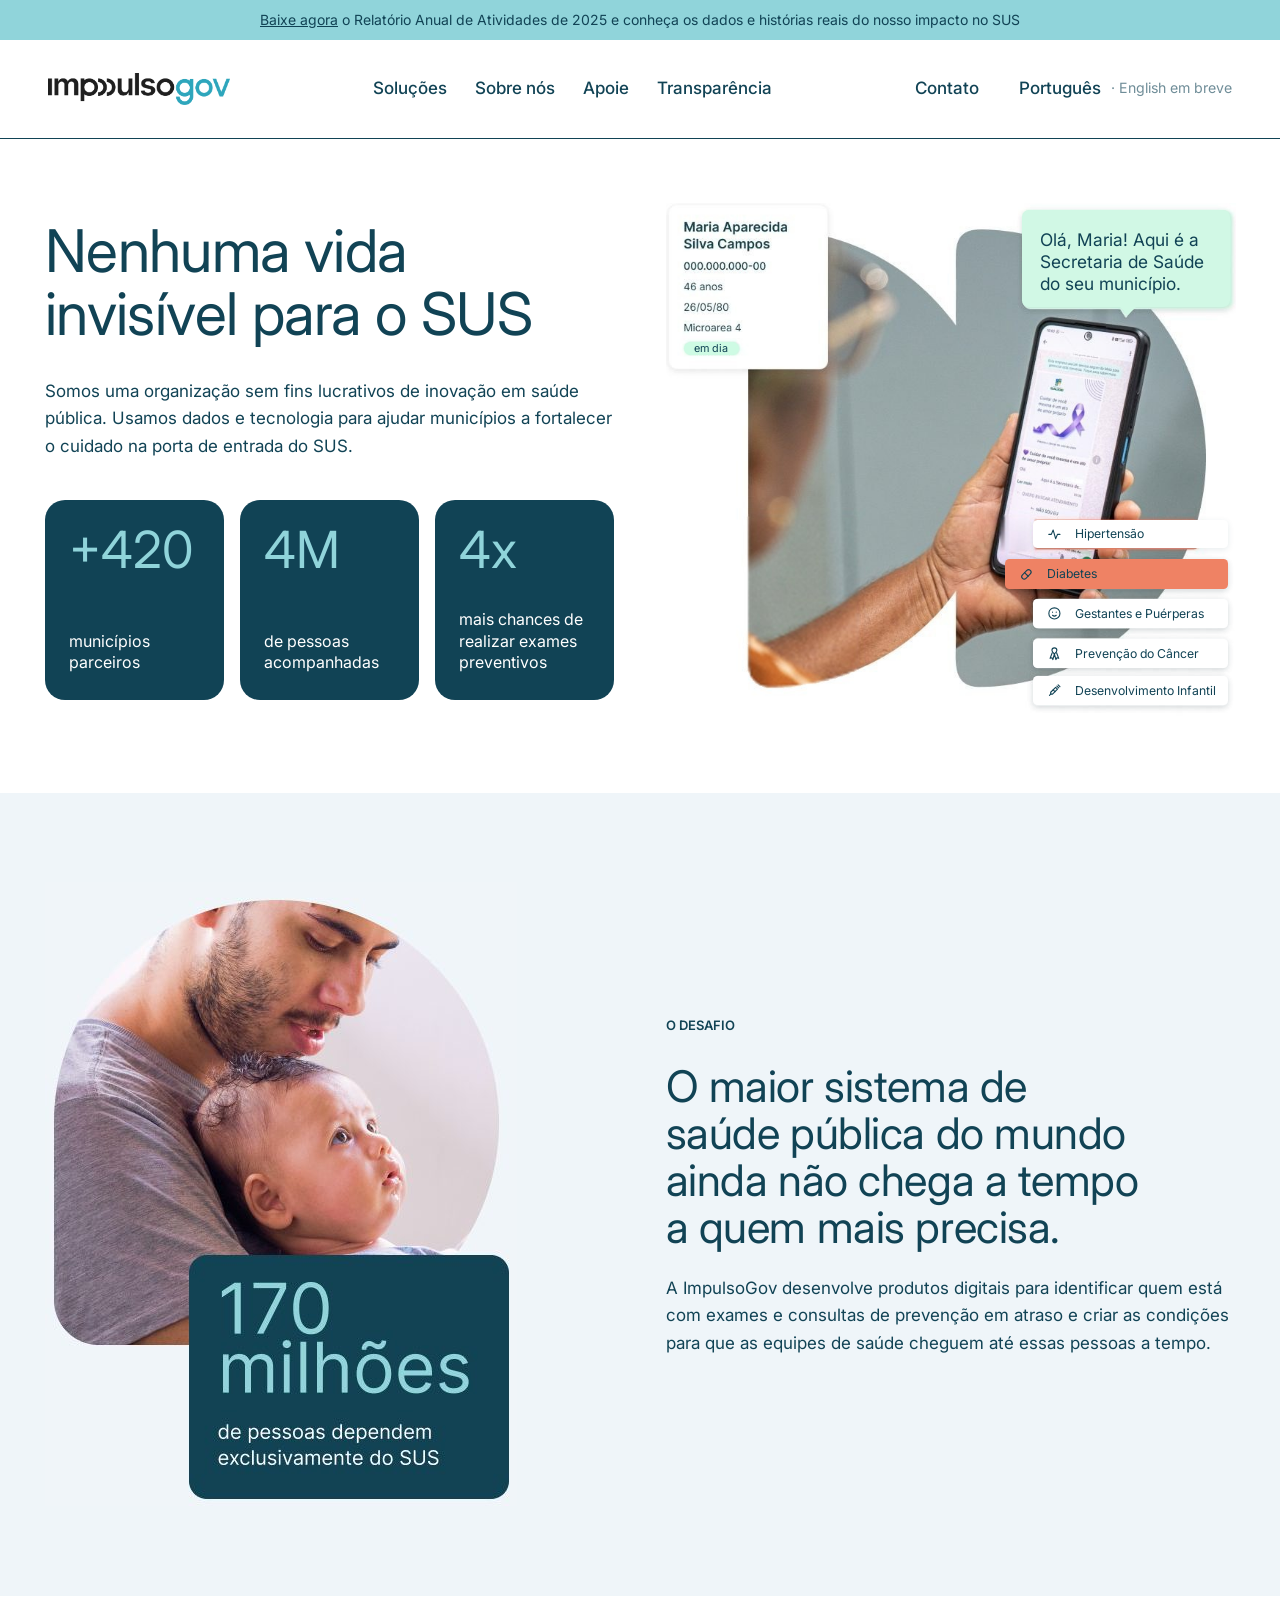
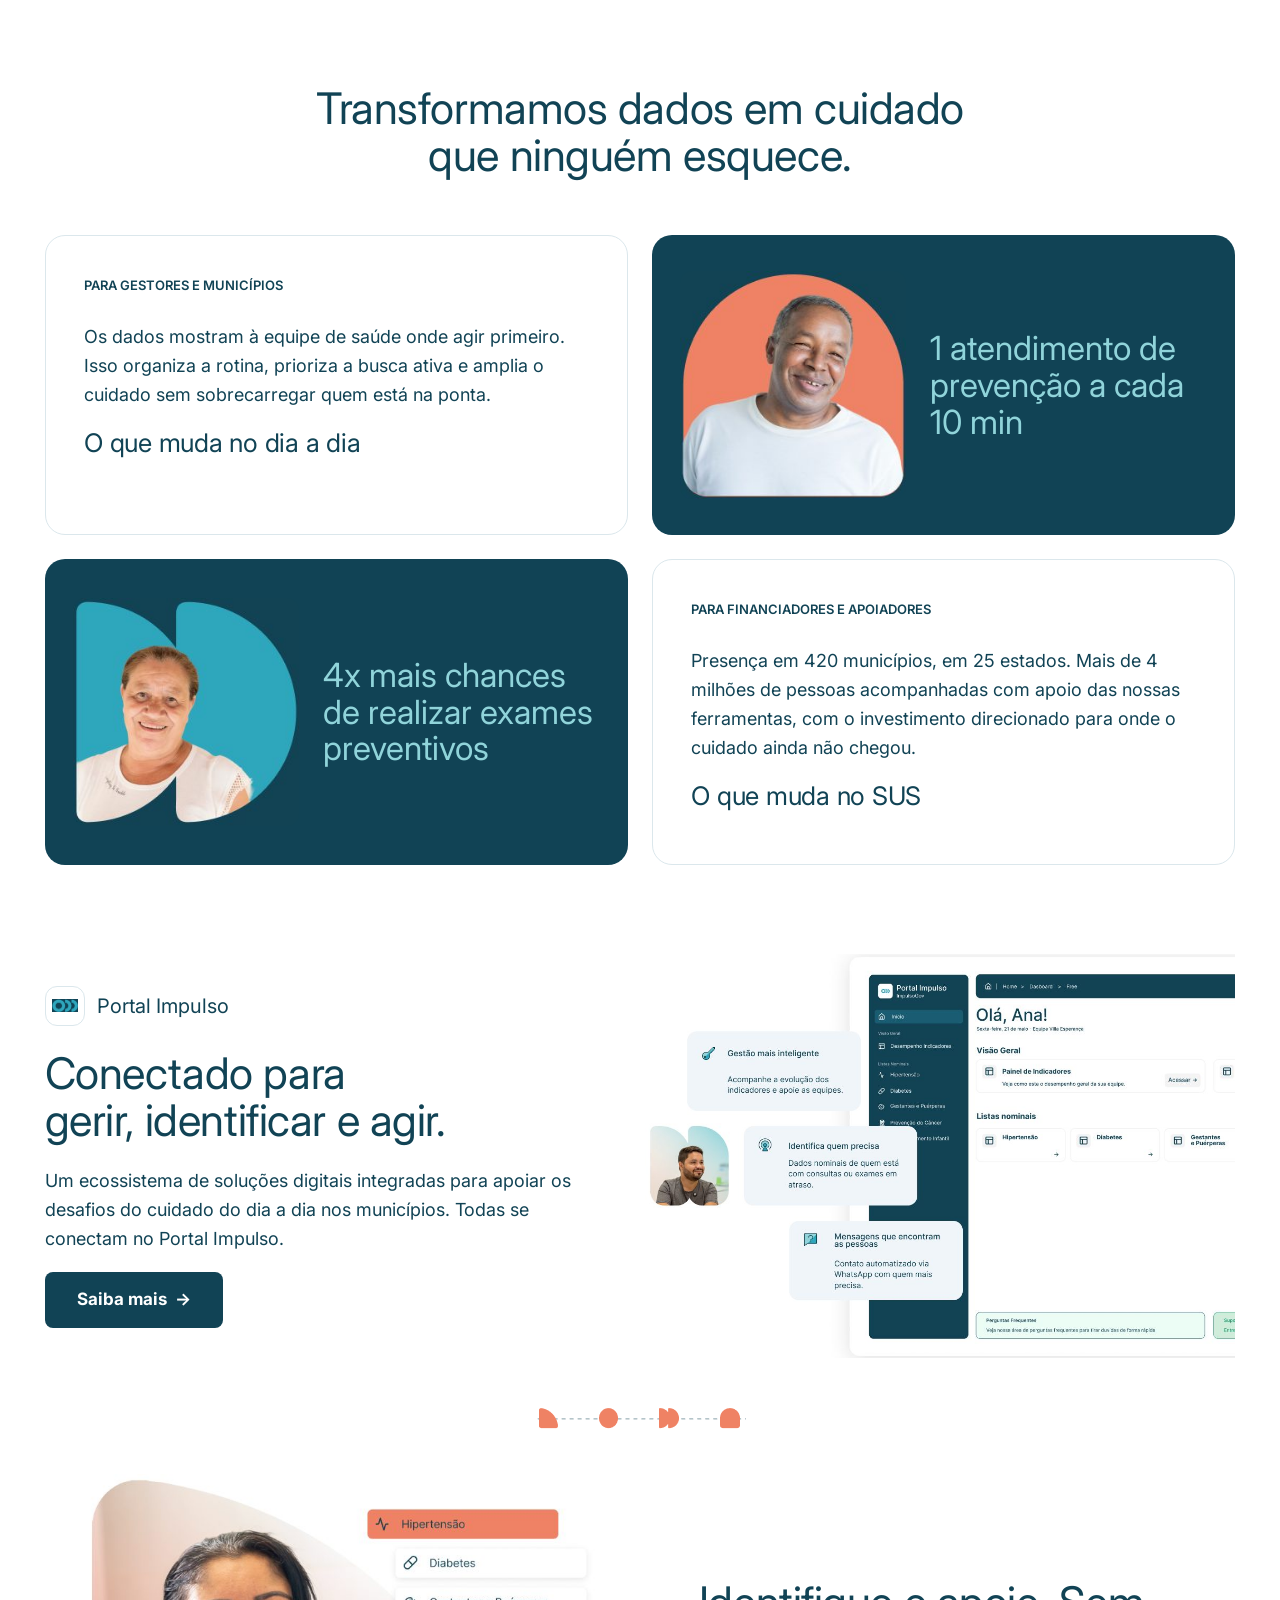
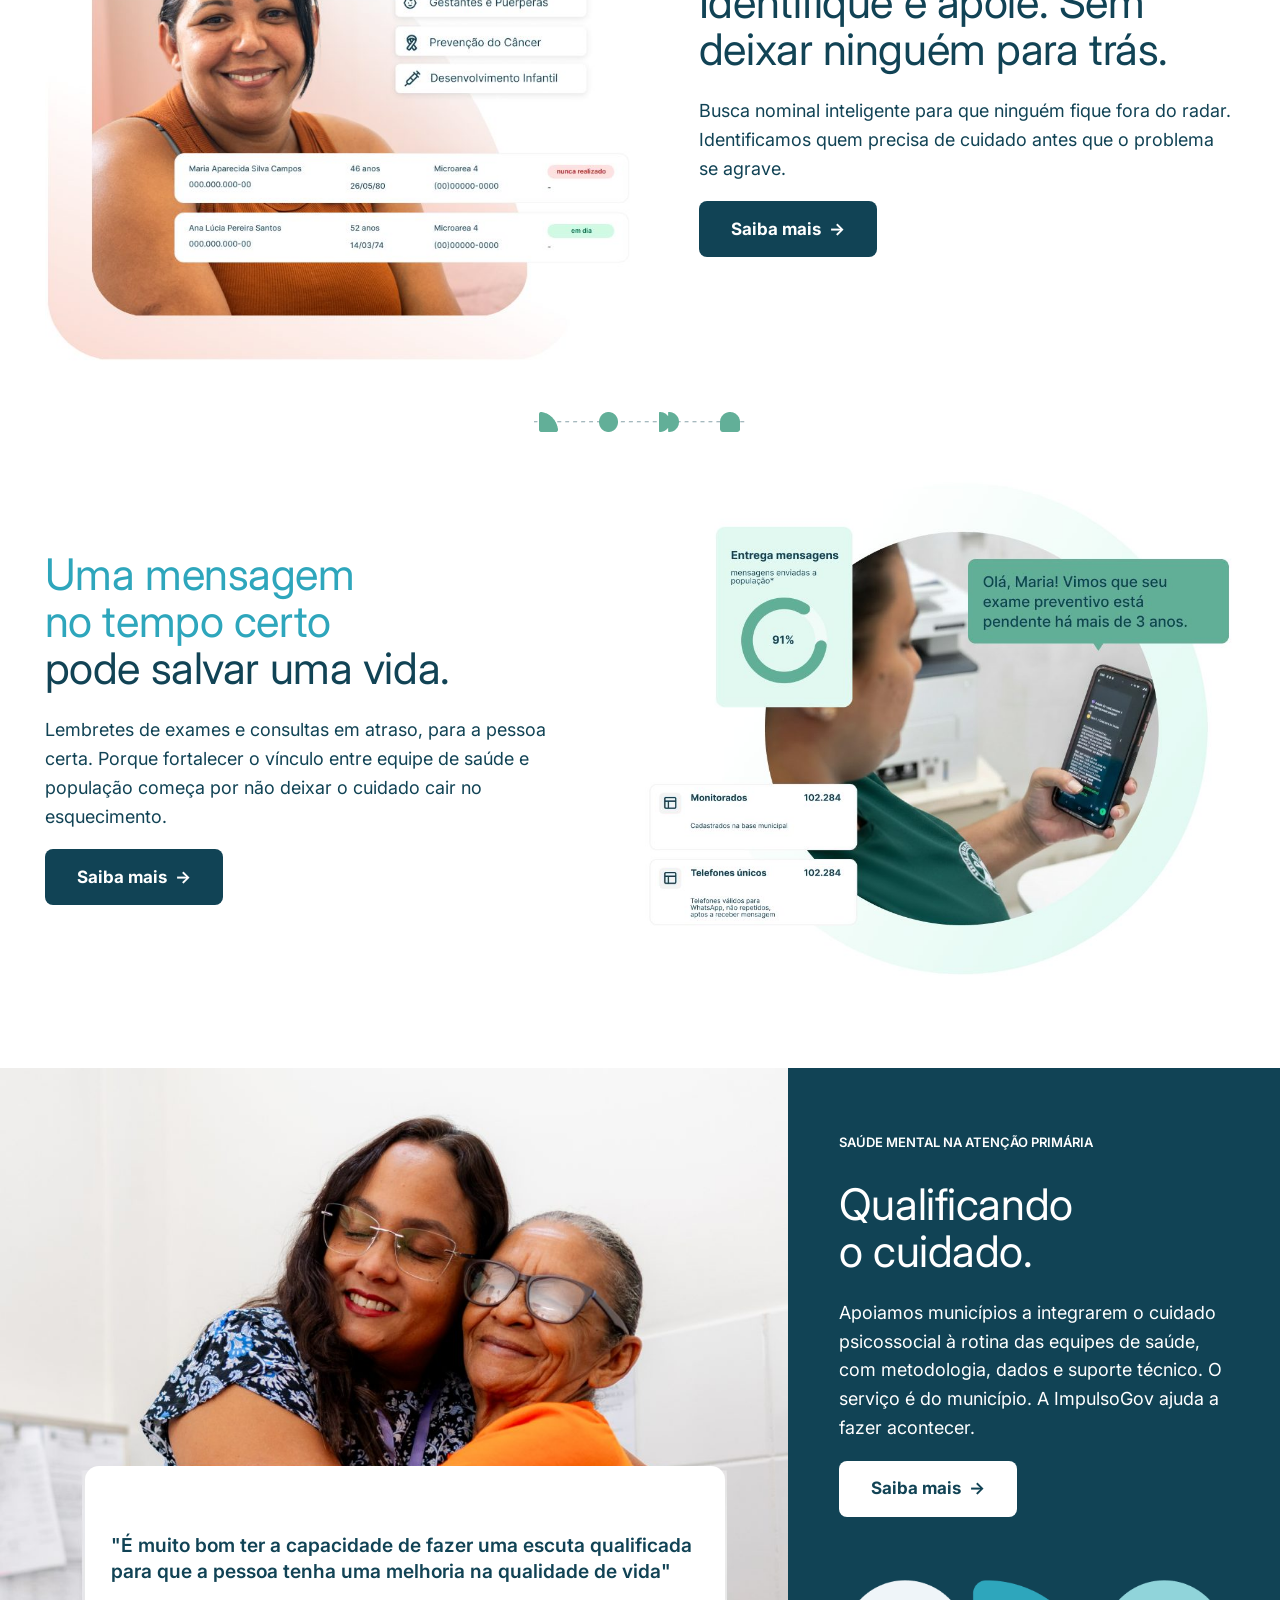
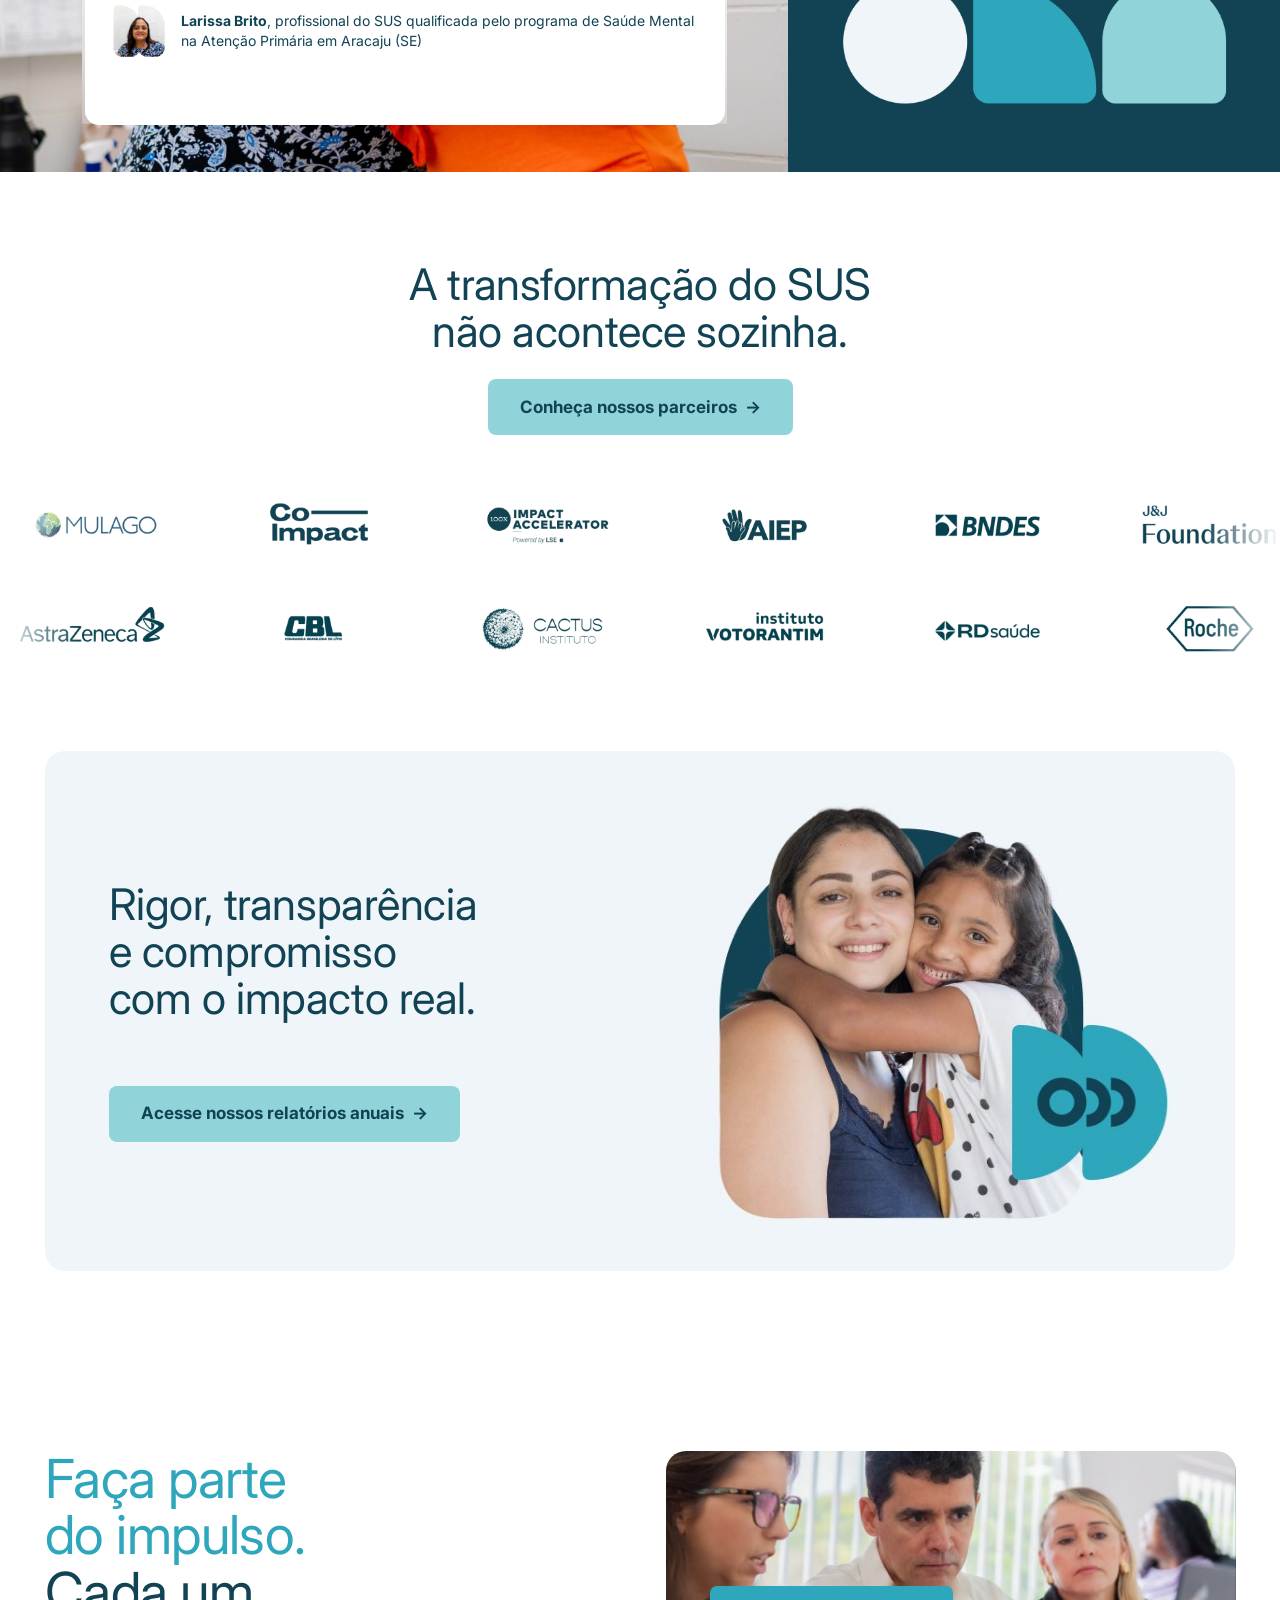
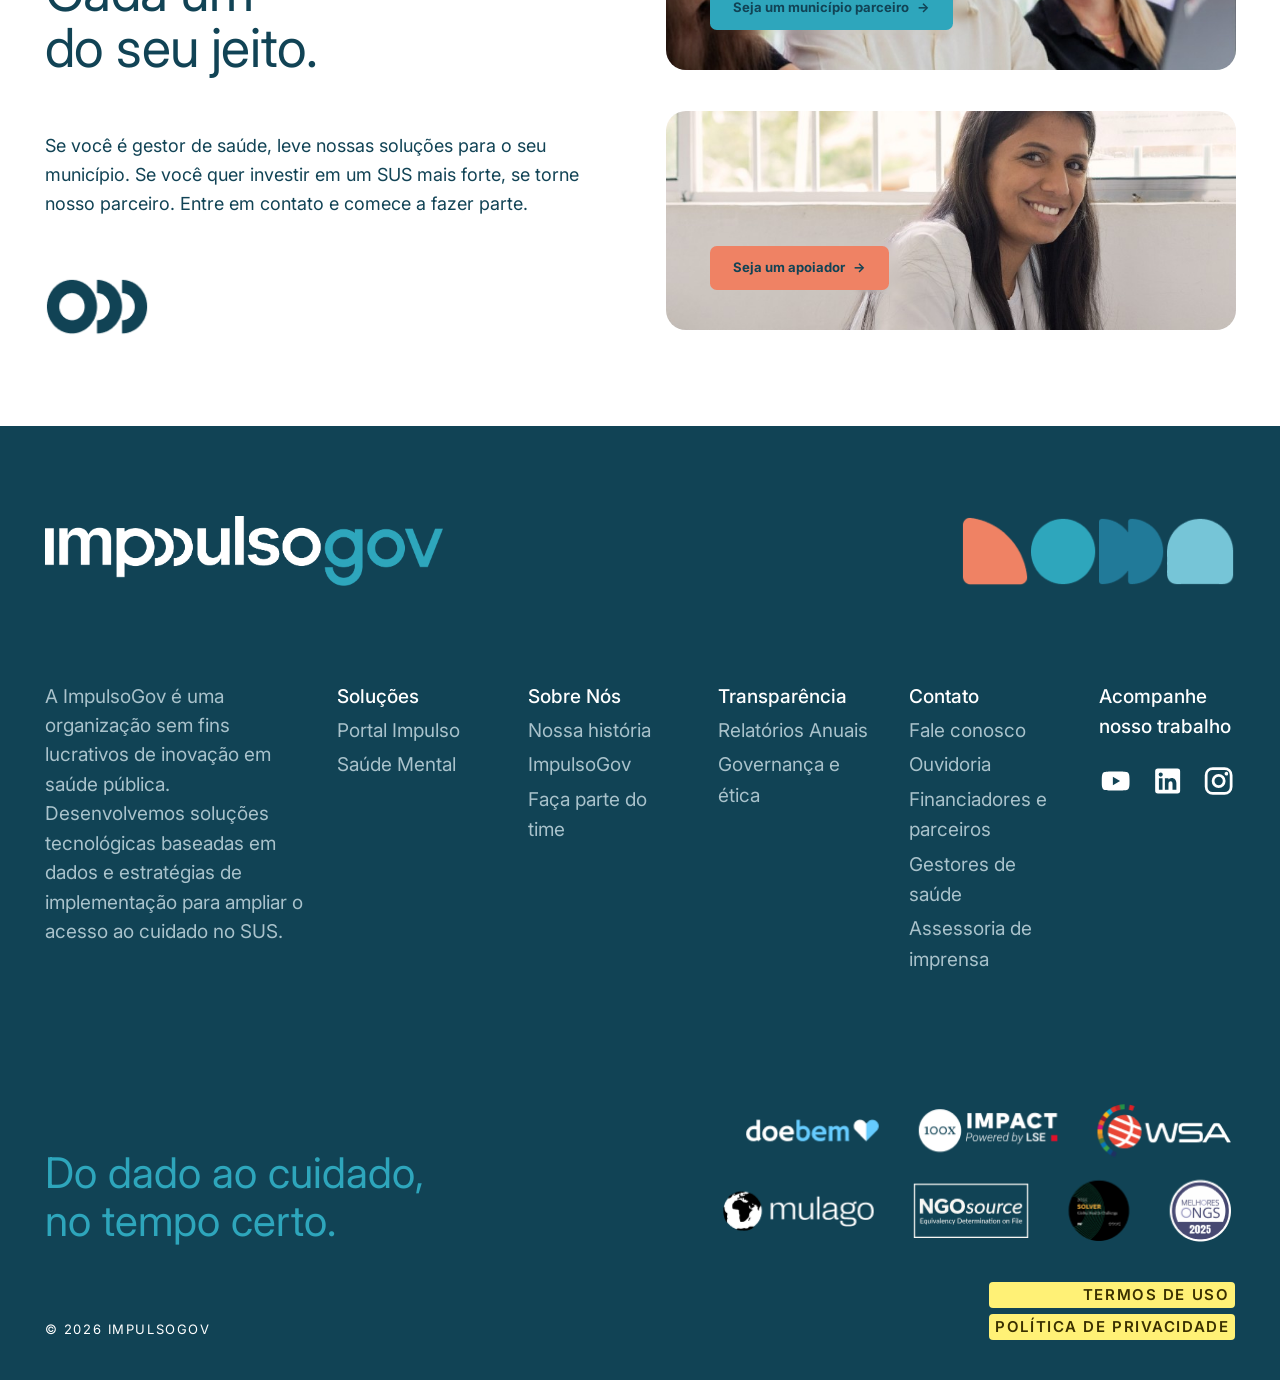
<file: index.html>
<!DOCTYPE html>
<html lang="pt-BR">
<head>
<meta charset="utf-8">
<meta name="viewport" content="width=device-width, initial-scale=1">
<meta name="robots" content="noindex, nofollow">
<title>ImpulsoGov | Nenhuma vida invisível para o SUS</title>
<meta name="description" content="Organização sem fins lucrativos de inovação em saúde pública. Dados e tecnologia para o cuidado chegar a tempo a quem mais precisa no SUS.">
<link rel="preconnect" href="https://fonts.googleapis.com">
<link rel="preconnect" href="https://fonts.gstatic.com" crossorigin>
<link href="https://fonts.googleapis.com/css2?family=Inter:wght@400;500;600;700&display=swap" rel="stylesheet">
<link rel="stylesheet" href="assets/css/site.css?v=09dd28bc">
<link rel="icon" href="assets/img/favicon.png?v=c66a25c4">
</head>
<body>
<div class="topbar"><a href="https://www.impulsogov.org/s/ImpulsoGov_Relatorio_PT.pdf">Baixe agora</a> o Relatório Anual de Atividades de 2025 e conheça os dados e histórias reais do nosso impacto no SUS</div>
<header class="site-header">
  <div class="wrap">
    <a class="logo" href="index.html" aria-label="ImpulsoGov, página inicial"><img src="assets/img/logo.png?v=9554e638" alt="ImpulsoGov" width="184" height="32"></a>
    <nav class="nav" aria-label="Principal"><div class="sub"><button type="button" aria-haspopup="true">Soluções</button><div class="menu"><a href="portal-impulso.html">Portal Impulso</a><a href="saude-mental.html">Saúde Mental</a></div></div><a href="sobre-nos.html">Sobre nós</a><a href="apoie.html">Apoie</a><a href="transparencia.html">Transparência</a></nav>
    <div class="head-right">
      <a href="mailto:contato@impulsogov.org">Contato</a>
      <span class="lang">Português <small title="Versão em inglês em construção">· English em breve</small></span>
    </div>
    <button class="menu-toggle" type="button" aria-expanded="false">Menu</button>
  </div>
</header>
<main id="conteudo">
<section class="home-hero"><div class="wrap split">
  <div>
    <h1>Nenhuma vida invisível para o SUS</h1>
    <p class="lead">Somos uma organização sem fins lucrativos de inovação em saúde pública. Usamos dados e tecnologia para ajudar municípios a fortalecer o cuidado na porta de entrada do SUS.</p>
    <div class="stats">
      <div class="stat"><b>+420</b><span>municípios parceiros</span></div>
      <div class="stat"><b>4M</b><span>de pessoas acompanhadas</span></div>
      <div class="stat"><b>4x</b><span>mais chances de realizar exames preventivos</span></div>
    </div>
  </div>
  <div class="hero-anim" aria-label="Animação: o Portal Impulso identifica Maria Aparecida, a Secretaria de Saúde envia uma mensagem e as linhas de cuidado acompanhadas se revezam: hipertensão, diabetes, gestantes e puérperas, prevenção do câncer e desenvolvimento infantil" role="img">
    <img class="hero-visual" src="assets/img/fig/home-hero-base.jpg?v=1d0c12fe" alt="" width="777" height="700" fetchpriority="high">
    <span class="tag-dia" style="left:3.089%;top:27.000%;width:9.781%;height:2.714%">em dia</span>
    <div class="bubble" style="left:62.548%;top:1.286%;width:36.551%;height:19.000%"><p>Olá, Maria! Aqui é a Secretaria de Saúde do seu município.</p><i class="dots"><b></b><b></b><b></b></i></div>
    <ul class="chips" aria-hidden="true"><li class="chip" style="top:61.714%;height:5.571%"><svg viewBox="0 0 24 24" width="20" height="20" aria-hidden="true"><path d="M3 12h4l3-7 4 14 3-7h4"/></svg><span>Hipertensão</span></li><li class="chip" style="top:69.429%;height:5.714%"><svg viewBox="0 0 24 24" width="20" height="20" aria-hidden="true"><rect x="3" y="8" width="18" height="8" rx="4" transform="rotate(-45 12 12)"/><path d="M9 9l6 6"/></svg><span>Diabetes</span></li><li class="chip" style="top:77.143%;height:5.714%"><svg viewBox="0 0 24 24" width="20" height="20" aria-hidden="true"><circle cx="12" cy="12" r="9"/><path d="M9 10h.01M15 10h.01M9 15c1.5 1.3 4.5 1.3 6 0"/></svg><span>Gestantes e Puérperas</span></li><li class="chip" style="top:85.000%;height:5.714%"><svg viewBox="0 0 24 24" width="20" height="20" aria-hidden="true"><path d="M12 3a4 4 0 00-4 4c0 3 4 6 4 6s4-3 4-6a4 4 0 00-4-4z"/><path d="M8.5 11L5 20l3-1 1.5 3L12 13M15.5 11L19 20l-3-1-1.5 3L12 13"/></svg><span>Prevenção do Câncer</span></li><li class="chip" style="top:92.143%;height:5.714%"><svg viewBox="0 0 24 24" width="20" height="20" aria-hidden="true"><path d="M18 3l3 3M16 5l3 3M14 7l3 3-8 8H6v-3z"/><path d="M4 20l2-2M10 11l3 3"/></svg><span>Desenvolvimento Infantil</span></li></ul>
  </div>
</div></section>
<script>
(function(){
  var box=document.querySelector('.hero-anim'); if(!box) return;
  var chips=box.querySelectorAll('.chip'), bubble=box.querySelector('.bubble'), i=0;
  chips[0].classList.add('on');
  if(window.matchMedia('(prefers-reduced-motion: reduce)').matches) return;
  function type(){ bubble.classList.add('typing'); setTimeout(function(){bubble.classList.remove('typing')},1100); }
  setTimeout(type,700);
  setInterval(function(){
    chips[i].classList.remove('on'); i=(i+1)%chips.length; chips[i].classList.add('on');
    if(i===0) type();
  },2200);
})();
</script>

<section class="band bg-fundo desafio"><div class="wrap split">
  <img src="assets/img/fig/home-desafio.jpg?v=b6604ea5" alt="Pai segurando o bebê no colo. 170 milhões de pessoas dependem exclusivamente do SUS" width="472" height="624" style="width:100%;max-width:472px">
  <div>
    <span class="small-label">O desafio</span>
    <h2>O maior sistema de saúde pública do mundo ainda não chega a tempo a quem mais precisa.</h2>
    <p class="lead">A ImpulsoGov desenvolve produtos digitais para identificar quem está com exames e consultas de prevenção em atraso e criar as condições para que as equipes de saúde cheguem até essas pessoas a tempo.</p>
  </div>
</div></section>

<section class="band"><div class="wrap">
  <h2 class="center">Transformamos dados em cuidado<br>que ninguém esquece.</h2>
  <div class="grid-2x2">
    <div class="card">
      <span class="small-label">Para gestores e municípios</span>
      <p>Os dados mostram à equipe de saúde onde agir primeiro. Isso organiza a rotina, prioriza a busca ativa e amplia o cuidado sem sobrecarregar quem está na ponta.</p>
      <h3>O que muda no dia a dia</h3>
    </div>
    <div class="feat"><img src="assets/img/fig/home-card-atendimento.jpg?v=78a7bf27" alt="Homem sorrindo" width="270" height="272"><b>1 atendimento de prevenção a cada 10 min</b></div>
    <div class="feat"><img src="assets/img/fig/home-card-dshape.jpg?v=33ee077d" alt="Mulher sorrindo" width="272" height="274"><b>4x mais chances de realizar exames preventivos</b></div>
    <div class="card">
      <span class="small-label">Para financiadores e apoiadores</span>
      <p>Presença em 420 municípios, em 25 estados. Mais de 4 milhões de pessoas acompanhadas com apoio das nossas ferramentas, com o investimento direcionado para onde o cuidado ainda não chegou.</p>
      <h3>O que muda no SUS</h3>
    </div>
  </div>
</div></section>

<section class="band" style="padding-top:0"><div class="wrap">
  <div class="sol rev">
    <video class="anim" autoplay muted loop playsinline preload="metadata" poster="assets/img/fig/home-portal.jpg?v=b5a3668b" width="1170" height="968" aria-label="Animação da tela inicial do Portal Impulso"><source src="assets/video/portal-s4b.mp4?v=1ec97d72" type="video/mp4"></video>
    <div class="txt">
      <span class="chip-portal" style="font-size:20px;gap:12px;margin-bottom:24px"><span style="width:40px;height:40px"><img src="assets/img/fig/od-teal.png?v=d77f8c5e" alt="" style="width:26px"></span>Portal Impulso</span>
      <h2>Conectado para gerir, identificar e agir.</h2>
      <p>Um ecossistema de soluções digitais integradas para apoiar os desafios do cuidado do dia a dia nos municípios. Todas se conectam no Portal Impulso.</p>
      <a class="btn btn-dark" href="portal-impulso.html">Saiba mais</a>
    </div>
  </div>
  <img class="dots" src="assets/img/fig/dots-coral.png?v=c439939b" alt="">
  <div class="sol">
    <video class="anim" autoplay muted loop playsinline preload="metadata" poster="assets/img/fig/home-busca.jpg?v=ae2c7816" width="926" height="726" aria-label="Animação: profissional de saúde e lista nominal por linha de cuidado"><source src="assets/video/home-s5.mp4?v=cd07e4fd" type="video/mp4"></video>
    <div class="txt">
      <h2>Identifique e apoie. Sem deixar ninguém para trás.</h2>
      <p>Busca nominal inteligente para que ninguém fique fora do radar. Identificamos quem precisa de cuidado antes que o problema se agrave.</p>
      <a class="btn btn-dark" href="portal-impulso.html#busca-ativa">Saiba mais</a>
    </div>
  </div>
  <img class="dots" src="assets/img/fig/dots-verde.png?v=94952108" alt="">
  <div class="sol rev">
    <video class="anim" autoplay muted loop playsinline preload="metadata" poster="assets/img/fig/home-mensagem.jpg?v=bcca8f43" width="1000" height="878" aria-label="Animação: agente de saúde com celular e indicador de entrega de mensagens"><source src="assets/video/home-s6.mp4?v=9dfa0f19" type="video/mp4"></video>
    <div class="txt">
      <h2><span class="c-azul">Uma mensagem<br>no tempo certo</span><br>pode salvar uma vida.</h2>
      <p>Lembretes de exames e consultas em atraso, para a pessoa certa. Porque fortalecer o vínculo entre equipe de saúde e população começa por não deixar o cuidado cair no esquecimento.</p>
      <a class="btn btn-dark" href="portal-impulso.html#mensagens">Saiba mais</a>
    </div>
  </div>
</div></section>

<section class="bg-dark"><div class="sm-home">
  <div class="photo">
    <img src="assets/img/fig/home-sm-foto.jpg?v=4f4bfea1" alt="Profissional de saúde abraçando uma senhora em Aracaju" width="1057" height="945">
    <div class="qcard"><q>É muito bom ter a capacidade de fazer uma escuta qualificada para que a pessoa tenha uma melhoria na qualidade de vida</q>
      <div class="who"><img src="assets/img/fig/larissa-avatar.png?v=38f476b7" alt="" width="84" height="84"><span><b>Larissa Brito</b>, profissional do SUS qualificada pelo programa de Saúde Mental na Atenção Primária em Aracaju (SE)</span></div></div>
  </div>
  <div class="txt">
    <span class="small-label">Saúde mental na atenção primária</span>
    <h2>Qualificando o cuidado.</h2>
    <p>Apoiamos municípios a integrarem o cuidado psicossocial à rotina das equipes de saúde, com metodologia, dados e suporte técnico. O serviço é do município. A ImpulsoGov ajuda a fazer acontecer.</p>
    <div><a class="btn btn-branco" href="saude-mental.html">Saiba mais</a></div>
    <img src="assets/img/fig/home-sm-formas.png?v=1a13f475" alt="" style="margin-top:60px;max-width:420px">
  </div>
</div></section>

<section class="band" style="padding-bottom:40px">
  <div class="wrap center">
    <h2>A transformação do SUS<br>não acontece sozinha.</h2>
    <a class="btn btn-claro" href="apoie.html#parceiros">Conheça nossos parceiros</a>
  </div>
  <div class="marquee" aria-label="Parceiros"><div class="track" id="mq1"></div></div>
  <div class="marquee rev" style="margin-top:20px" aria-hidden="true"><div class="track" id="mq2"></div></div>
</section>

<section class="band" style="padding-top:40px"><div class="wrap">
  <div class="transp-card">
    <div>
      <h2>Rigor, transparência e compromisso com o impacto real.</h2>
      <a class="btn btn-claro" href="transparencia.html#relatorios" style="margin-top:40px">Acesse nossos relatórios anuais</a>
    </div>
    <img src="assets/img/fig/home-transp.jpg?v=def270f8" alt="Mãe e filha abraçadas" width="490" height="447" style="justify-self:end">
  </div>
</div></section>
<script>
{const a=['mulago','coimpact','100x','aiep','bndes','jj','lemann','idis','ieps','insper','lafer','mcgovern','devive','dynamo','umane','conasems','msd'];
 const b=['astrazeneca','cbl','cactus','votorantim','rdsaude','roche','einstein','arapyau','artemisia','clp','fnp','behring','inloco','opy','novonordisk','raps','republica','sanofi','turnio','vetor','vital','workco'];
 const f=(l)=>l.concat(l).map(n=>`<img src="assets/img/fig/logo-${n}.png?v=1" alt="${n}" width="291" height="123">`).join('');
 document.getElementById('mq1').innerHTML=f(a);document.getElementById('mq2').innerHTML=f(b);}
</script>

<section class="band"><div class="wrap faca">
  <div class="left">
    <div>
      <h2><span class="c-azul">Faça parte<br>do impulso.</span><br>Cada um<br>do seu jeito.</h2>
      <p style="margin-top:56px">Se você é gestor de saúde, leve nossas soluções para o seu município. Se você quer investir em um SUS mais forte, se torne nosso parceiro. Entre em contato e comece a fazer parte.</p>
    </div>
    <img src="assets/img/fig/marca-od.png?v=334b3109" alt="" width="105" height="56">
  </div>
  <div>
    <div class="cta-photo"><img src="assets/img/fig/cta-municipio.jpg?v=f68399ee" alt="Gestores de saúde em reunião de trabalho" loading="lazy"><a class="btn btn-azul" href="mailto:contato@impulsogov.org?subject=Quero%20ser%20munic%C3%ADpio%20parceiro">Seja um município parceiro</a></div>
    <div class="cta-photo"><img src="assets/img/fig/cta-apoiador.jpg?v=caf800f7" alt="Profissional de saúde sorrindo" loading="lazy"><a class="btn btn-laranja" href="apoie.html">Seja um apoiador</a></div>
  </div>
</div></section>

</main>
<footer class="site-footer">
  <div class="wrap">
    <div class="row1">
      <img class="flogo" src="assets/img/logo-branco.png?v=1f5fca19" alt="ImpulsoGov" width="391" height="70">
      <img class="shapes" src="assets/img/fig/footer-formas.png?v=8a8a351a" alt="" width="290" height="74">
    </div>
    <div class="f-cols">
      <p>A ImpulsoGov é uma organização sem fins lucrativos de inovação em saúde pública. Desenvolvemos soluções tecnológicas baseadas em dados e estratégias de implementação para ampliar o acesso ao cuidado no SUS.</p>
      <div><h4>Soluções</h4><ul><li><a href="portal-impulso.html">Portal Impulso</a></li><li><a href="saude-mental.html">Saúde Mental</a></li></ul></div>
      <div><h4>Sobre Nós</h4><ul><li><a href="sobre-nos.html#historia">Nossa história</a></li><li><a href="sobre-nos.html#time">ImpulsoGov</a></li><li><a href="sobre-nos.html#vagas">Faça parte do time</a></li></ul></div>
      <div><h4>Transparência</h4><ul><li><a href="transparencia.html#relatorios">Relatórios Anuais</a></li><li><a href="transparencia.html#documentos">Governança e ética</a></li></ul></div>
      <div><h4>Contato</h4><ul>
        <li><a href="mailto:contato@impulsogov.org">Fale conosco</a></li>
        <li><a href="mailto:ouvidoria@impulsogov.org">Ouvidoria</a></li>
        <li><a href="apoie.html">Financiadores e parceiros</a></li>
        <li><a href="mailto:contato@impulsogov.org?subject=Gestor%20de%20sa%C3%BAde">Gestores de saúde</a></li>
        <li><a href="mailto:contato@impulsogov.org?subject=Imprensa">Assessoria de imprensa</a></li>
      </ul></div>
      <div><h4>Acompanhe nosso trabalho</h4>
        <div class="social">
          <a href="https://www.youtube.com/@impulsogov" aria-label="YouTube"><svg viewBox="0 0 24 24"><path d="M10 15l5.2-3L10 9v6zm11.6-7.8c.3.9.4 2.1.4 3.8v2c0 1.7-.1 2.9-.4 3.8-.2.8-.9 1.4-1.7 1.6-1 .3-4.2.4-7.9.4s-6.9-.1-7.9-.4c-.8-.2-1.5-.8-1.7-1.6C2.1 15.9 2 14.7 2 13v-2c0-1.7.1-2.9.4-3.8.2-.8.9-1.4 1.7-1.6C5.1 5.3 8.3 5.2 12 5.2s6.9.1 7.9.4c.8.2 1.5.8 1.7 1.6z"/></svg></a>
          <a href="https://www.linkedin.com/company/impulsogov/" aria-label="LinkedIn"><svg viewBox="0 0 24 24"><path d="M19 3a2 2 0 012 2v14a2 2 0 01-2 2H5a2 2 0 01-2-2V5a2 2 0 012-2h14zM8.3 18.3V10H5.7v8.3h2.6zM7 8.9a1.5 1.5 0 100-3 1.5 1.5 0 000 3zm11.3 9.4v-4.6c0-2.4-1.3-3.9-3.4-3.9-1.1 0-1.9.6-2.3 1.2V10H10v8.3h2.6v-4.4c0-1.1.6-1.8 1.5-1.8.9 0 1.4.6 1.4 1.8v4.4h2.8z"/></svg></a>
          <a href="https://www.instagram.com/impulsogov" aria-label="Instagram"><svg viewBox="0 0 24 24"><path d="M7.8 2h8.4A5.8 5.8 0 0122 7.8v8.4a5.8 5.8 0 01-5.8 5.8H7.8A5.8 5.8 0 012 16.2V7.8A5.8 5.8 0 017.8 2zm-.2 2A3.6 3.6 0 004 7.6v8.8A3.6 3.6 0 007.6 20h8.8a3.6 3.6 0 003.6-3.6V7.6A3.6 3.6 0 0016.4 4H7.6zm9.6 1.5a1.3 1.3 0 110 2.5 1.3 1.3 0 010-2.5zM12 7a5 5 0 110 10 5 5 0 010-10zm0 2a3 3 0 100 6 3 3 0 000-6z"/></svg></a>
        </div>
      </div>
    </div>
    <div class="f-bottom">
      <p class="sig">Do dado ao cuidado,<br>no tempo certo.</p>
      <img class="selos" src="assets/img/fig/footer-selos.png?v=5c824811" alt="Selos e reconhecimentos: doebem, 100x Impact Accelerator (LSE), WSA, Mulago, NGOsource, MIT Solve, Melhores ONGs 2025" loading="lazy">
    </div>
    <div class="legal"><span>© 2026 ImpulsoGov</span><div><a href="#" class="todo">Termos de uso</a><a href="#" class="todo">Política de privacidade</a></div></div>
  </div>
</footer>
<script>
{const b=document.querySelector('.menu-toggle');
 b&&b.addEventListener('click',()=>{const o=document.body.classList.toggle('nav-open');b.setAttribute('aria-expanded',o)});
 if(matchMedia('(prefers-reduced-motion: reduce)').matches)document.querySelectorAll('video.anim').forEach(v=>{v.removeAttribute('autoplay');v.pause()});
 for(const c of document.querySelectorAll('[data-car]')){const t=document.getElementById(c.dataset.car);
   c.querySelectorAll('button').forEach((x,i)=>x.addEventListener('click',()=>t.scrollBy({left:(i?1:-1)*t.clientWidth*.8,behavior:'smooth'})))}
}
</script>
</body>
</html>
</file>
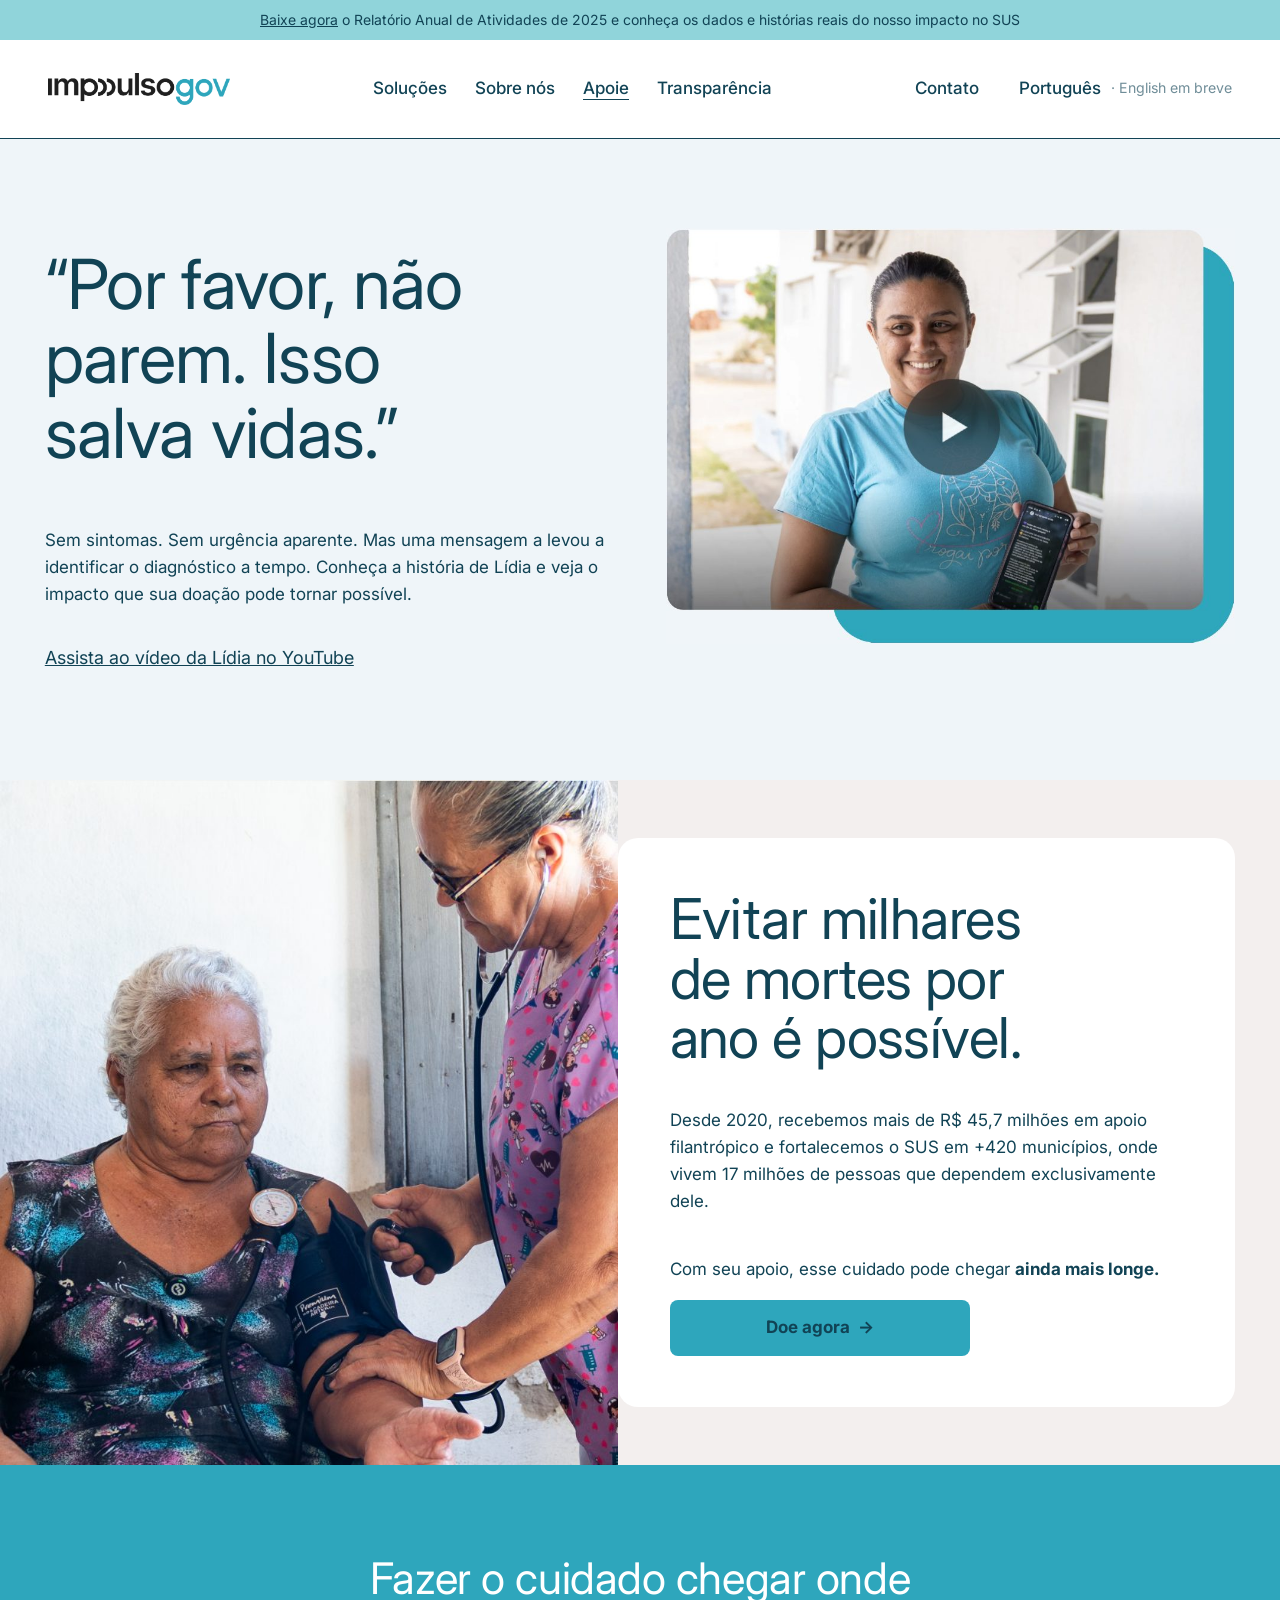
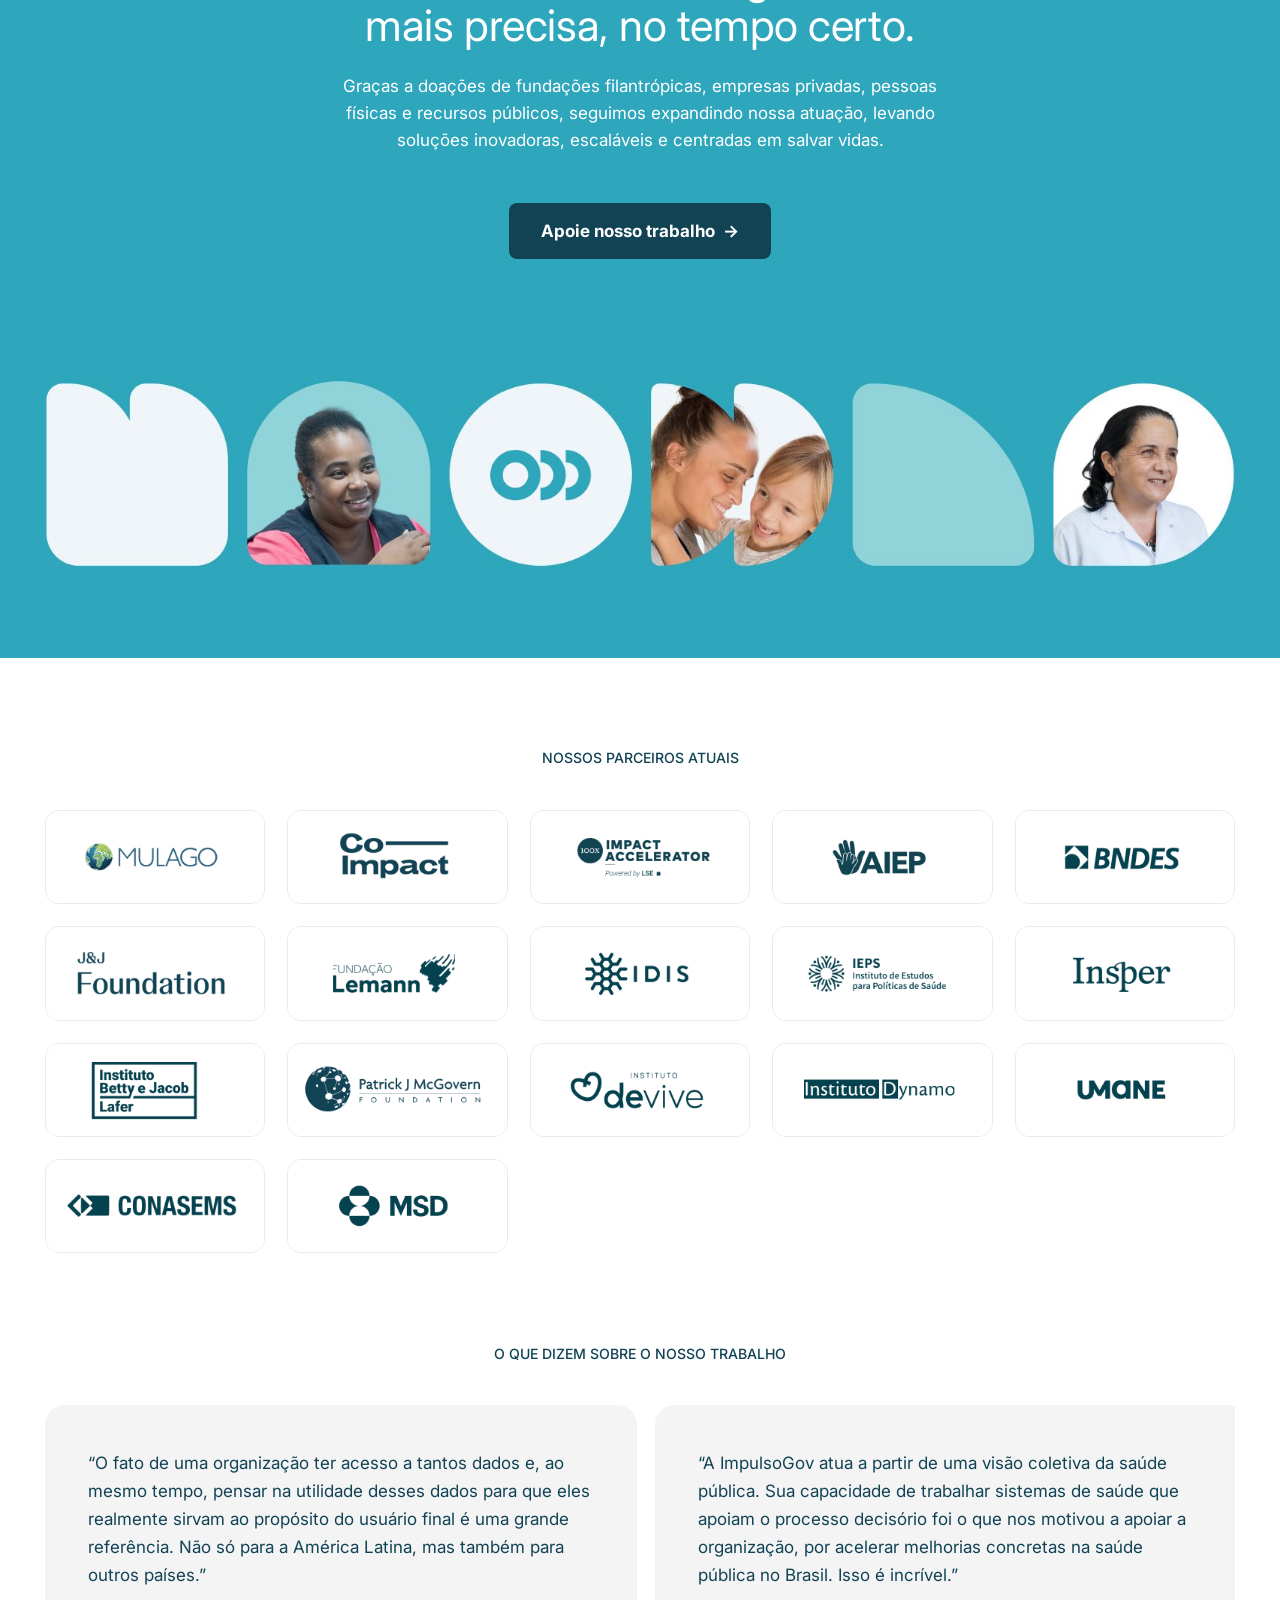
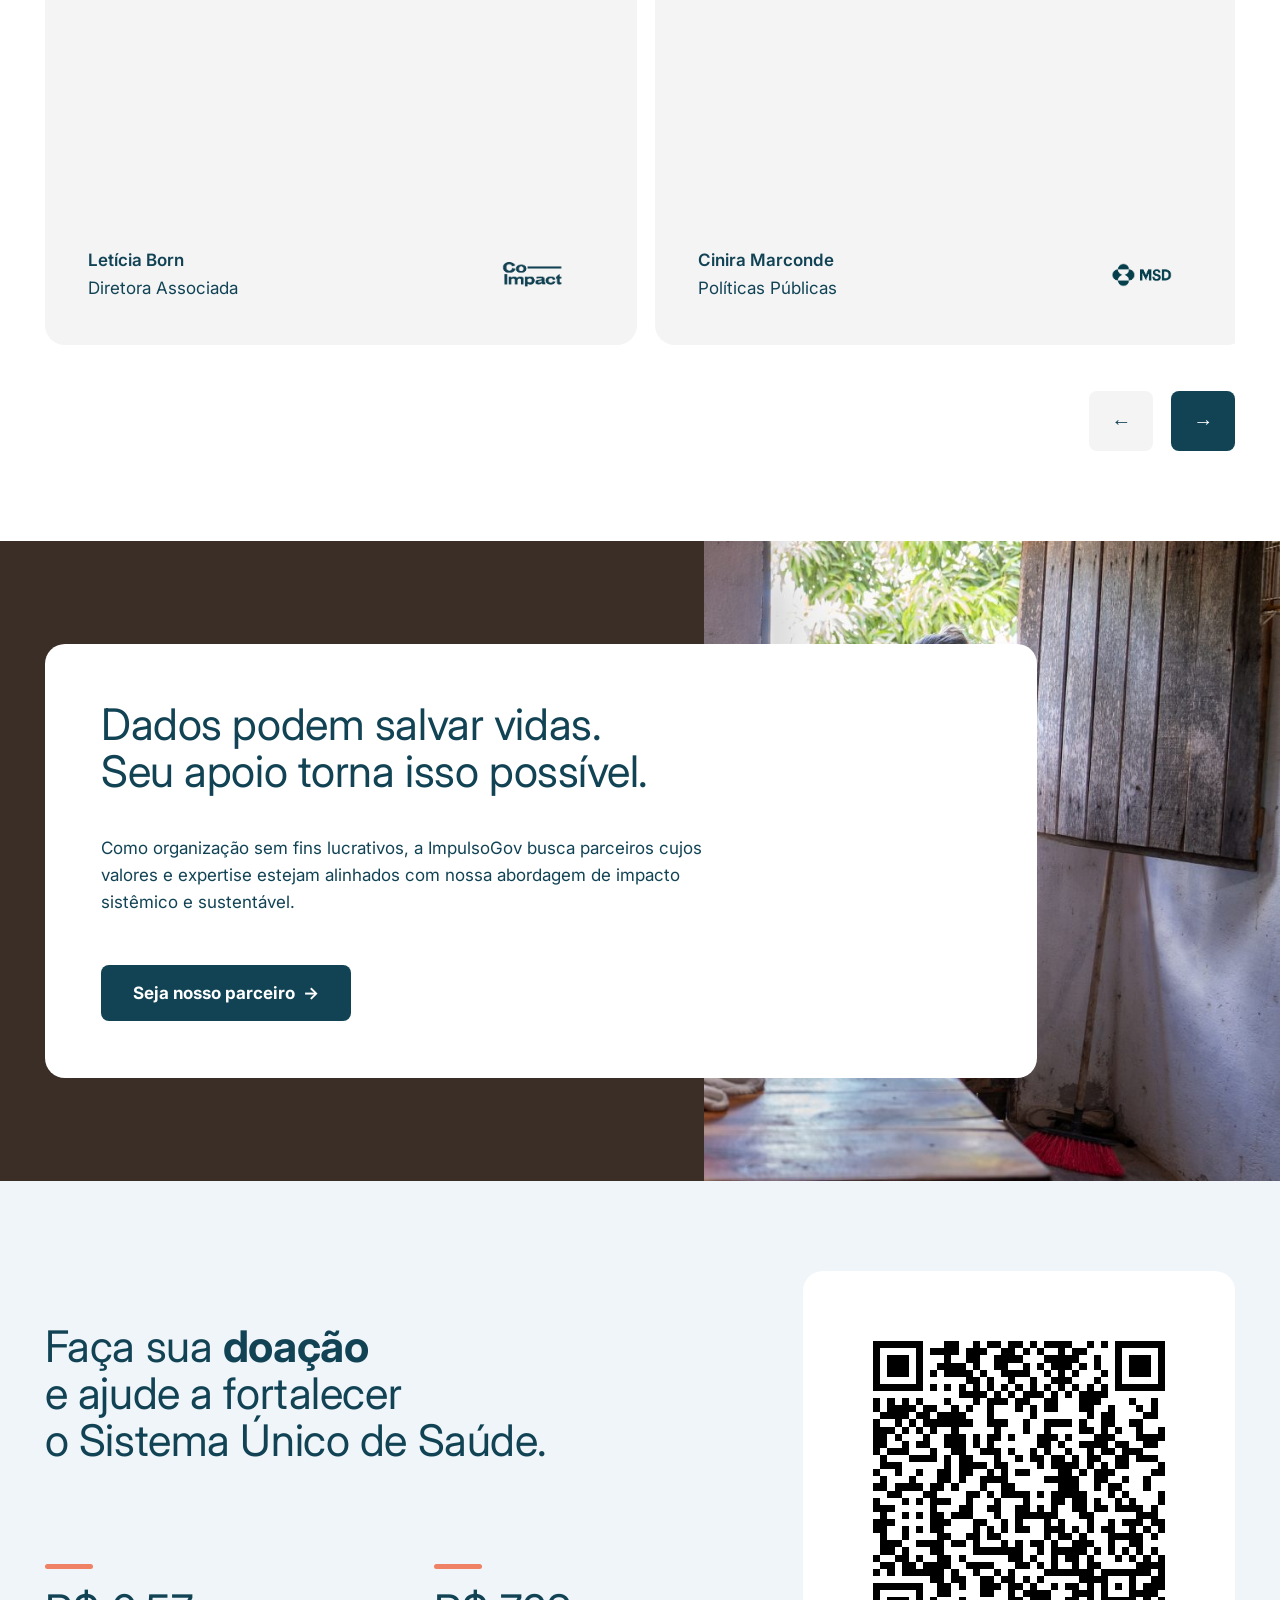
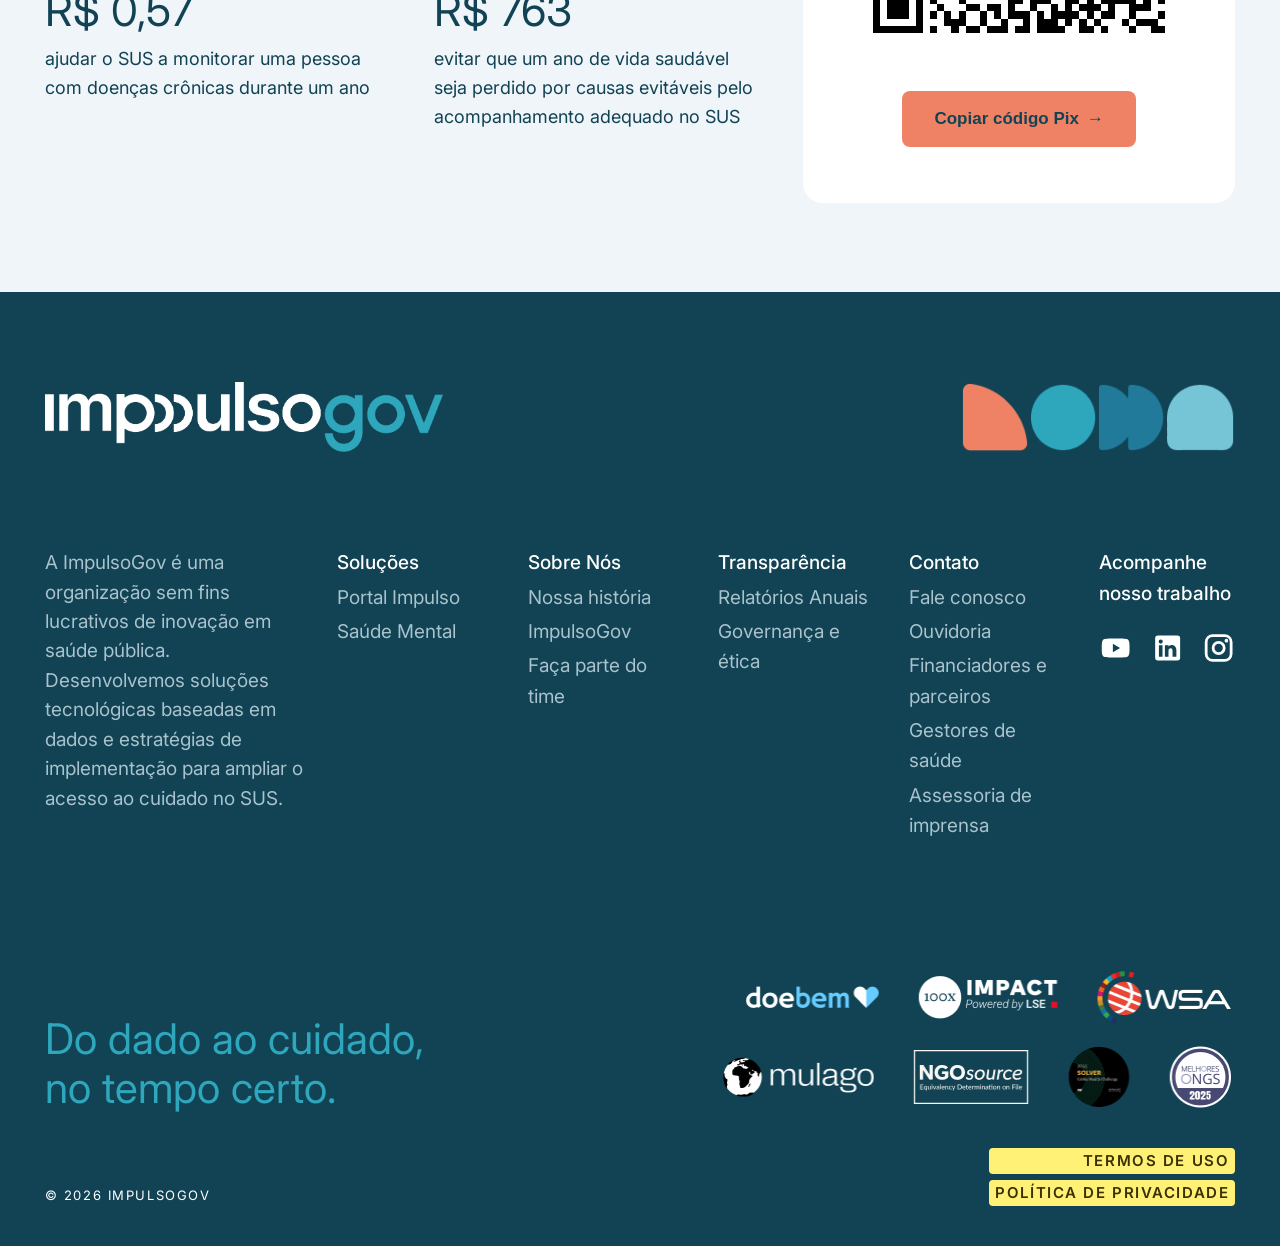
<file: apoie.html>
<!DOCTYPE html>
<html lang="pt-BR">
<head>
<meta charset="utf-8">
<meta name="viewport" content="width=device-width, initial-scale=1">
<meta name="robots" content="noindex, nofollow">
<title>Apoie | ImpulsoGov</title>
<meta name="description" content="Com seu apoio, o cuidado no SUS pode chegar ainda mais longe.">
<link rel="preconnect" href="https://fonts.googleapis.com">
<link rel="preconnect" href="https://fonts.gstatic.com" crossorigin>
<link href="https://fonts.googleapis.com/css2?family=Inter:wght@400;500;600;700&display=swap" rel="stylesheet">
<link rel="stylesheet" href="assets/css/site.css?v=09dd28bc">
<link rel="icon" href="assets/img/favicon.png?v=c66a25c4">
</head>
<body>
<div class="topbar"><a href="https://www.impulsogov.org/s/ImpulsoGov_Relatorio_PT.pdf">Baixe agora</a> o Relatório Anual de Atividades de 2025 e conheça os dados e histórias reais do nosso impacto no SUS</div>
<header class="site-header">
  <div class="wrap">
    <a class="logo" href="index.html" aria-label="ImpulsoGov, página inicial"><img src="assets/img/logo.png?v=9554e638" alt="ImpulsoGov" width="184" height="32"></a>
    <nav class="nav" aria-label="Principal"><div class="sub"><button type="button" aria-haspopup="true">Soluções</button><div class="menu"><a href="portal-impulso.html">Portal Impulso</a><a href="saude-mental.html">Saúde Mental</a></div></div><a href="sobre-nos.html">Sobre nós</a><a href="apoie.html" aria-current="page">Apoie</a><a href="transparencia.html">Transparência</a></nav>
    <div class="head-right">
      <a href="mailto:contato@impulsogov.org">Contato</a>
      <span class="lang">Português <small title="Versão em inglês em construção">· English em breve</small></span>
    </div>
    <button class="menu-toggle" type="button" aria-expanded="false">Menu</button>
  </div>
</header>
<main id="conteudo">
<section class="band ap-hero"><div class="wrap split">
  <div>
    <h1>“Por favor, não parem. Isso salva vidas.”</h1>
    <p class="lead" style="margin-top:56px">Sem sintomas. Sem urgência aparente. Mas uma mensagem a levou a identificar o diagnóstico a tempo. Conheça a história de Lídia e veja o impacto que sua doação pode tornar possível.</p>
  </div>
  <a class="video" href="https://youtu.be/3PSN2ndYpK8" target="_blank" rel="noopener" style="border-radius:0" aria-label="Assistir à história da Lídia"><img src="assets/img/fig/apoie-hero.jpg?v=0e77e21f" alt="Lídia sorrindo, segurando o celular com a mensagem que recebeu" width="954" height="696"></a>
</div><div class="wrap"><p><a href="https://youtu.be/3PSN2ndYpK8" target="_blank" rel="noopener">Assista ao vídeo da Lídia no YouTube</a></p></div></section>

<section class="ap-evitar">
  <img src="assets/img/fig/apoie-evitar.jpg?v=42720f19" alt="Profissional de saúde medindo a pressão de uma senhora em casa" width="808" height="895">
  <div class="card">
    <h2>Evitar milhares de mortes por ano é possível.</h2>
    <p class="lead" style="margin-top:40px">Desde 2020, recebemos mais de R$ 45,7 milhões em apoio filantrópico e fortalecemos o SUS em +420 municípios, onde vivem 17 milhões de pessoas que dependem exclusivamente dele.</p>
    <p class="lead" style="margin-top:40px">Com seu apoio, esse cuidado pode chegar <b>ainda mais longe.</b></p>
    <a class="btn btn-azul" href="#doar" style="min-width:300px">Doe agora</a>
  </div>
</section>

<section class="band bg-azul"><div class="wrap center">
  <h2>Fazer o cuidado chegar onde<br>mais precisa, no tempo certo.</h2>
  <p class="lead">Graças a doações de fundações filantrópicas, empresas privadas, pessoas físicas e recursos públicos, seguimos expandindo nossa atuação, levando soluções inovadoras, escaláveis e centradas em salvar vidas.</p>
  <a class="btn btn-dark" href="mailto:contato@impulsogov.org?subject=Apoio" style="margin-top:32px">Apoie nosso trabalho</a>
  <img src="assets/img/fig/apoie-formas.jpg?v=5165ab16" alt="" width="1612" height="256" style="margin-top:120px" loading="lazy">
</div></section>

<section class="band" id="parceiros"><div class="wrap">
  <span class="label center">Nossos parceiros atuais</span>
  <div class="logo-grid ap-logos" style="margin-top:40px">
<img src="assets/img/fig/logo-mulago.png?v=8cbf432a" alt="Mulago" loading="lazy" width="291" height="123">
<img src="assets/img/fig/logo-coimpact.png?v=cb789220" alt="Co-Impact" loading="lazy" width="291" height="123">
<img src="assets/img/fig/logo-100x.png?v=bce9bbb2" alt="100x Impact Accelerator" loading="lazy" width="291" height="123">
<img src="assets/img/fig/logo-aiep.png?v=b568aab2" alt="AIEP" loading="lazy" width="291" height="123">
<img src="assets/img/fig/logo-bndes.png?v=c39ee90d" alt="BNDES" loading="lazy" width="291" height="123">
<img src="assets/img/fig/logo-jj.png?v=1da4bd18" alt="J&amp;J Foundation" loading="lazy" width="291" height="123">
<img src="assets/img/fig/logo-lemann.png?v=e4b8540a" alt="Fundação Lemann" loading="lazy" width="291" height="123">
<img src="assets/img/fig/logo-idis.png?v=bab8d2ef" alt="IDIS" loading="lazy" width="291" height="123">
<img src="assets/img/fig/logo-ieps.png?v=1e76506f" alt="IEPS" loading="lazy" width="291" height="123">
<img src="assets/img/fig/logo-insper.png?v=64c67c6a" alt="Insper" loading="lazy" width="291" height="123">
<img src="assets/img/fig/logo-lafer.png?v=53f3654d" alt="Instituto Betty e Jacob Lafer" loading="lazy" width="291" height="123">
<img src="assets/img/fig/logo-mcgovern.png?v=251c489d" alt="Patrick J McGovern Foundation" loading="lazy" width="291" height="123">
<img src="assets/img/fig/logo-devive.png?v=2e7e62e7" alt="Instituto Devive" loading="lazy" width="291" height="123">
<img src="assets/img/fig/logo-dynamo.png?v=ecfab85f" alt="Instituto Dynamo" loading="lazy" width="291" height="123">
<img src="assets/img/fig/logo-umane.png?v=f5e7742e" alt="Umane" loading="lazy" width="291" height="123">
<img src="assets/img/fig/logo-conasems.png?v=42e23482" alt="Conasems" loading="lazy" width="291" height="123">
<img src="assets/img/fig/logo-msd.png?v=3d1d6170" alt="MSD" loading="lazy" width="291" height="123">
  </div>
</div></section>

<section class="band" style="padding-top:0"><div class="wrap">
  <span class="label center">O que dizem sobre o nosso trabalho</span>
  <div class="carousel" id="car">
<article class="tq"><q>O fato de uma organização ter acesso a tantos dados e, ao mesmo tempo, pensar na utilidade desses dados para que eles realmente sirvam ao propósito do usuário final é uma grande referência. Não só para a América Latina, mas também para outros países.</q><footer><div><b>Letícia Born</b>Diretora Associada</div><img src="assets/img/fig/logo-coimpact.png?v=cb789220" alt=""></footer></article>
<article class="tq"><q>A ImpulsoGov atua a partir de uma visão coletiva da saúde pública. Sua capacidade de trabalhar sistemas de saúde que apoiam o processo decisório foi o que nos motivou a apoiar a organização, por acelerar melhorias concretas na saúde pública no Brasil. Isso é incrível.</q><footer><div><b>Cinira Marconde</b>Políticas Públicas</div><img src="assets/img/fig/logo-msd.png?v=3d1d6170" alt=""></footer></article>
<article class="tq"><q>O modelo orientado por dados da ImpulsoGov é um exemplo poderoso de como avançar a saúde da mulher em escala global. Seu impacto comprovado e capacidade de escala por meio de parcerias fazem dela uma força formidável contra as desigualdades em saúde.</q><footer><div><b>Georgia Kewley</b>Diretora</div><img src="assets/img/fig/logo-100x.png?v=bce9bbb2" alt=""></footer></article>
<article class="tq"><q>O Instituto Devive atua há mais de 20 anos na área da saúde. Desde o primeiro contato, a ImpulsoGov se destacou. Vejo a organização como uma referência: um time jovem, bem preparado e formado nas melhores universidades, dedicado a enfrentar um dos desafios sociais mais relevantes do mundo: a saúde.</q><footer><div><b>Renata Biselli</b>Superintendente Executiva</div><img src="assets/img/fig/logo-devive.png?v=2e7e62e7" alt=""></footer></article>
  </div>
  <div class="car-nav" data-car="car"><button type="button" aria-label="Anterior">←</button><button type="button" aria-label="Próximo">→</button></div>
</div></section>

<section class="ap-dados">
  <img src="assets/img/fig/apoie-dados.jpg?v=e24618c9" alt="" style="left:auto;width:45%" loading="lazy">
  <div class="card">
    <h2>Dados podem salvar vidas. Seu apoio torna isso possível.</h2>
    <p class="lead" style="margin-top:40px">Como organização sem fins lucrativos, a ImpulsoGov busca parceiros cujos valores e expertise estejam alinhados com nossa abordagem de impacto sistêmico e sustentável.</p>
    <a class="btn btn-dark" href="mailto:contato@impulsogov.org?subject=Parceria" style="margin-top:32px">Seja nosso parceiro</a>
  </div>
</section>

<section class="band bg-fundo" id="doar"><div class="wrap doacao">
  <div>
    <h2>Faça sua <b>doação</b><br>e ajude a fortalecer<br>o Sistema Único de Saúde.</h2>
    <div class="valores-doa">
      <div><b>R$ 0,57</b><p>ajudar o SUS a monitorar uma pessoa com doenças crônicas durante um ano</p></div>
      <div><b>R$ 763</b><p>evitar que um ano de vida saudável seja perdido por causas evitáveis pelo acompanhamento adequado no SUS</p></div>
    </div>
  </div>
  <div class="qr"><div class="box"><img src="assets/img/pix-qr.png?v=a823e229" alt="QR Code Pix para doação à ImpulsoGov" width="225" height="225"></div><button class="btn btn-laranja" type="button" id="copiar">Copiar código Pix</button></div>
</div></section>
<script>
{const b=document.getElementById('copiar');b&&b.addEventListener('click',async()=>{try{await navigator.clipboard.writeText('00020126360014br.gov.bcb.pix0114370963670001605204000053039865802BR5910IMPULSOGOV6009SAO PAULO62140510DOACAOSITE6304FF5B');b.textContent='Copiado'}catch(e){b.textContent='Não foi possível copiar'}})}
</script>

</main>
<footer class="site-footer">
  <div class="wrap">
    <div class="row1">
      <img class="flogo" src="assets/img/logo-branco.png?v=1f5fca19" alt="ImpulsoGov" width="391" height="70">
      <img class="shapes" src="assets/img/fig/footer-formas.png?v=8a8a351a" alt="" width="290" height="74">
    </div>
    <div class="f-cols">
      <p>A ImpulsoGov é uma organização sem fins lucrativos de inovação em saúde pública. Desenvolvemos soluções tecnológicas baseadas em dados e estratégias de implementação para ampliar o acesso ao cuidado no SUS.</p>
      <div><h4>Soluções</h4><ul><li><a href="portal-impulso.html">Portal Impulso</a></li><li><a href="saude-mental.html">Saúde Mental</a></li></ul></div>
      <div><h4>Sobre Nós</h4><ul><li><a href="sobre-nos.html#historia">Nossa história</a></li><li><a href="sobre-nos.html#time">ImpulsoGov</a></li><li><a href="sobre-nos.html#vagas">Faça parte do time</a></li></ul></div>
      <div><h4>Transparência</h4><ul><li><a href="transparencia.html#relatorios">Relatórios Anuais</a></li><li><a href="transparencia.html#documentos">Governança e ética</a></li></ul></div>
      <div><h4>Contato</h4><ul>
        <li><a href="mailto:contato@impulsogov.org">Fale conosco</a></li>
        <li><a href="mailto:ouvidoria@impulsogov.org">Ouvidoria</a></li>
        <li><a href="apoie.html">Financiadores e parceiros</a></li>
        <li><a href="mailto:contato@impulsogov.org?subject=Gestor%20de%20sa%C3%BAde">Gestores de saúde</a></li>
        <li><a href="mailto:contato@impulsogov.org?subject=Imprensa">Assessoria de imprensa</a></li>
      </ul></div>
      <div><h4>Acompanhe nosso trabalho</h4>
        <div class="social">
          <a href="https://www.youtube.com/@impulsogov" aria-label="YouTube"><svg viewBox="0 0 24 24"><path d="M10 15l5.2-3L10 9v6zm11.6-7.8c.3.9.4 2.1.4 3.8v2c0 1.7-.1 2.9-.4 3.8-.2.8-.9 1.4-1.7 1.6-1 .3-4.2.4-7.9.4s-6.9-.1-7.9-.4c-.8-.2-1.5-.8-1.7-1.6C2.1 15.9 2 14.7 2 13v-2c0-1.7.1-2.9.4-3.8.2-.8.9-1.4 1.7-1.6C5.1 5.3 8.3 5.2 12 5.2s6.9.1 7.9.4c.8.2 1.5.8 1.7 1.6z"/></svg></a>
          <a href="https://www.linkedin.com/company/impulsogov/" aria-label="LinkedIn"><svg viewBox="0 0 24 24"><path d="M19 3a2 2 0 012 2v14a2 2 0 01-2 2H5a2 2 0 01-2-2V5a2 2 0 012-2h14zM8.3 18.3V10H5.7v8.3h2.6zM7 8.9a1.5 1.5 0 100-3 1.5 1.5 0 000 3zm11.3 9.4v-4.6c0-2.4-1.3-3.9-3.4-3.9-1.1 0-1.9.6-2.3 1.2V10H10v8.3h2.6v-4.4c0-1.1.6-1.8 1.5-1.8.9 0 1.4.6 1.4 1.8v4.4h2.8z"/></svg></a>
          <a href="https://www.instagram.com/impulsogov" aria-label="Instagram"><svg viewBox="0 0 24 24"><path d="M7.8 2h8.4A5.8 5.8 0 0122 7.8v8.4a5.8 5.8 0 01-5.8 5.8H7.8A5.8 5.8 0 012 16.2V7.8A5.8 5.8 0 017.8 2zm-.2 2A3.6 3.6 0 004 7.6v8.8A3.6 3.6 0 007.6 20h8.8a3.6 3.6 0 003.6-3.6V7.6A3.6 3.6 0 0016.4 4H7.6zm9.6 1.5a1.3 1.3 0 110 2.5 1.3 1.3 0 010-2.5zM12 7a5 5 0 110 10 5 5 0 010-10zm0 2a3 3 0 100 6 3 3 0 000-6z"/></svg></a>
        </div>
      </div>
    </div>
    <div class="f-bottom">
      <p class="sig">Do dado ao cuidado,<br>no tempo certo.</p>
      <img class="selos" src="assets/img/fig/footer-selos.png?v=5c824811" alt="Selos e reconhecimentos: doebem, 100x Impact Accelerator (LSE), WSA, Mulago, NGOsource, MIT Solve, Melhores ONGs 2025" loading="lazy">
    </div>
    <div class="legal"><span>© 2026 ImpulsoGov</span><div><a href="#" class="todo">Termos de uso</a><a href="#" class="todo">Política de privacidade</a></div></div>
  </div>
</footer>
<script>
{const b=document.querySelector('.menu-toggle');
 b&&b.addEventListener('click',()=>{const o=document.body.classList.toggle('nav-open');b.setAttribute('aria-expanded',o)});
 if(matchMedia('(prefers-reduced-motion: reduce)').matches)document.querySelectorAll('video.anim').forEach(v=>{v.removeAttribute('autoplay');v.pause()});
 for(const c of document.querySelectorAll('[data-car]')){const t=document.getElementById(c.dataset.car);
   c.querySelectorAll('button').forEach((x,i)=>x.addEventListener('click',()=>t.scrollBy({left:(i?1:-1)*t.clientWidth*.8,behavior:'smooth'})))}
}
</script>
</body>
</html>
</file>
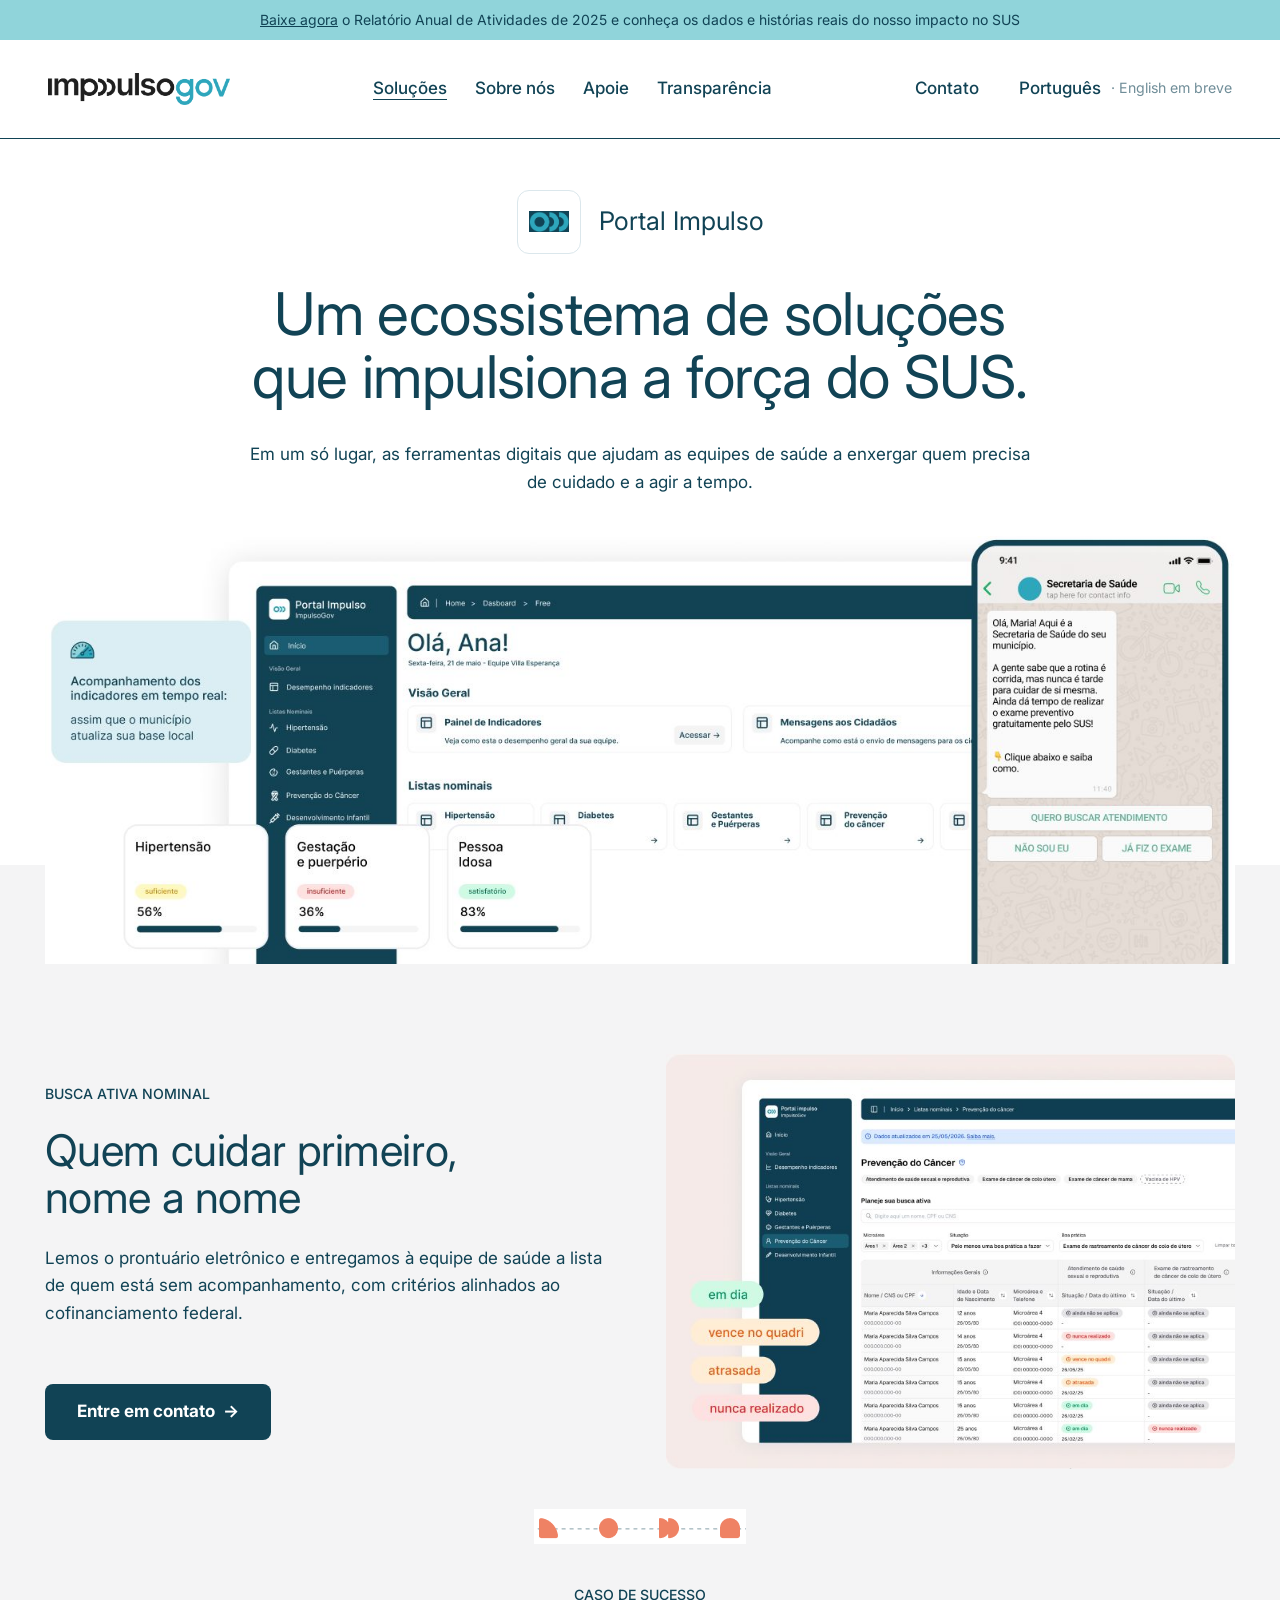
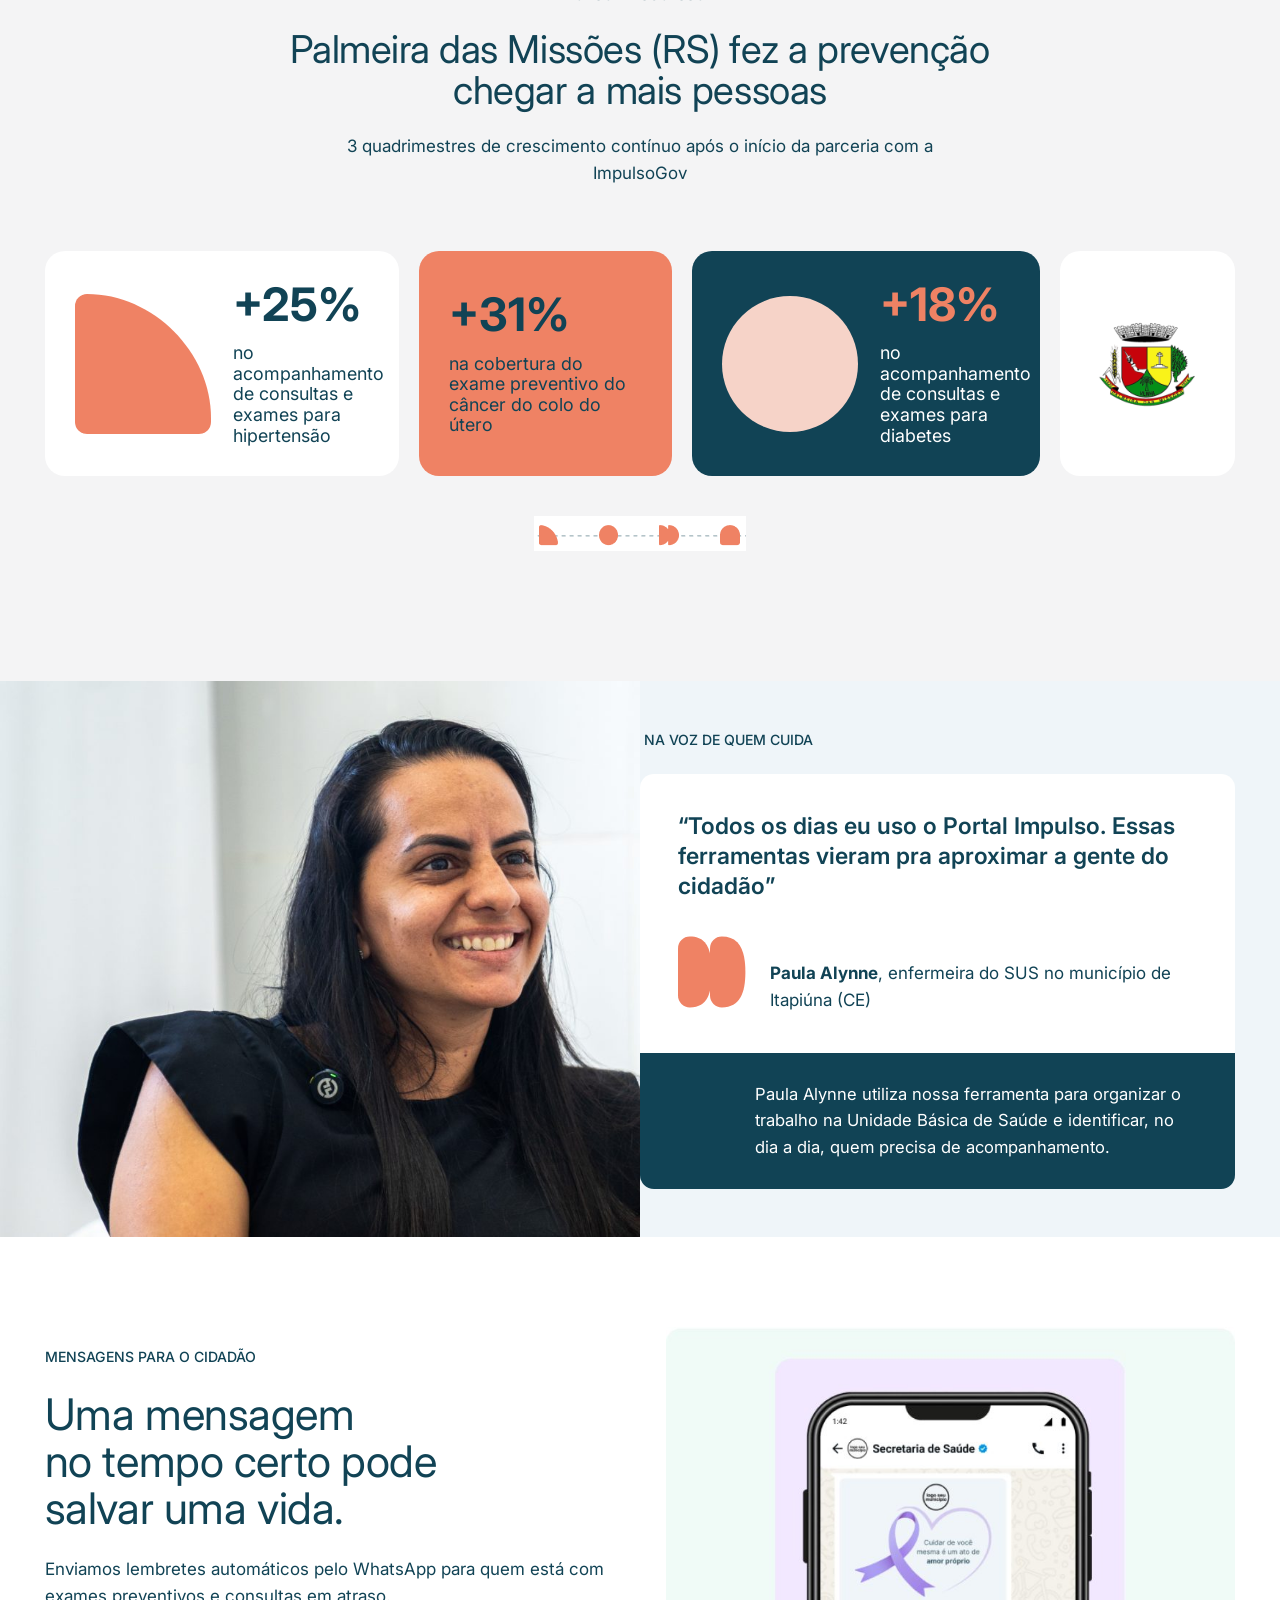
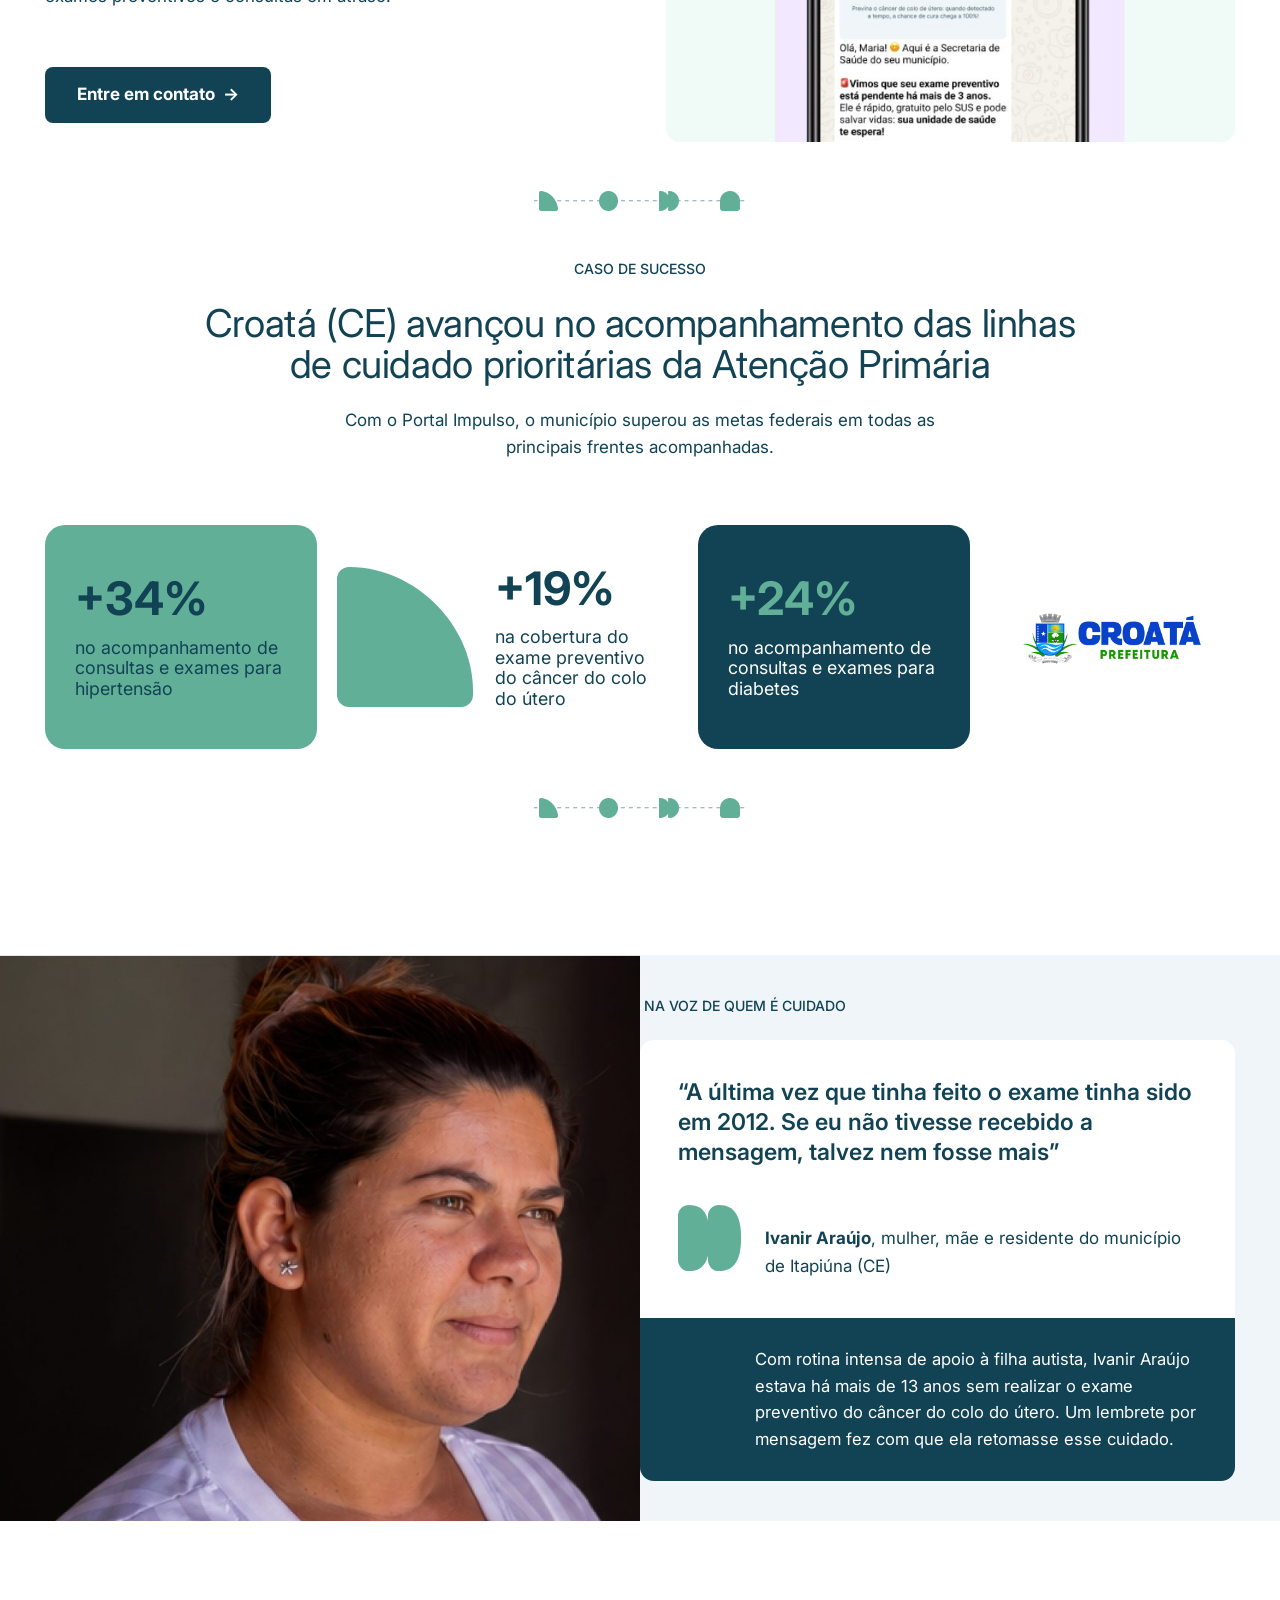
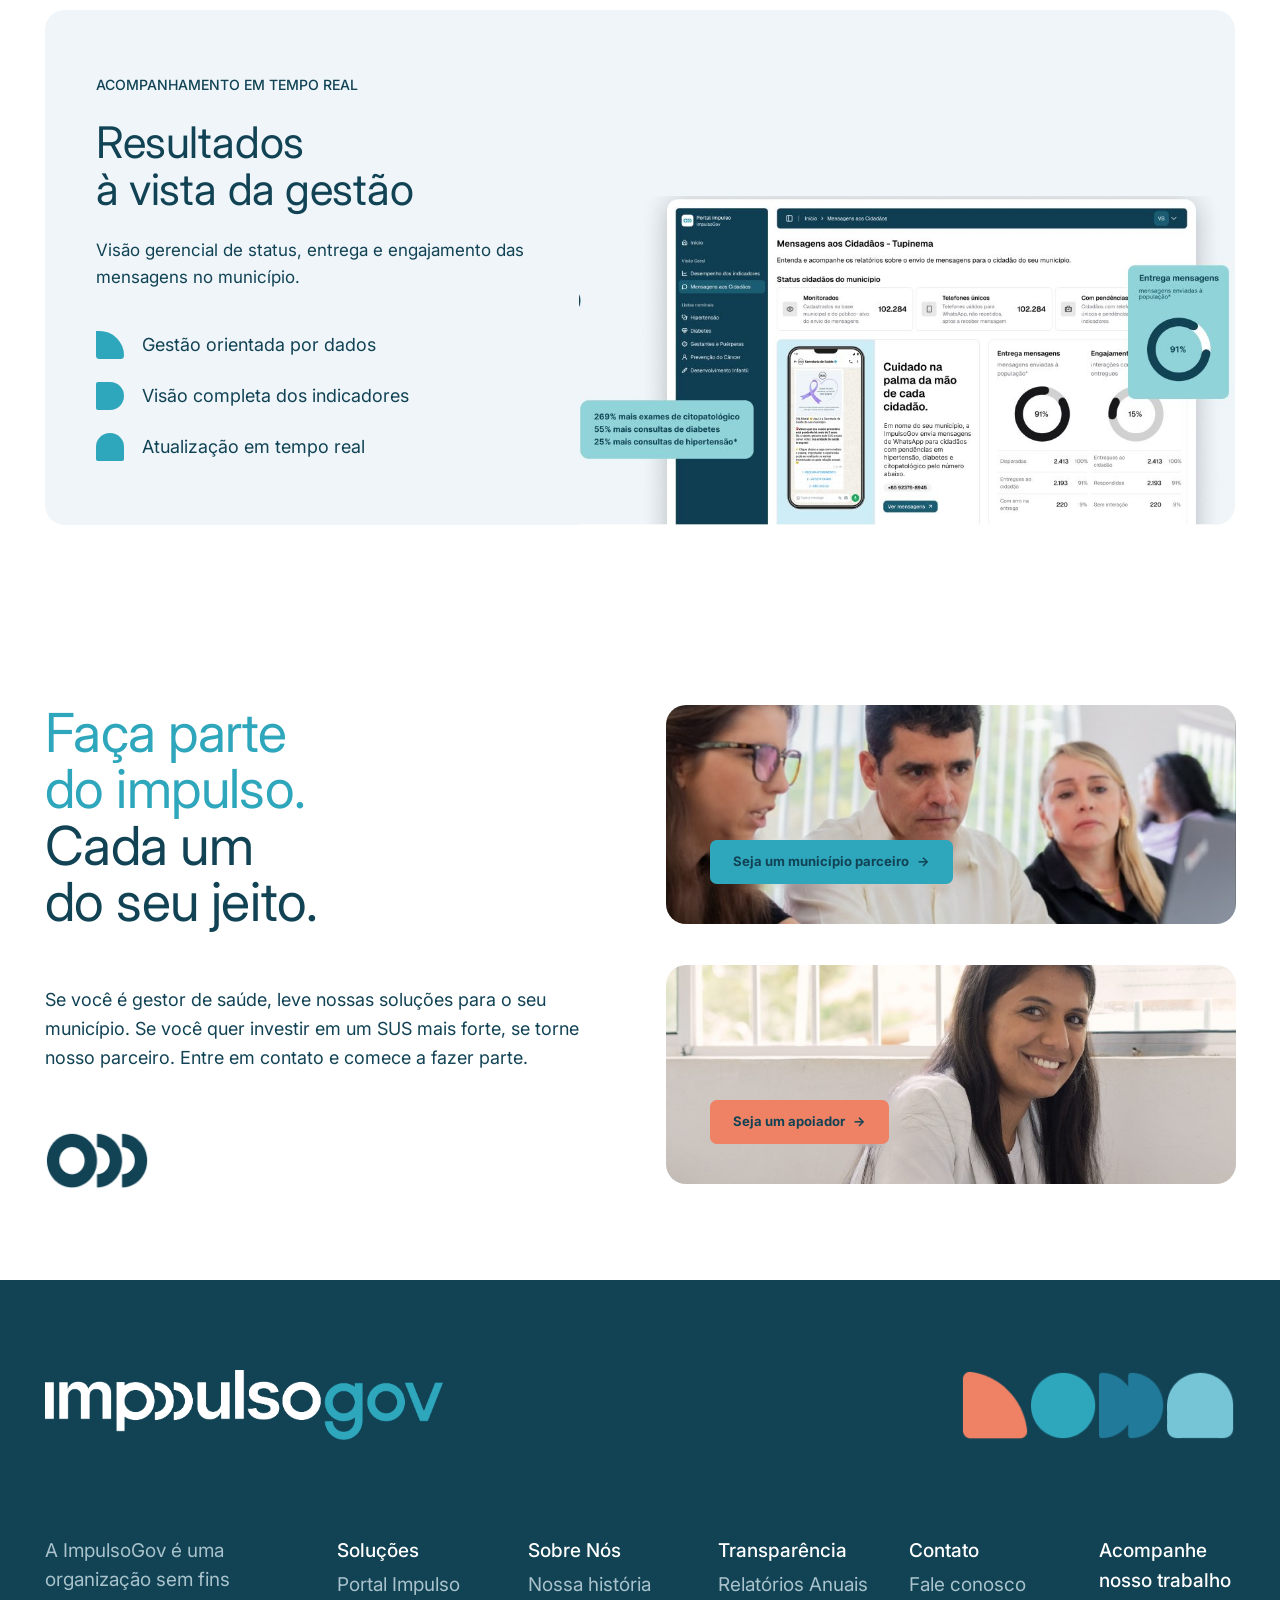
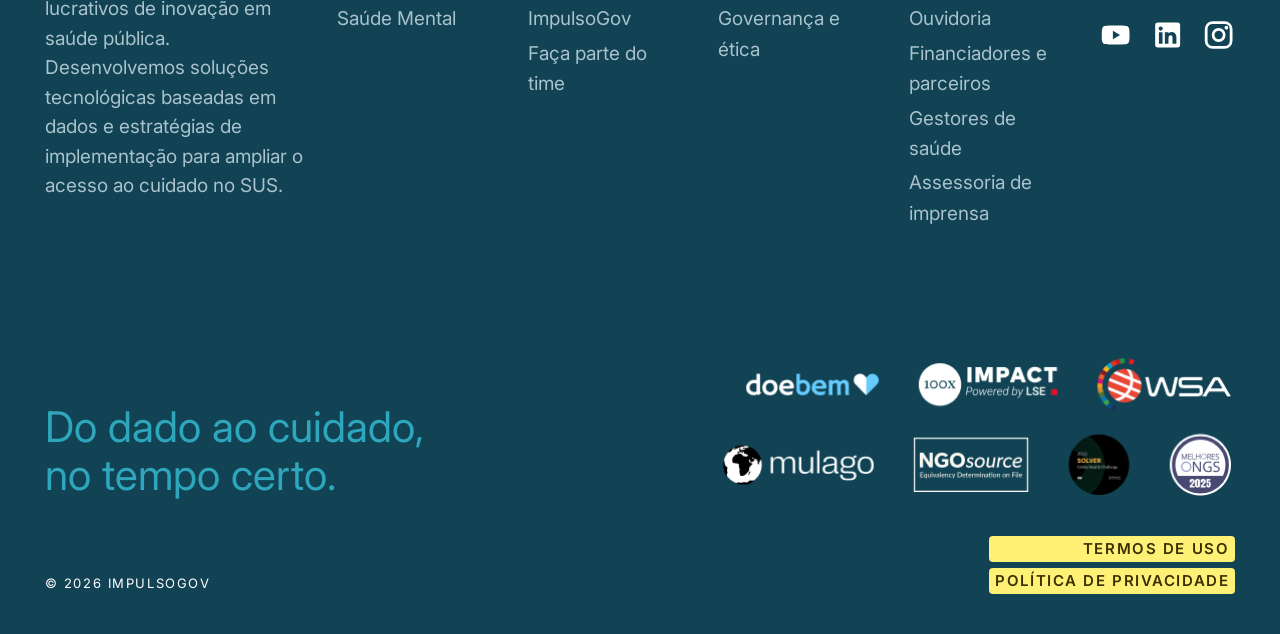
<file: portal-impulso.html>
<!DOCTYPE html>
<html lang="pt-BR">
<head>
<meta charset="utf-8">
<meta name="viewport" content="width=device-width, initial-scale=1">
<meta name="robots" content="noindex, nofollow">
<title>Portal Impulso | ImpulsoGov</title>
<meta name="description" content="Em um só lugar, as ferramentas digitais que ajudam as equipes de saúde a enxergar quem precisa de cuidado e a agir a tempo.">
<link rel="preconnect" href="https://fonts.googleapis.com">
<link rel="preconnect" href="https://fonts.gstatic.com" crossorigin>
<link href="https://fonts.googleapis.com/css2?family=Inter:wght@400;500;600;700&display=swap" rel="stylesheet">
<link rel="stylesheet" href="assets/css/site.css?v=09dd28bc">
<link rel="icon" href="assets/img/favicon.png?v=c66a25c4">
</head>
<body>
<div class="topbar"><a href="https://www.impulsogov.org/s/ImpulsoGov_Relatorio_PT.pdf">Baixe agora</a> o Relatório Anual de Atividades de 2025 e conheça os dados e histórias reais do nosso impacto no SUS</div>
<header class="site-header">
  <div class="wrap">
    <a class="logo" href="index.html" aria-label="ImpulsoGov, página inicial"><img src="assets/img/logo.png?v=9554e638" alt="ImpulsoGov" width="184" height="32"></a>
    <nav class="nav" aria-label="Principal"><div class="sub on"><button type="button" aria-haspopup="true">Soluções</button><div class="menu"><a href="portal-impulso.html" aria-current=page>Portal Impulso</a><a href="saude-mental.html">Saúde Mental</a></div></div><a href="sobre-nos.html">Sobre nós</a><a href="apoie.html">Apoie</a><a href="transparencia.html">Transparência</a></nav>
    <div class="head-right">
      <a href="mailto:contato@impulsogov.org">Contato</a>
      <span class="lang">Português <small title="Versão em inglês em construção">· English em breve</small></span>
    </div>
    <button class="menu-toggle" type="button" aria-expanded="false">Menu</button>
  </div>
</header>
<main id="conteudo">
<section class="p-hero"><div class="wrap">
  <span class="chip-portal"><span><img src="assets/img/fig/od-teal.png?v=d77f8c5e" alt="" style="width:40px"></span>Portal Impulso</span>
  <h1>Um ecossistema de soluções<br>que impulsiona a força do SUS.</h1>
  <p class="lead">Em um só lugar, as ferramentas digitais que ajudam as equipes de saúde a enxergar quem precisa de cuidado e a agir a tempo.</p>
  <video class="anim" autoplay muted loop playsinline preload="metadata" poster="assets/img/fig/portal-hero.jpg?v=685438d1" width="1728" height="552" aria-label="Animação do Portal Impulso: painel, indicadores e mensagem no WhatsApp"><source src="assets/video/portal-hero.mp4?v=2b5bc7b4" type="video/mp4"></video>
</div></section>

<section class="band bg-cinza" id="busca-ativa"><div class="wrap">
  <div class="split">
    <div>
      <span class="label">Busca ativa nominal</span>
      <h2>Quem cuidar primeiro,<br>nome a nome</h2>
      <p class="lead">Lemos o prontuário eletrônico e entregamos à equipe de saúde a lista de quem está sem acompanhamento, com critérios alinhados ao cofinanciamento federal.</p>
      <a class="btn btn-dark" href="mailto:contato@impulsogov.org?subject=Portal%20Impulso" style="margin-top:40px">Entre em contato</a>
    </div>
    <video class="anim" autoplay muted loop playsinline preload="metadata" poster="assets/img/fig/portal-busca.jpg?v=47b5989d" width="792" height="576" aria-label="Animação da lista nominal de prevenção do câncer"><source src="assets/video/portal-listas.mp4?v=52d2f67b" type="video/mp4"></video>
  </div>
  <img class="dots" src="assets/img/fig/dots-coral.png?v=c439939b" alt="">
  <div class="case center">
    <span class="label">Caso de sucesso</span>
    <h2>Palmeira das Missões (RS) fez a prevenção<br>chegar a mais pessoas</h2>
    <p class="sub lead">3 quadrimestres de crescimento contínuo após o início da parceria com a ImpulsoGov</p>
    <div class="case-grid">
      <div class="cg" style="background:#fff"><svg class="sh" viewBox="0 0 136 140"><path d="M0 12A12 12 0 0112 0c66 0 124 58 124 124v4a12 12 0 01-12 12H12A12 12 0 010 128z" fill="#EF8264"/></svg><div><b>+25%</b><span>no acompanhamento de consultas e exames para hipertensão</span></div></div>
      <div class="cg" style="background:var(--laranja)"><div><b>+31%</b><span>na cobertura do exame preventivo do câncer do colo do útero</span></div></div>
      <div class="cg bg-dark"><svg class="sh" viewBox="0 0 140 140"><circle cx="70" cy="70" r="70" fill="#F6D3C8"/></svg><div><b style="color:var(--laranja)">+18%</b><span>no acompanhamento de consultas e exames para diabetes</span></div></div>
      <div class="cg cg-logo"><img src="assets/img/fig/brasao-palmeira.png?v=a925c990" alt="Brasão de Palmeira das Missões" width="144" height="120"></div>
    </div>
  </div>
  <img class="dots" src="assets/img/fig/dots-coral.png?v=c439939b" alt="">
</div></section>

<section class="voice">
  <img src="assets/img/fig/portal-paula.jpg?v=71d57814" alt="Paula Alynne, enfermeira do SUS em Itapiúna (CE)" width="872" height="758">
  <div class="box">
    <span class="label">Na voz de quem cuida</span>
    <div class="qbox"><q>Todos os dias eu uso o Portal Impulso. Essas ferramentas vieram pra aproximar a gente do cidadão</q>
      <div class="who"><svg width="80" height="84" viewBox="0 0 80 84"><path d="M0 14A14 14 0 0114 0c22 0 26 18 26 42s-4 42-26 42A14 14 0 010 70z" fill="#EF8264"/><path d="M38 14A14 14 0 0152 0c22 0 28 18 28 42s-6 42-28 42a14 14 0 01-14-14z" fill="#EF8264"/></svg><span><b>Paula Alynne</b>, enfermeira do SUS no município de Itapiúna (CE)</span></div></div>
    <div class="desc">Paula Alynne utiliza nossa ferramenta para organizar o trabalho na Unidade Básica de Saúde e identificar, no dia a dia, quem precisa de acompanhamento.</div>
  </div>
</section>

<section class="band" id="mensagens"><div class="wrap">
  <div class="split">
    <div>
      <span class="label">Mensagens para o cidadão</span>
      <h2>Uma mensagem<br>no tempo certo pode<br>salvar uma vida.</h2>
      <p class="lead">Enviamos lembretes automáticos pelo WhatsApp para quem está com exames preventivos e consultas em atraso.</p>
      <a class="btn btn-dark" href="mailto:contato@impulsogov.org?subject=Mensagens%20para%20o%20cidad%C3%A3o" style="margin-top:40px">Entre em contato</a>
    </div>
    <video class="anim" autoplay muted loop playsinline preload="metadata" poster="assets/img/fig/portal-mensagem.jpg?v=60fff4bc" width="792" height="576" aria-label="Animação de mensagem da Secretaria de Saúde no WhatsApp"><source src="assets/video/portal-mensagem.mp4?v=5075709d" type="video/mp4"></video>
  </div>
  <img class="dots" src="assets/img/fig/dots-verde.png?v=94952108" alt="">
  <div class="case center">
    <span class="label">Caso de sucesso</span>
    <h2>Croatá (CE) avançou no acompanhamento das linhas<br>de cuidado prioritárias da Atenção Primária</h2>
    <p class="sub lead">Com o Portal Impulso, o município superou as metas federais em todas as principais frentes acompanhadas.</p>
    <div class="case-grid" style="grid-template-columns:1fr 1.25fr 1fr .9fr">
      <div class="cg" style="background:var(--verde)"><div><b>+34%</b><span>no acompanhamento de consultas e exames para hipertensão</span></div></div>
      <div class="cg" style="background:#fff;padding-left:0"><svg class="sh" viewBox="0 0 136 140"><path d="M0 12A12 12 0 0112 0c66 0 124 58 124 124v4a12 12 0 01-12 12H12A12 12 0 010 128z" fill="#62AF98"/></svg><div><b>+19%</b><span>na cobertura do exame preventivo do câncer do colo do útero</span></div></div>
      <div class="cg bg-dark"><div><b style="color:var(--verde)">+24%</b><span>no acompanhamento de consultas e exames para diabetes</span></div></div>
      <div class="cg cg-logo" style="background:transparent"><img src="assets/img/fig/logo-croata.png?v=a3afa31b" alt="Prefeitura de Croatá" width="304" height="95"></div>
    </div>
  </div>
  <img class="dots" src="assets/img/fig/dots-verde.png?v=94952108" alt="">
</div></section>

<section class="voice" style="background:var(--fundo)">
  <img src="assets/img/fig/portal-ivanir.jpg?v=afcb450d" alt="Ivanir Araújo, moradora de Itapiúna (CE)" width="872" height="759">
  <div class="box">
    <span class="label">Na voz de quem é cuidado</span>
    <div class="qbox"><q>A última vez que tinha feito o exame tinha sido em 2012. Se eu não tivesse recebido a mensagem, talvez nem fosse mais</q>
      <div class="who"><svg width="80" height="84" viewBox="0 0 80 84"><path d="M0 14A14 14 0 0114 0c22 0 26 18 26 42s-4 42-26 42A14 14 0 010 70z" fill="#62AF98"/><path d="M38 14A14 14 0 0152 0c22 0 28 18 28 42s-6 42-28 42a14 14 0 01-14-14z" fill="#62AF98"/></svg><span><b>Ivanir Araújo</b>, mulher, mãe e residente do município de Itapiúna (CE)</span></div></div>
    <div class="desc">Com rotina intensa de apoio à filha autista, Ivanir Araújo estava há mais de 13 anos sem realizar o exame preventivo do câncer do colo do útero. Um lembrete por mensagem fez com que ela retomasse esse cuidado.</div>
  </div>
</section>

<section class="band"><div class="wrap">
  <div class="res-card">
    <div>
      <span class="label">Acompanhamento em tempo real</span>
      <h2>Resultados<br>à vista da gestão</h2>
      <p class="lead">Visão gerencial de status, entrega e engajamento das mensagens no município.</p>
      <ul><li><i></i>Gestão orientada por dados</li><li><i></i>Visão completa dos indicadores</li><li><i></i>Atualização em tempo real</li></ul>
    </div>
    <video class="anim" autoplay muted loop playsinline preload="metadata" poster="assets/img/fig/portal-resultados.jpg?v=72d602b2" width="1110" height="552" aria-label="Animação do painel de mensagens aos cidadãos"><source src="assets/video/portal-s4a.mp4?v=70762adf" type="video/mp4"></video>
  </div>
</div></section>

<section class="band"><div class="wrap faca">
  <div class="left">
    <div>
      <h2><span class="c-azul">Faça parte<br>do impulso.</span><br>Cada um<br>do seu jeito.</h2>
      <p style="margin-top:56px">Se você é gestor de saúde, leve nossas soluções para o seu município. Se você quer investir em um SUS mais forte, se torne nosso parceiro. Entre em contato e comece a fazer parte.</p>
    </div>
    <img src="assets/img/fig/marca-od.png?v=334b3109" alt="" width="105" height="56">
  </div>
  <div>
    <div class="cta-photo"><img src="assets/img/fig/cta-municipio.jpg?v=f68399ee" alt="Gestores de saúde em reunião de trabalho" loading="lazy"><a class="btn btn-azul" href="mailto:contato@impulsogov.org?subject=Quero%20ser%20munic%C3%ADpio%20parceiro">Seja um município parceiro</a></div>
    <div class="cta-photo"><img src="assets/img/fig/cta-apoiador.jpg?v=caf800f7" alt="Profissional de saúde sorrindo" loading="lazy"><a class="btn btn-laranja" href="apoie.html">Seja um apoiador</a></div>
  </div>
</div></section>

</main>
<footer class="site-footer">
  <div class="wrap">
    <div class="row1">
      <img class="flogo" src="assets/img/logo-branco.png?v=1f5fca19" alt="ImpulsoGov" width="391" height="70">
      <img class="shapes" src="assets/img/fig/footer-formas.png?v=8a8a351a" alt="" width="290" height="74">
    </div>
    <div class="f-cols">
      <p>A ImpulsoGov é uma organização sem fins lucrativos de inovação em saúde pública. Desenvolvemos soluções tecnológicas baseadas em dados e estratégias de implementação para ampliar o acesso ao cuidado no SUS.</p>
      <div><h4>Soluções</h4><ul><li><a href="portal-impulso.html">Portal Impulso</a></li><li><a href="saude-mental.html">Saúde Mental</a></li></ul></div>
      <div><h4>Sobre Nós</h4><ul><li><a href="sobre-nos.html#historia">Nossa história</a></li><li><a href="sobre-nos.html#time">ImpulsoGov</a></li><li><a href="sobre-nos.html#vagas">Faça parte do time</a></li></ul></div>
      <div><h4>Transparência</h4><ul><li><a href="transparencia.html#relatorios">Relatórios Anuais</a></li><li><a href="transparencia.html#documentos">Governança e ética</a></li></ul></div>
      <div><h4>Contato</h4><ul>
        <li><a href="mailto:contato@impulsogov.org">Fale conosco</a></li>
        <li><a href="mailto:ouvidoria@impulsogov.org">Ouvidoria</a></li>
        <li><a href="apoie.html">Financiadores e parceiros</a></li>
        <li><a href="mailto:contato@impulsogov.org?subject=Gestor%20de%20sa%C3%BAde">Gestores de saúde</a></li>
        <li><a href="mailto:contato@impulsogov.org?subject=Imprensa">Assessoria de imprensa</a></li>
      </ul></div>
      <div><h4>Acompanhe nosso trabalho</h4>
        <div class="social">
          <a href="https://www.youtube.com/@impulsogov" aria-label="YouTube"><svg viewBox="0 0 24 24"><path d="M10 15l5.2-3L10 9v6zm11.6-7.8c.3.9.4 2.1.4 3.8v2c0 1.7-.1 2.9-.4 3.8-.2.8-.9 1.4-1.7 1.6-1 .3-4.2.4-7.9.4s-6.9-.1-7.9-.4c-.8-.2-1.5-.8-1.7-1.6C2.1 15.9 2 14.7 2 13v-2c0-1.7.1-2.9.4-3.8.2-.8.9-1.4 1.7-1.6C5.1 5.3 8.3 5.2 12 5.2s6.9.1 7.9.4c.8.2 1.5.8 1.7 1.6z"/></svg></a>
          <a href="https://www.linkedin.com/company/impulsogov/" aria-label="LinkedIn"><svg viewBox="0 0 24 24"><path d="M19 3a2 2 0 012 2v14a2 2 0 01-2 2H5a2 2 0 01-2-2V5a2 2 0 012-2h14zM8.3 18.3V10H5.7v8.3h2.6zM7 8.9a1.5 1.5 0 100-3 1.5 1.5 0 000 3zm11.3 9.4v-4.6c0-2.4-1.3-3.9-3.4-3.9-1.1 0-1.9.6-2.3 1.2V10H10v8.3h2.6v-4.4c0-1.1.6-1.8 1.5-1.8.9 0 1.4.6 1.4 1.8v4.4h2.8z"/></svg></a>
          <a href="https://www.instagram.com/impulsogov" aria-label="Instagram"><svg viewBox="0 0 24 24"><path d="M7.8 2h8.4A5.8 5.8 0 0122 7.8v8.4a5.8 5.8 0 01-5.8 5.8H7.8A5.8 5.8 0 012 16.2V7.8A5.8 5.8 0 017.8 2zm-.2 2A3.6 3.6 0 004 7.6v8.8A3.6 3.6 0 007.6 20h8.8a3.6 3.6 0 003.6-3.6V7.6A3.6 3.6 0 0016.4 4H7.6zm9.6 1.5a1.3 1.3 0 110 2.5 1.3 1.3 0 010-2.5zM12 7a5 5 0 110 10 5 5 0 010-10zm0 2a3 3 0 100 6 3 3 0 000-6z"/></svg></a>
        </div>
      </div>
    </div>
    <div class="f-bottom">
      <p class="sig">Do dado ao cuidado,<br>no tempo certo.</p>
      <img class="selos" src="assets/img/fig/footer-selos.png?v=5c824811" alt="Selos e reconhecimentos: doebem, 100x Impact Accelerator (LSE), WSA, Mulago, NGOsource, MIT Solve, Melhores ONGs 2025" loading="lazy">
    </div>
    <div class="legal"><span>© 2026 ImpulsoGov</span><div><a href="#" class="todo">Termos de uso</a><a href="#" class="todo">Política de privacidade</a></div></div>
  </div>
</footer>
<script>
{const b=document.querySelector('.menu-toggle');
 b&&b.addEventListener('click',()=>{const o=document.body.classList.toggle('nav-open');b.setAttribute('aria-expanded',o)});
 if(matchMedia('(prefers-reduced-motion: reduce)').matches)document.querySelectorAll('video.anim').forEach(v=>{v.removeAttribute('autoplay');v.pause()});
 for(const c of document.querySelectorAll('[data-car]')){const t=document.getElementById(c.dataset.car);
   c.querySelectorAll('button').forEach((x,i)=>x.addEventListener('click',()=>t.scrollBy({left:(i?1:-1)*t.clientWidth*.8,behavior:'smooth'})))}
}
</script>
</body>
</html>
</file>
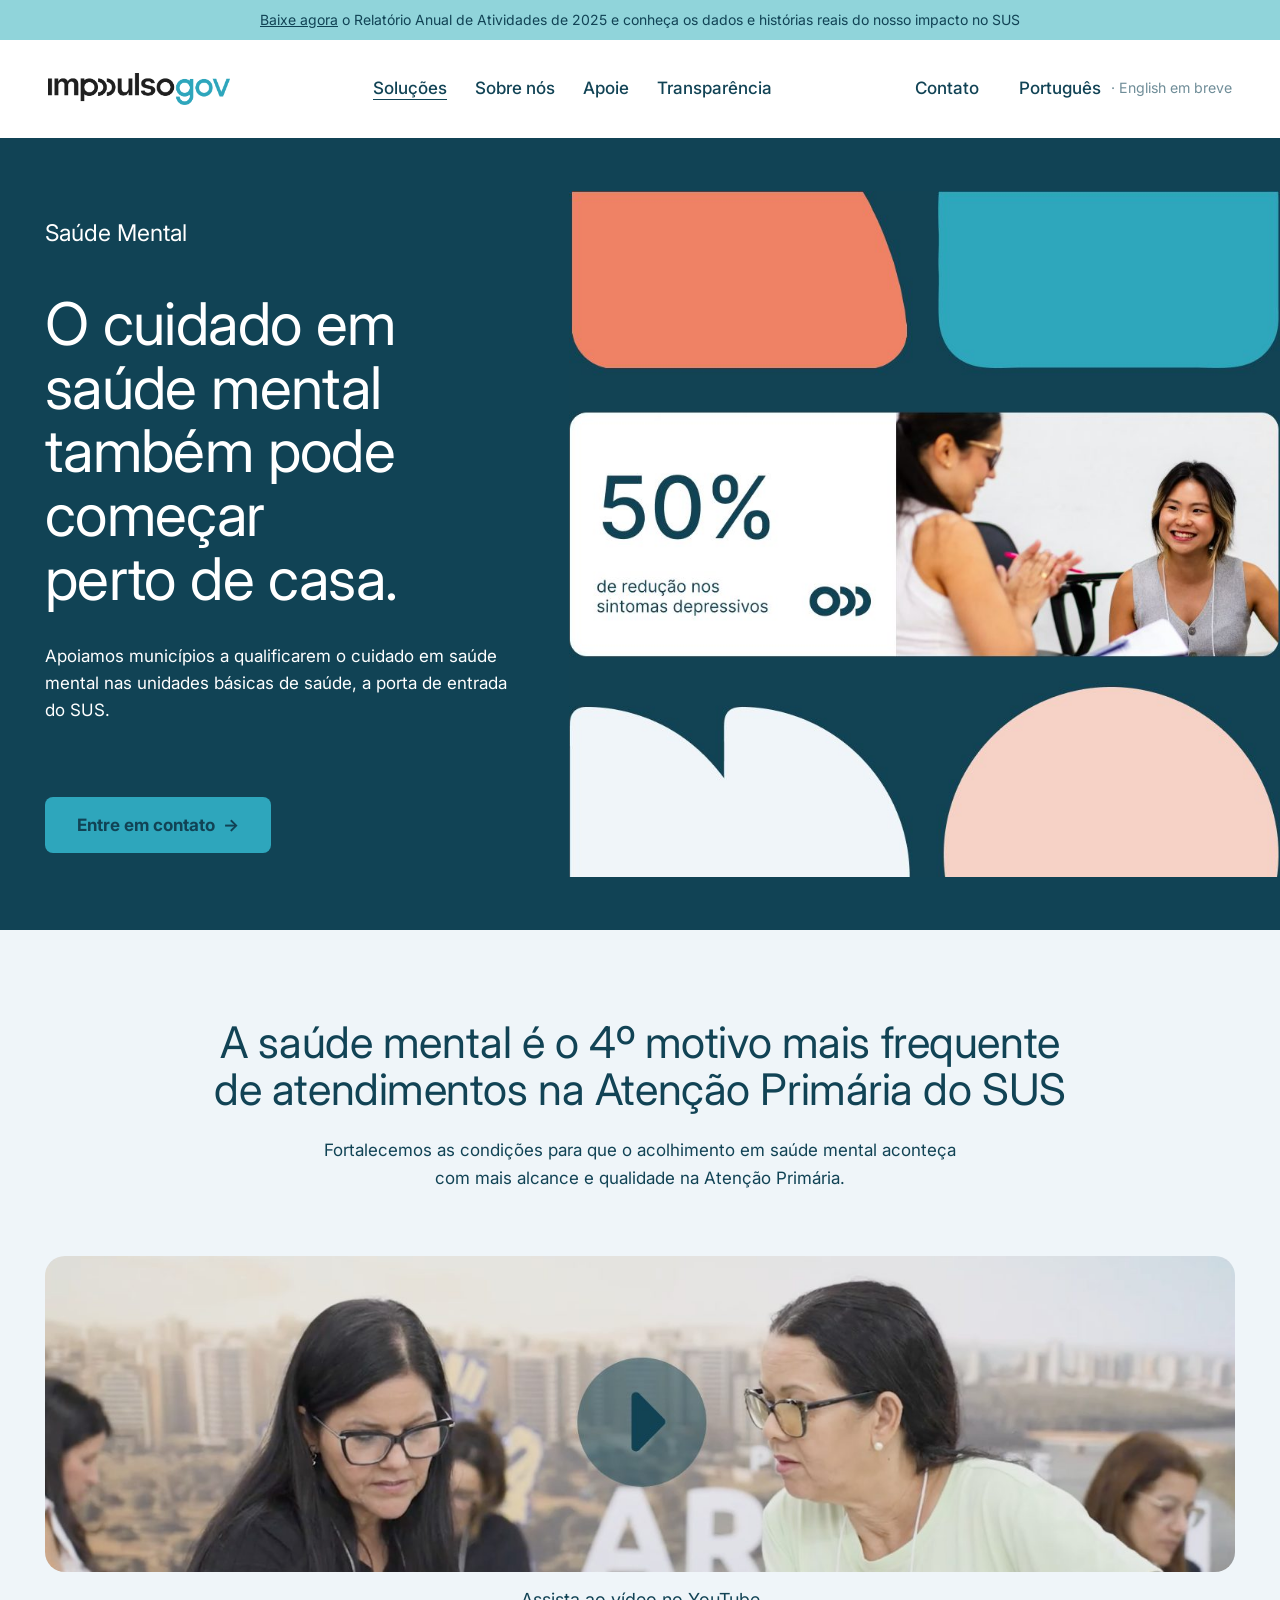
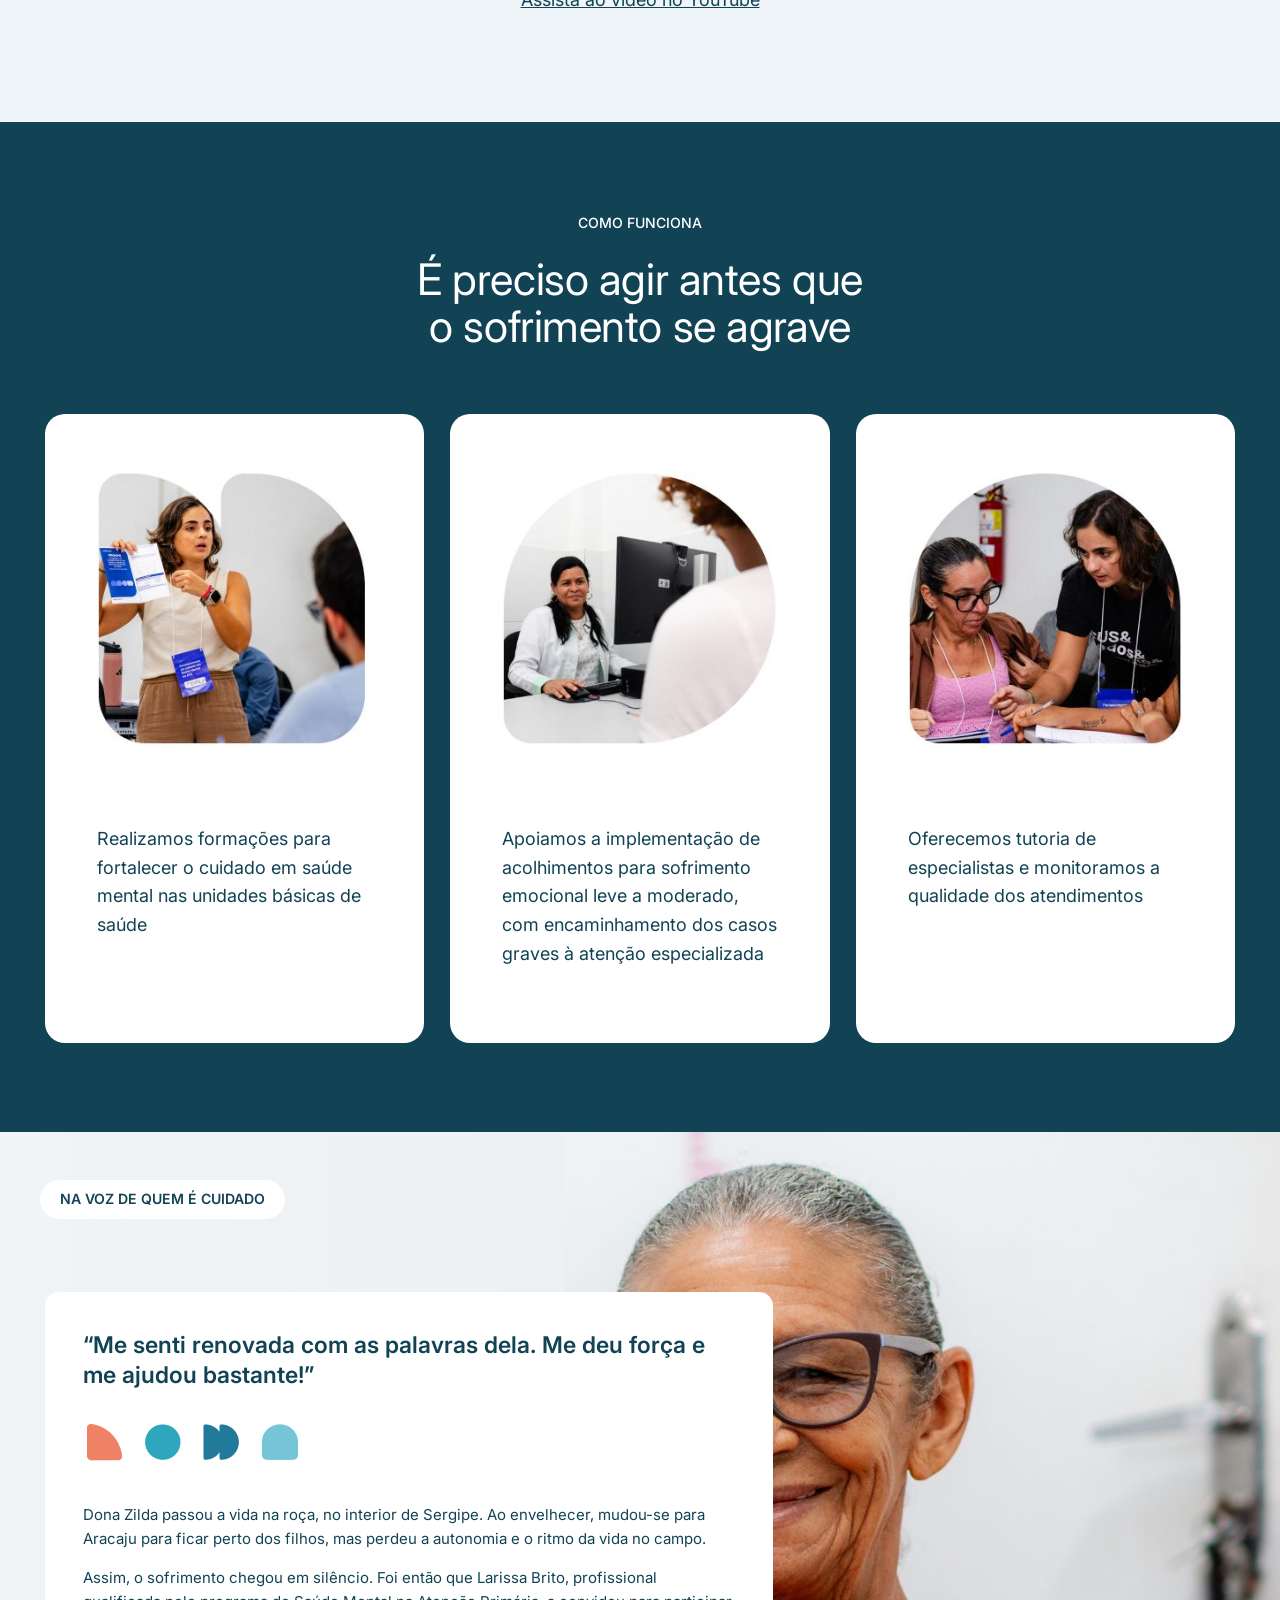
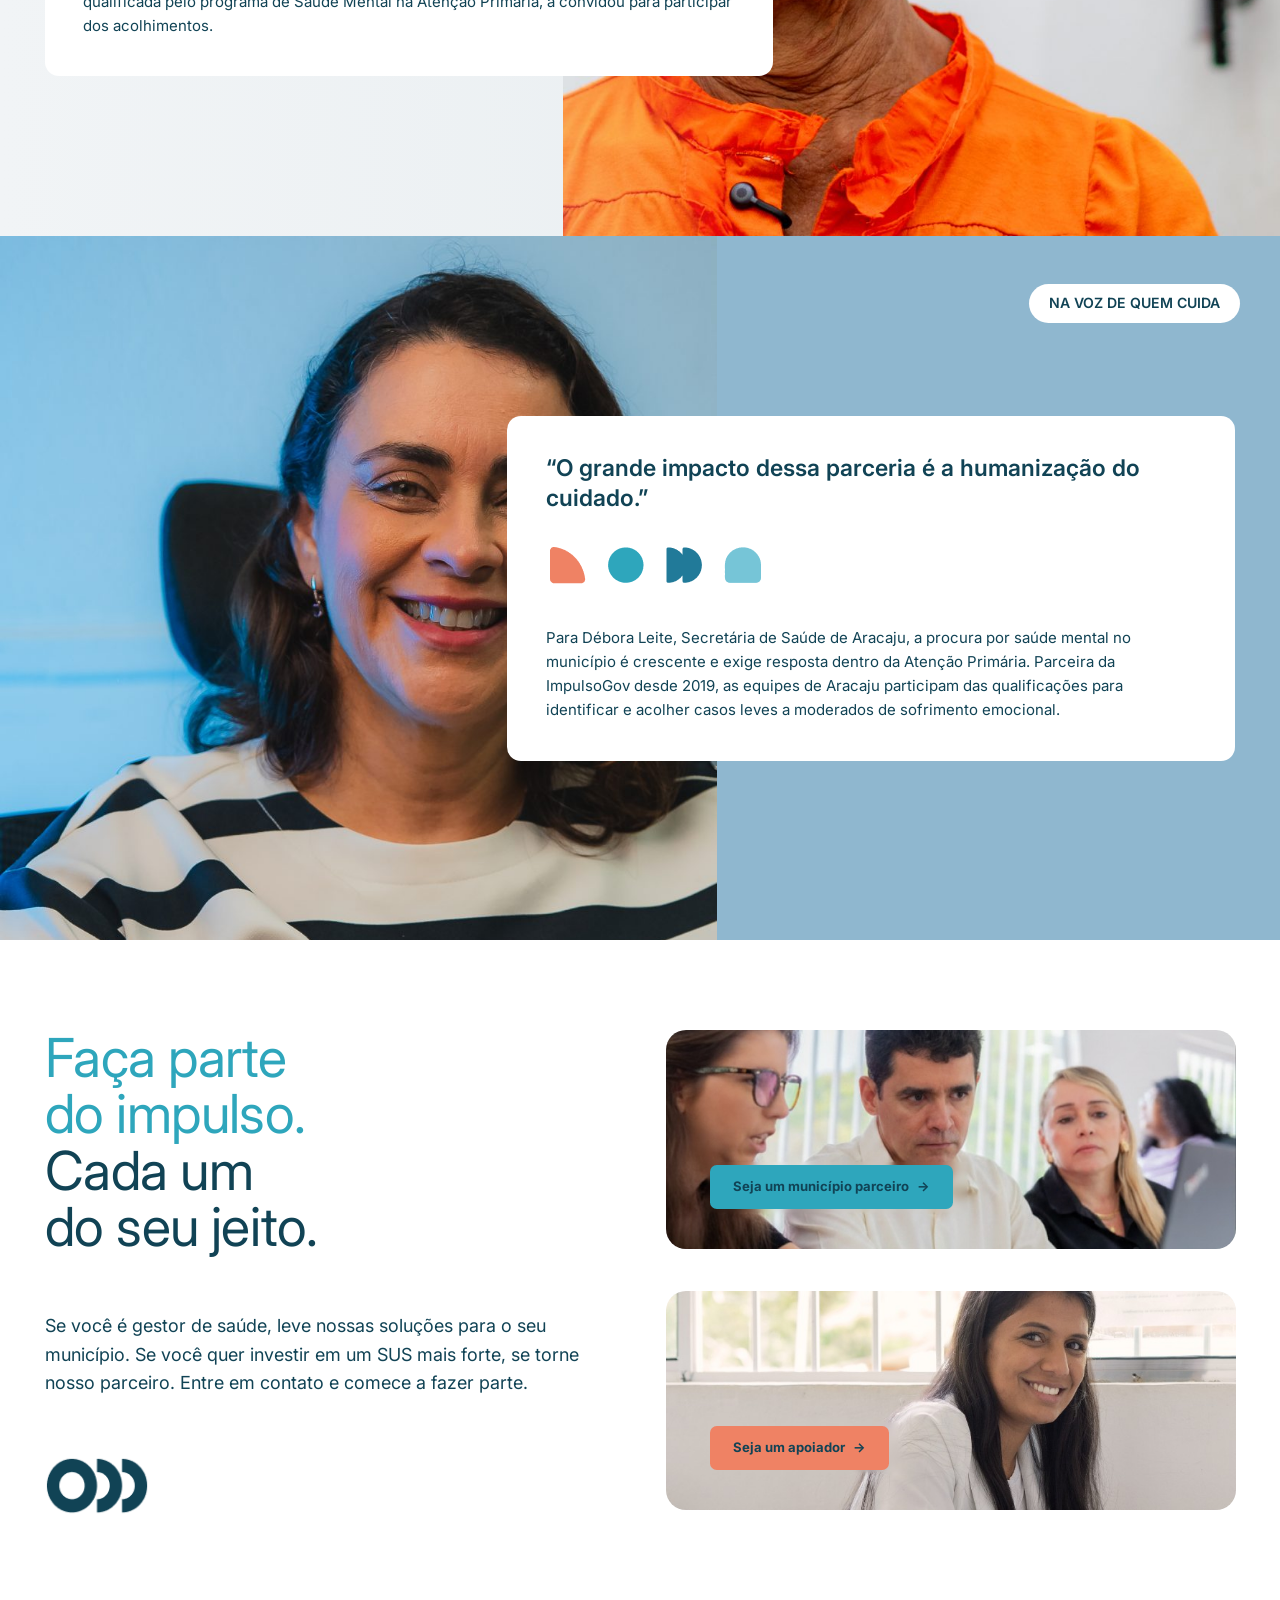
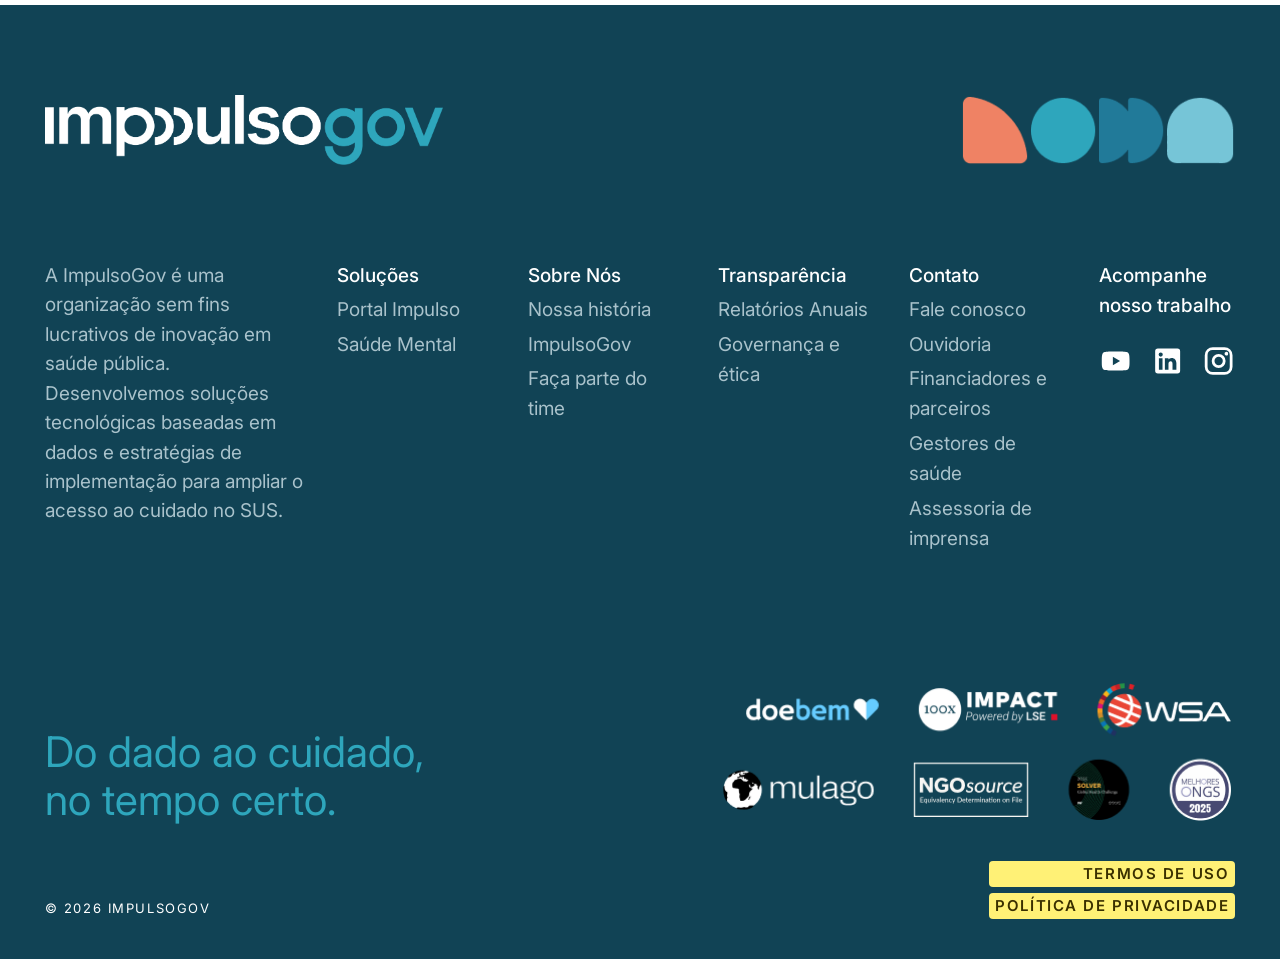
<file: saude-mental.html>
<!DOCTYPE html>
<html lang="pt-BR">
<head>
<meta charset="utf-8">
<meta name="viewport" content="width=device-width, initial-scale=1">
<meta name="robots" content="noindex, nofollow">
<title>Saúde Mental na Atenção Primária | ImpulsoGov</title>
<meta name="description" content="Apoiamos municípios a qualificarem o cuidado em saúde mental nas unidades básicas de saúde, a porta de entrada do SUS.">
<link rel="preconnect" href="https://fonts.googleapis.com">
<link rel="preconnect" href="https://fonts.gstatic.com" crossorigin>
<link href="https://fonts.googleapis.com/css2?family=Inter:wght@400;500;600;700&display=swap" rel="stylesheet">
<link rel="stylesheet" href="assets/css/site.css?v=09dd28bc">
<link rel="icon" href="assets/img/favicon.png?v=c66a25c4">
</head>
<body>
<div class="topbar"><a href="https://www.impulsogov.org/s/ImpulsoGov_Relatorio_PT.pdf">Baixe agora</a> o Relatório Anual de Atividades de 2025 e conheça os dados e histórias reais do nosso impacto no SUS</div>
<header class="site-header">
  <div class="wrap">
    <a class="logo" href="index.html" aria-label="ImpulsoGov, página inicial"><img src="assets/img/logo.png?v=9554e638" alt="ImpulsoGov" width="184" height="32"></a>
    <nav class="nav" aria-label="Principal"><div class="sub on"><button type="button" aria-haspopup="true">Soluções</button><div class="menu"><a href="portal-impulso.html">Portal Impulso</a><a href="saude-mental.html" aria-current=page>Saúde Mental</a></div></div><a href="sobre-nos.html">Sobre nós</a><a href="apoie.html">Apoie</a><a href="transparencia.html">Transparência</a></nav>
    <div class="head-right">
      <a href="mailto:contato@impulsogov.org">Contato</a>
      <span class="lang">Português <small title="Versão em inglês em construção">· English em breve</small></span>
    </div>
    <button class="menu-toggle" type="button" aria-expanded="false">Menu</button>
  </div>
</header>
<main id="conteudo">
<section class="sm-hero">
  <div class="txt">
    <span class="kicker">Saúde Mental</span>
    <h1>O cuidado em saúde mental também pode começar perto de casa.</h1>
    <p class="lead">Apoiamos municípios a qualificarem o cuidado em saúde mental nas unidades básicas de saúde, a porta de entrada do SUS.</p>
    <a class="btn btn-azul" href="mailto:contato@impulsogov.org?subject=Sa%C3%BAde%20Mental" style="margin-top:56px">Entre em contato</a>
  </div>
  <img src="assets/img/fig/sm-hero.jpg?v=89abc43c" alt="50% de redução nos sintomas depressivos. Profissional de saúde em acolhimento com uma paciente" width="928" height="895">
</section>

<section class="band bg-fundo"><div class="wrap center">
  <h2>A saúde mental é o 4º motivo mais frequente<br>de atendimentos na Atenção Primária do SUS</h2>
  <p class="lead">Fortalecemos as condições para que o acolhimento em saúde mental aconteça com mais alcance e qualidade na Atenção Primária.</p>
  <a class="video" href="https://youtu.be/QsvmWhbgzNg" target="_blank" rel="noopener" style="margin-top:64px" aria-label="Assistir ao vídeo do programa de Saúde Mental na Atenção Primária"><img src="assets/img/fig/sm-video.jpg?v=7bdf8913" alt="" width="1605" height="426" loading="lazy"></a>
  <p style="margin-top:14px"><a href="https://youtu.be/QsvmWhbgzNg" target="_blank" rel="noopener">Assista ao vídeo no YouTube</a></p>
</div></section>

<section class="band bg-dark"><div class="wrap">
  <div class="center"><span class="label">Como funciona</span><h2>É preciso agir antes que<br>o sofrimento se agrave</h2></div>
  <div class="steps">
    <div class="card"><img src="assets/img/fig/sm-card1.jpg?v=8bc3f540" alt="Formação de profissionais de saúde" width="312" height="311" loading="lazy"><p>Realizamos formações para fortalecer o cuidado em saúde mental nas unidades básicas de saúde</p></div>
    <div class="card"><img src="assets/img/fig/sm-card2.jpg?v=e4d142da" alt="Profissional em atendimento na unidade de saúde" width="312" height="311" loading="lazy"><p>Apoiamos a implementação de acolhimentos para sofrimento emocional leve a moderado, com encaminhamento dos casos graves à atenção especializada</p></div>
    <div class="card"><img src="assets/img/fig/sm-card3.jpg?v=0fe06e24" alt="Tutoria com especialista" width="312" height="311" loading="lazy"><p>Oferecemos tutoria de especialistas e monitoramos a qualidade dos atendimentos</p></div>
  </div>
</div></section>

<section class="testi left">
  <img src="assets/img/fig/sm-zilda.jpg?v=475d6051" alt="Dona Zilda sorrindo" style="object-position:right center" loading="lazy">
  <span class="pill">Na voz de quem é cuidado</span>
  <div class="box">
    <q>Me senti renovada com as palavras dela. Me deu força e me ajudou bastante!</q>
    <img src="assets/img/fig/formas-mini.png?v=d763c00f" alt="" style="width:218px;margin-bottom:40px">
    <p>Dona Zilda passou a vida na roça, no interior de Sergipe. Ao envelhecer, mudou-se para Aracaju para ficar perto dos filhos, mas perdeu a autonomia e o ritmo da vida no campo.</p>
    <p style="margin:0">Assim, o sofrimento chegou em silêncio. Foi então que Larissa Brito, profissional qualificada pelo programa de Saúde Mental na Atenção Primária, a convidou para participar dos acolhimentos.</p>
  </div>
</section>

<section class="testi right">
  <img src="assets/img/fig/sm-debora.jpg?v=a779d116" alt="Débora Leite, Secretária de Saúde de Aracaju" style="object-position:left center" loading="lazy">
  <span class="pill">Na voz de quem cuida</span>
  <div class="box">
    <q>O grande impacto dessa parceria é a humanização do cuidado.</q>
    <img src="assets/img/fig/formas-mini.png?v=d763c00f" alt="" style="width:218px;margin-bottom:40px">
    <p style="margin:0">Para Débora Leite, Secretária de Saúde de Aracaju, a procura por saúde mental no município é crescente e exige resposta dentro da Atenção Primária. Parceira da ImpulsoGov desde 2019, as equipes de Aracaju participam das qualificações para identificar e acolher casos leves a moderados de sofrimento emocional.</p>
  </div>
</section>

<section class="band"><div class="wrap faca">
  <div class="left">
    <div>
      <h2><span class="c-azul">Faça parte<br>do impulso.</span><br>Cada um<br>do seu jeito.</h2>
      <p style="margin-top:56px">Se você é gestor de saúde, leve nossas soluções para o seu município. Se você quer investir em um SUS mais forte, se torne nosso parceiro. Entre em contato e comece a fazer parte.</p>
    </div>
    <img src="assets/img/fig/marca-od.png?v=334b3109" alt="" width="105" height="56">
  </div>
  <div>
    <div class="cta-photo"><img src="assets/img/fig/cta-municipio.jpg?v=f68399ee" alt="Gestores de saúde em reunião de trabalho" loading="lazy"><a class="btn btn-azul" href="mailto:contato@impulsogov.org?subject=Quero%20ser%20munic%C3%ADpio%20parceiro">Seja um município parceiro</a></div>
    <div class="cta-photo"><img src="assets/img/fig/cta-apoiador.jpg?v=caf800f7" alt="Profissional de saúde sorrindo" loading="lazy"><a class="btn btn-laranja" href="apoie.html">Seja um apoiador</a></div>
  </div>
</div></section>

</main>
<footer class="site-footer">
  <div class="wrap">
    <div class="row1">
      <img class="flogo" src="assets/img/logo-branco.png?v=1f5fca19" alt="ImpulsoGov" width="391" height="70">
      <img class="shapes" src="assets/img/fig/footer-formas.png?v=8a8a351a" alt="" width="290" height="74">
    </div>
    <div class="f-cols">
      <p>A ImpulsoGov é uma organização sem fins lucrativos de inovação em saúde pública. Desenvolvemos soluções tecnológicas baseadas em dados e estratégias de implementação para ampliar o acesso ao cuidado no SUS.</p>
      <div><h4>Soluções</h4><ul><li><a href="portal-impulso.html">Portal Impulso</a></li><li><a href="saude-mental.html">Saúde Mental</a></li></ul></div>
      <div><h4>Sobre Nós</h4><ul><li><a href="sobre-nos.html#historia">Nossa história</a></li><li><a href="sobre-nos.html#time">ImpulsoGov</a></li><li><a href="sobre-nos.html#vagas">Faça parte do time</a></li></ul></div>
      <div><h4>Transparência</h4><ul><li><a href="transparencia.html#relatorios">Relatórios Anuais</a></li><li><a href="transparencia.html#documentos">Governança e ética</a></li></ul></div>
      <div><h4>Contato</h4><ul>
        <li><a href="mailto:contato@impulsogov.org">Fale conosco</a></li>
        <li><a href="mailto:ouvidoria@impulsogov.org">Ouvidoria</a></li>
        <li><a href="apoie.html">Financiadores e parceiros</a></li>
        <li><a href="mailto:contato@impulsogov.org?subject=Gestor%20de%20sa%C3%BAde">Gestores de saúde</a></li>
        <li><a href="mailto:contato@impulsogov.org?subject=Imprensa">Assessoria de imprensa</a></li>
      </ul></div>
      <div><h4>Acompanhe nosso trabalho</h4>
        <div class="social">
          <a href="https://www.youtube.com/@impulsogov" aria-label="YouTube"><svg viewBox="0 0 24 24"><path d="M10 15l5.2-3L10 9v6zm11.6-7.8c.3.9.4 2.1.4 3.8v2c0 1.7-.1 2.9-.4 3.8-.2.8-.9 1.4-1.7 1.6-1 .3-4.2.4-7.9.4s-6.9-.1-7.9-.4c-.8-.2-1.5-.8-1.7-1.6C2.1 15.9 2 14.7 2 13v-2c0-1.7.1-2.9.4-3.8.2-.8.9-1.4 1.7-1.6C5.1 5.3 8.3 5.2 12 5.2s6.9.1 7.9.4c.8.2 1.5.8 1.7 1.6z"/></svg></a>
          <a href="https://www.linkedin.com/company/impulsogov/" aria-label="LinkedIn"><svg viewBox="0 0 24 24"><path d="M19 3a2 2 0 012 2v14a2 2 0 01-2 2H5a2 2 0 01-2-2V5a2 2 0 012-2h14zM8.3 18.3V10H5.7v8.3h2.6zM7 8.9a1.5 1.5 0 100-3 1.5 1.5 0 000 3zm11.3 9.4v-4.6c0-2.4-1.3-3.9-3.4-3.9-1.1 0-1.9.6-2.3 1.2V10H10v8.3h2.6v-4.4c0-1.1.6-1.8 1.5-1.8.9 0 1.4.6 1.4 1.8v4.4h2.8z"/></svg></a>
          <a href="https://www.instagram.com/impulsogov" aria-label="Instagram"><svg viewBox="0 0 24 24"><path d="M7.8 2h8.4A5.8 5.8 0 0122 7.8v8.4a5.8 5.8 0 01-5.8 5.8H7.8A5.8 5.8 0 012 16.2V7.8A5.8 5.8 0 017.8 2zm-.2 2A3.6 3.6 0 004 7.6v8.8A3.6 3.6 0 007.6 20h8.8a3.6 3.6 0 003.6-3.6V7.6A3.6 3.6 0 0016.4 4H7.6zm9.6 1.5a1.3 1.3 0 110 2.5 1.3 1.3 0 010-2.5zM12 7a5 5 0 110 10 5 5 0 010-10zm0 2a3 3 0 100 6 3 3 0 000-6z"/></svg></a>
        </div>
      </div>
    </div>
    <div class="f-bottom">
      <p class="sig">Do dado ao cuidado,<br>no tempo certo.</p>
      <img class="selos" src="assets/img/fig/footer-selos.png?v=5c824811" alt="Selos e reconhecimentos: doebem, 100x Impact Accelerator (LSE), WSA, Mulago, NGOsource, MIT Solve, Melhores ONGs 2025" loading="lazy">
    </div>
    <div class="legal"><span>© 2026 ImpulsoGov</span><div><a href="#" class="todo">Termos de uso</a><a href="#" class="todo">Política de privacidade</a></div></div>
  </div>
</footer>
<script>
{const b=document.querySelector('.menu-toggle');
 b&&b.addEventListener('click',()=>{const o=document.body.classList.toggle('nav-open');b.setAttribute('aria-expanded',o)});
 if(matchMedia('(prefers-reduced-motion: reduce)').matches)document.querySelectorAll('video.anim').forEach(v=>{v.removeAttribute('autoplay');v.pause()});
 for(const c of document.querySelectorAll('[data-car]')){const t=document.getElementById(c.dataset.car);
   c.querySelectorAll('button').forEach((x,i)=>x.addEventListener('click',()=>t.scrollBy({left:(i?1:-1)*t.clientWidth*.8,behavior:'smooth'})))}
}
</script>
</body>
</html>
</file>
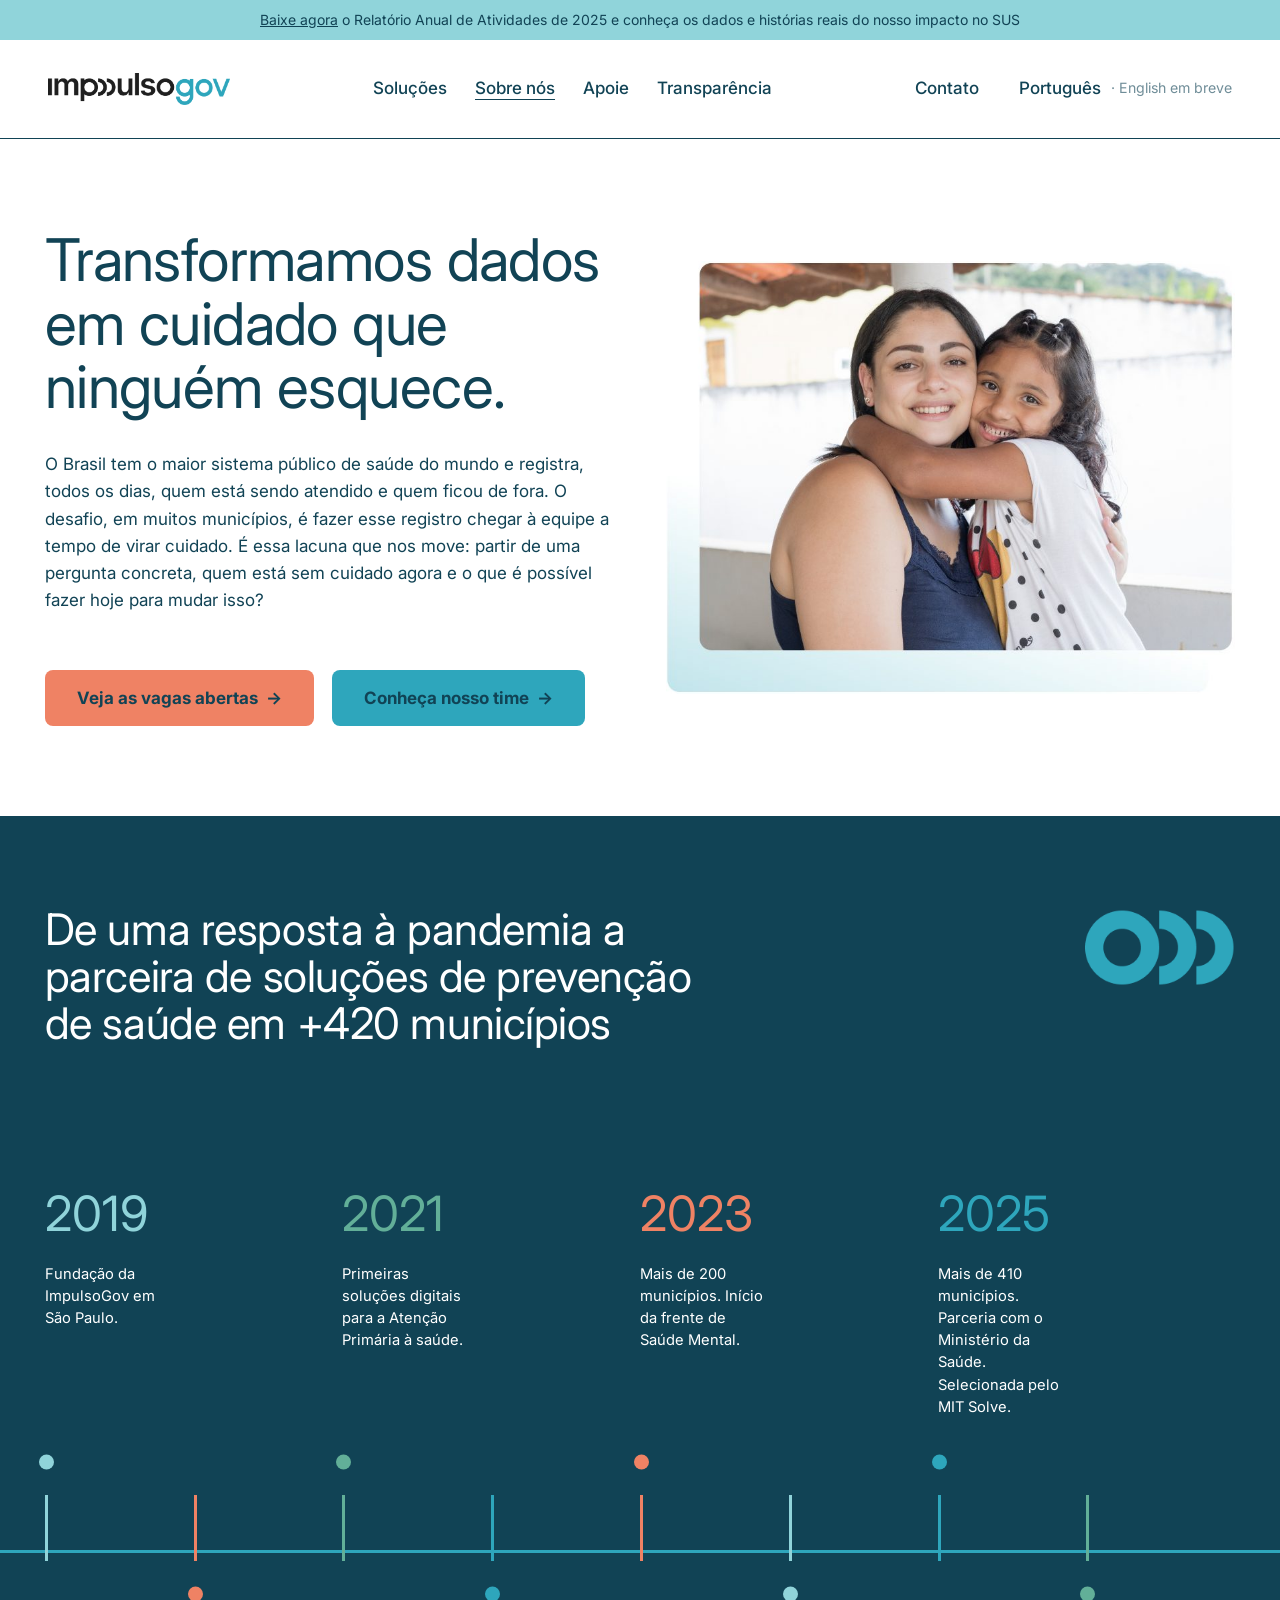
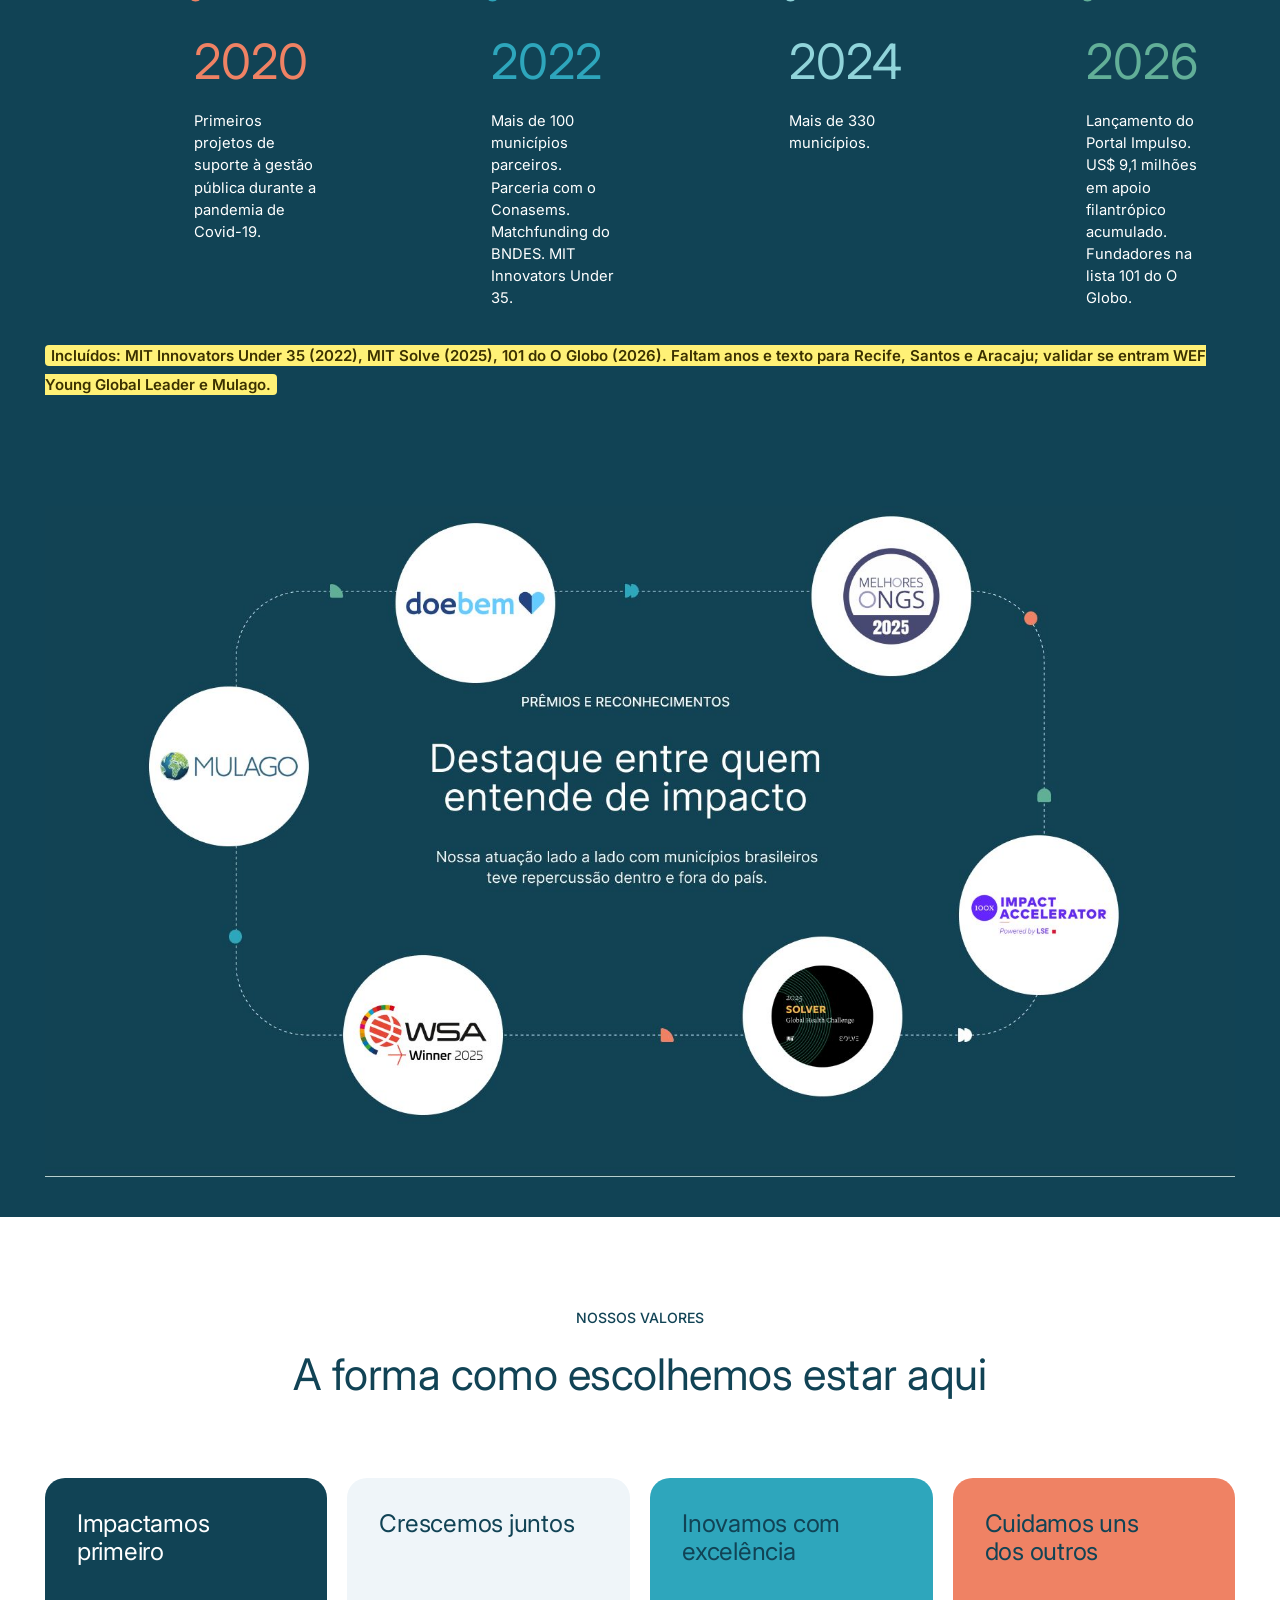
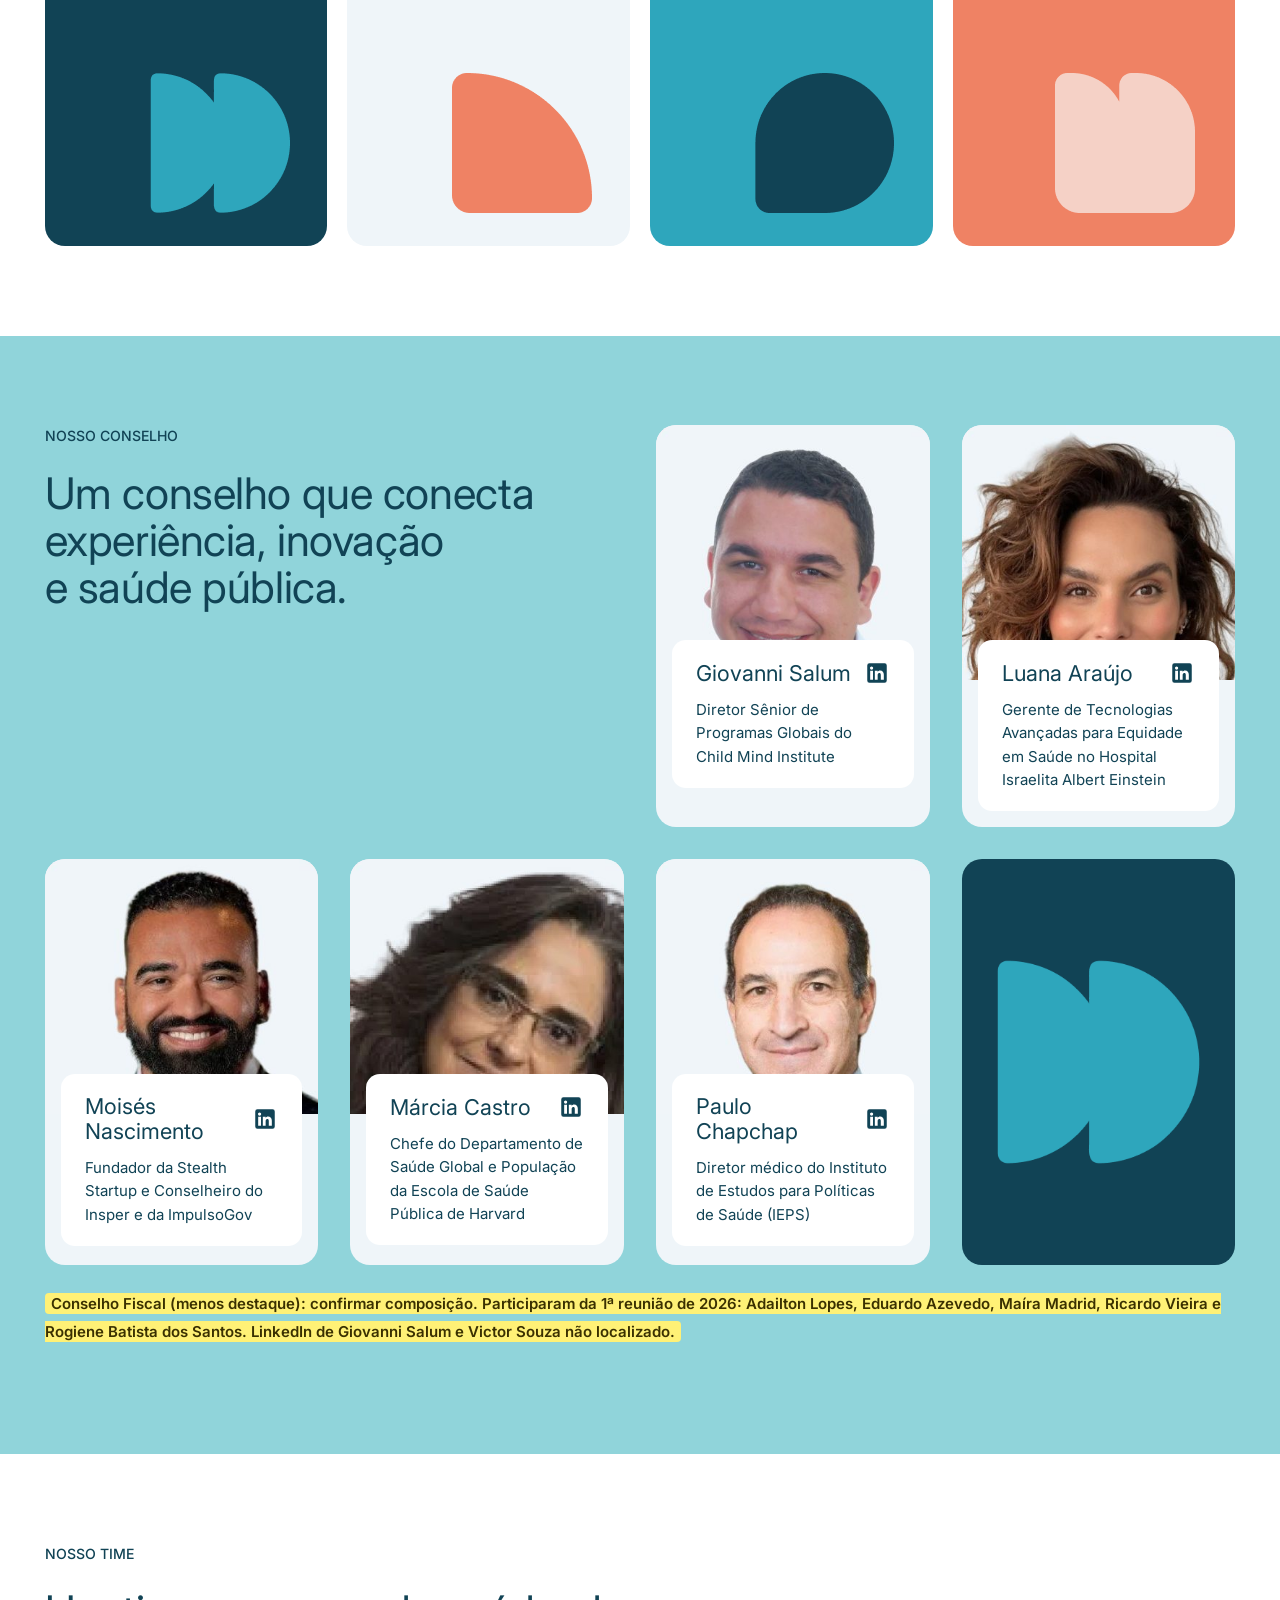
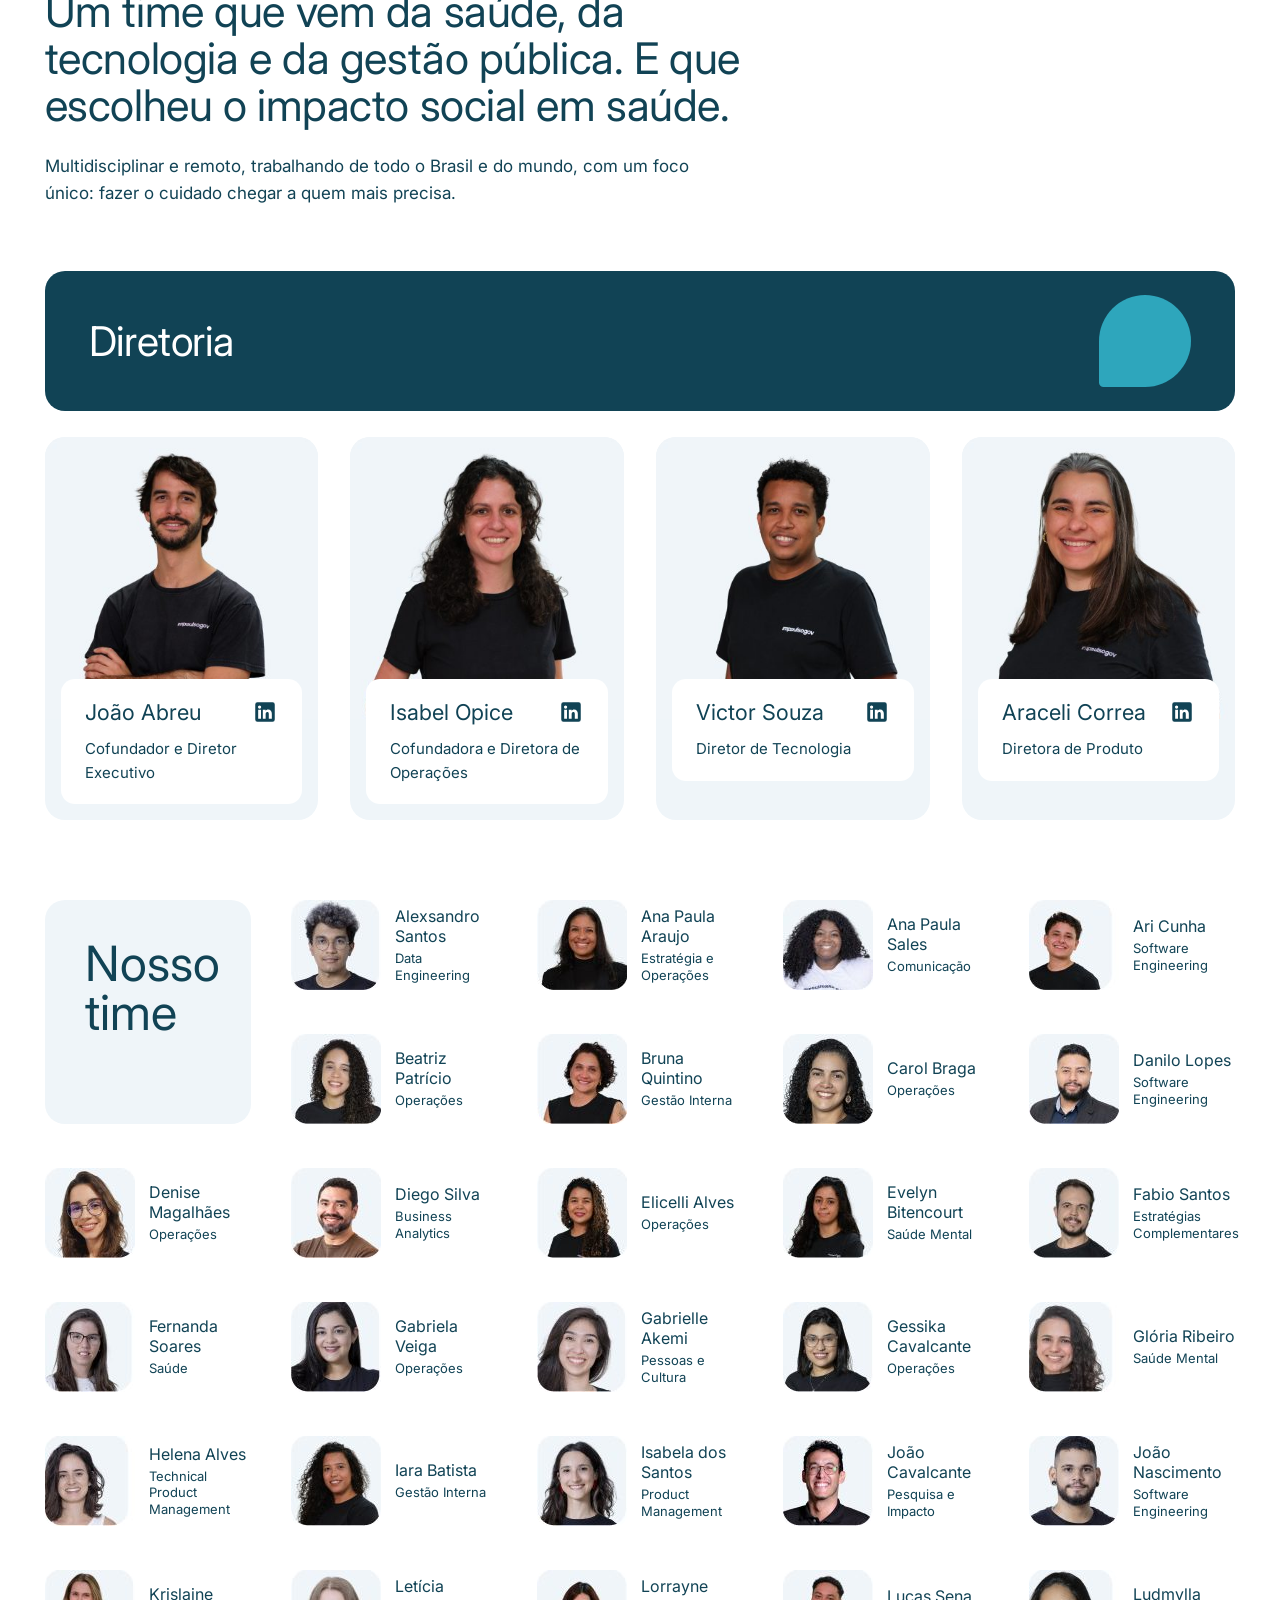
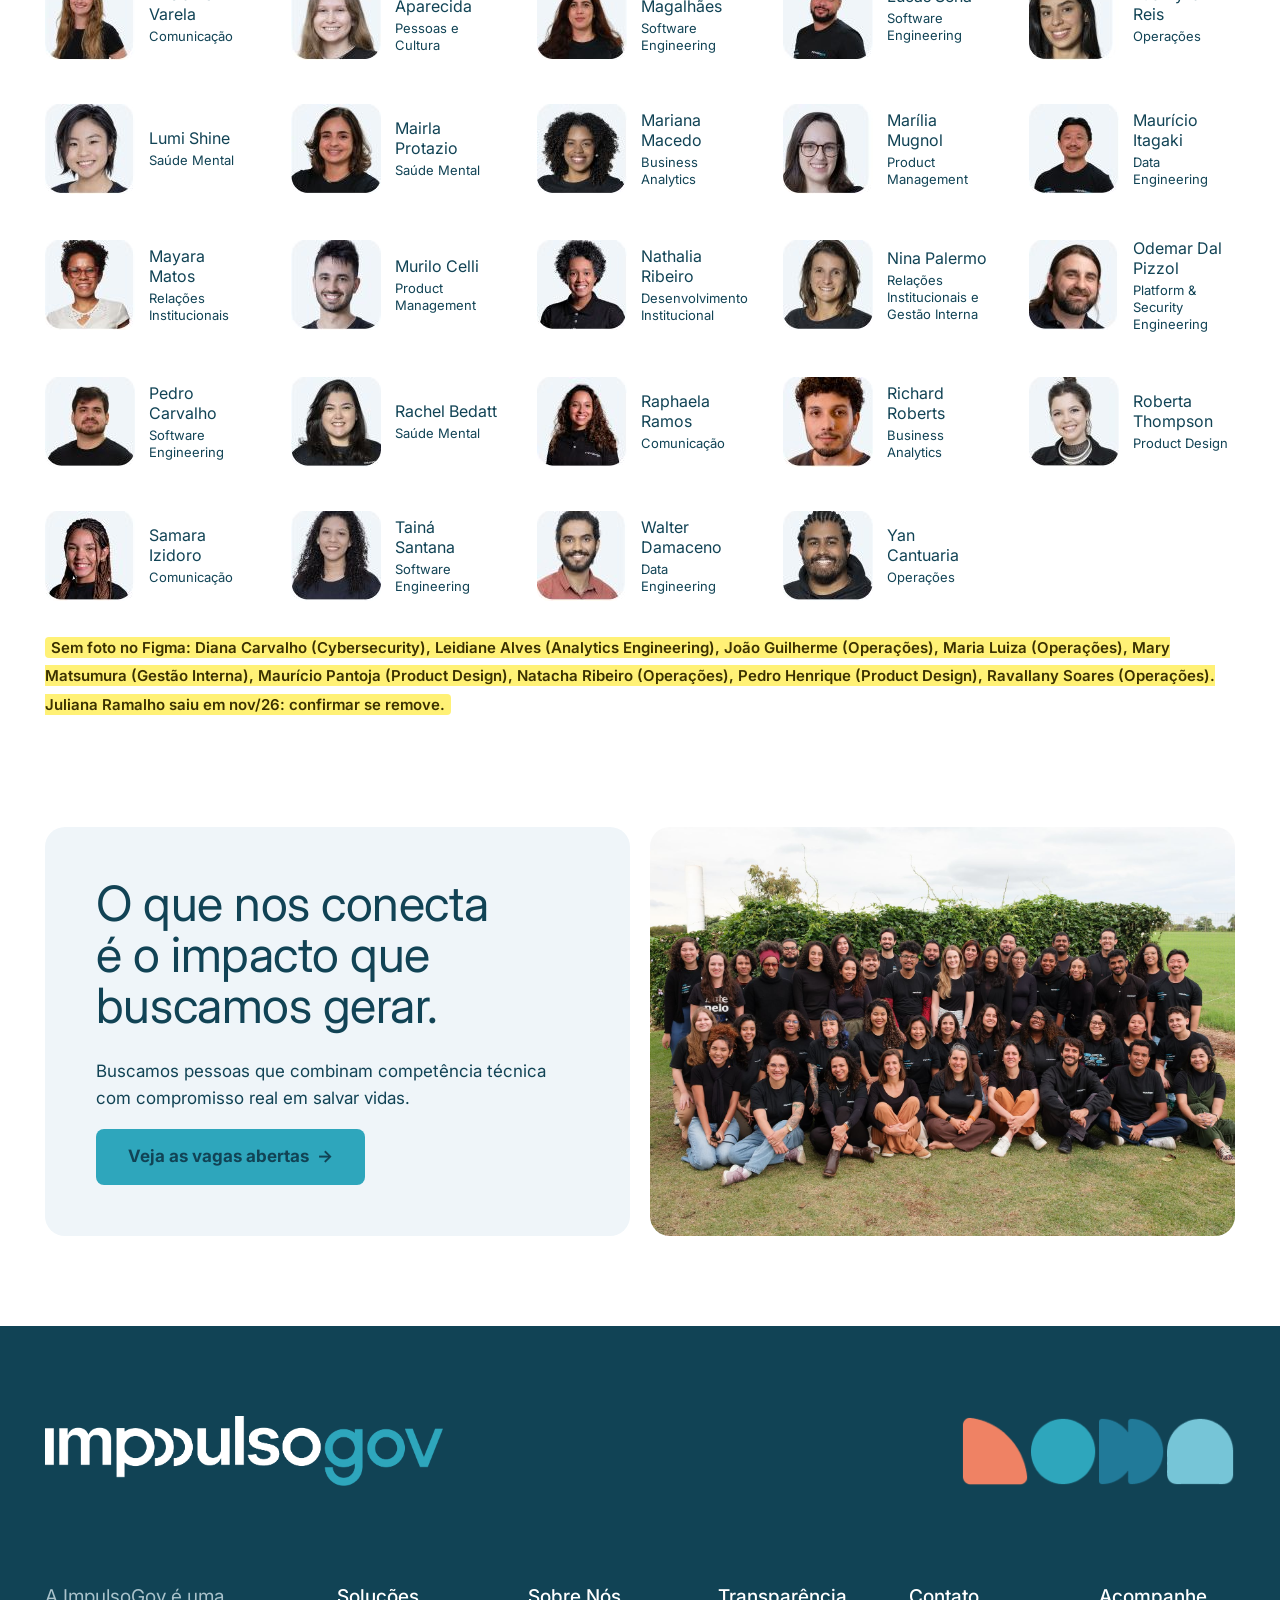
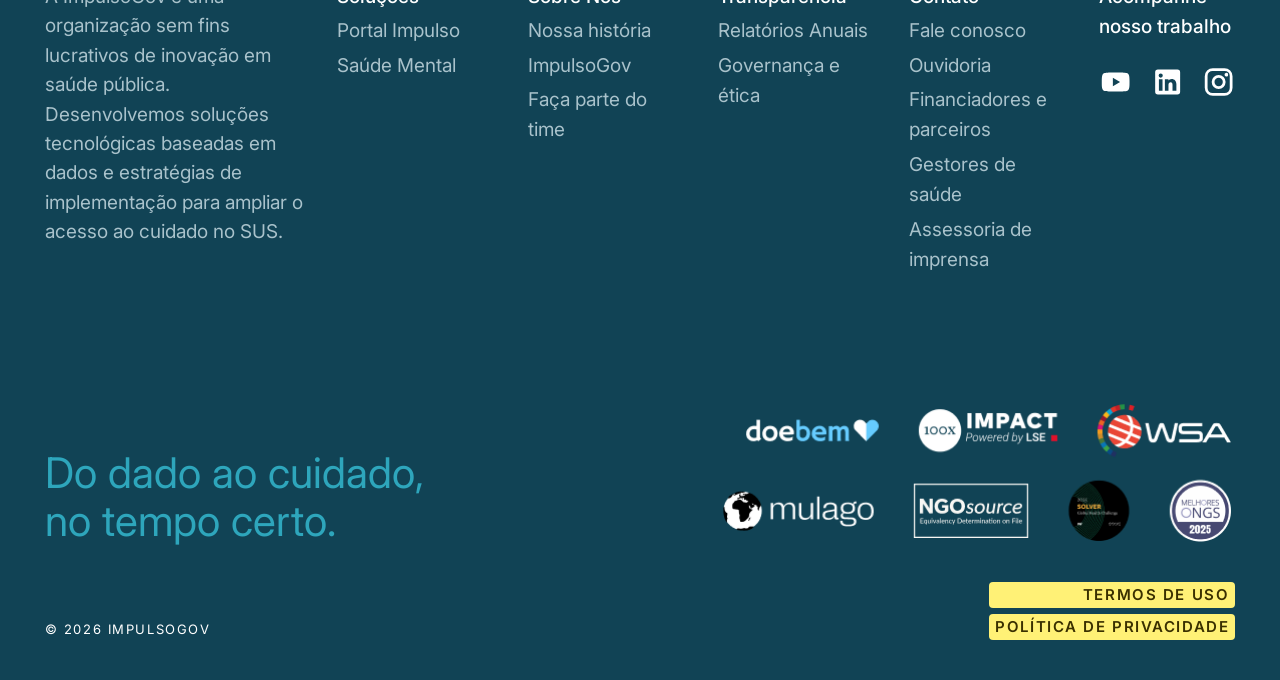
<file: sobre-nos.html>
<!DOCTYPE html>
<html lang="pt-BR">
<head>
<meta charset="utf-8">
<meta name="viewport" content="width=device-width, initial-scale=1">
<meta name="robots" content="noindex, nofollow">
<title>Sobre nós | ImpulsoGov</title>
<meta name="description" content="Quem somos, nossa história, prêmios, valores, conselho e time.">
<link rel="preconnect" href="https://fonts.googleapis.com">
<link rel="preconnect" href="https://fonts.gstatic.com" crossorigin>
<link href="https://fonts.googleapis.com/css2?family=Inter:wght@400;500;600;700&display=swap" rel="stylesheet">
<link rel="stylesheet" href="assets/css/site.css?v=09dd28bc">
<link rel="icon" href="assets/img/favicon.png?v=c66a25c4">
</head>
<body>
<div class="topbar"><a href="https://www.impulsogov.org/s/ImpulsoGov_Relatorio_PT.pdf">Baixe agora</a> o Relatório Anual de Atividades de 2025 e conheça os dados e histórias reais do nosso impacto no SUS</div>
<header class="site-header">
  <div class="wrap">
    <a class="logo" href="index.html" aria-label="ImpulsoGov, página inicial"><img src="assets/img/logo.png?v=9554e638" alt="ImpulsoGov" width="184" height="32"></a>
    <nav class="nav" aria-label="Principal"><div class="sub"><button type="button" aria-haspopup="true">Soluções</button><div class="menu"><a href="portal-impulso.html">Portal Impulso</a><a href="saude-mental.html">Saúde Mental</a></div></div><a href="sobre-nos.html" aria-current="page">Sobre nós</a><a href="apoie.html">Apoie</a><a href="transparencia.html">Transparência</a></nav>
    <div class="head-right">
      <a href="mailto:contato@impulsogov.org">Contato</a>
      <span class="lang">Português <small title="Versão em inglês em construção">· English em breve</small></span>
    </div>
    <button class="menu-toggle" type="button" aria-expanded="false">Menu</button>
  </div>
</header>
<main id="conteudo">
<section class="band" id="historia"><div class="wrap split">
  <div>
    <h1>Transformamos dados em cuidado que ninguém esquece.</h1>
    <p class="lead">O Brasil tem o maior sistema público de saúde do mundo e registra, todos os dias, quem está sendo atendido e quem ficou de fora. O desafio, em muitos municípios, é fazer esse registro chegar à equipe a tempo de virar cuidado. É essa lacuna que nos move: partir de uma pergunta concreta, quem está sem cuidado agora e o que é possível fazer hoje para mudar isso?</p>
    <div class="btns" style="margin-top:56px"><a class="btn btn-laranja" href="#vagas">Veja as vagas abertas</a><a class="btn btn-azul" href="#time">Conheça nosso time</a></div>
  </div>
  <img src="assets/img/fig/sobre-hero.jpg?v=2065ed52" alt="Mãe e filha abraçadas" width="848" height="644">
</div></section>

<section class="band bg-dark"><div class="wrap">
  <div style="display:flex;justify-content:space-between;align-items:start;gap:32px">
    <h2 style="max-width:20em">De uma resposta à pandemia a parceira de soluções de prevenção de saúde em +420 municípios</h2>
    <img src="assets/img/fig/od-teal.png?v=d77f8c5e" alt="" width="202" height="106" style="flex:none;width:clamp(90px,12vw,202px)">
  </div>
  <div class="timeline">
    <div class="tl up c1" style="grid-column:1"><b>2019</b><span>Fundação da ImpulsoGov em São Paulo.</span><i></i></div>
    <div class="tl down c2" style="grid-column:2"><b>2020</b><span>Primeiros projetos de suporte à gestão pública durante a pandemia de Covid-19.</span><i></i></div>
    <div class="tl up c3" style="grid-column:3"><b>2021</b><span>Primeiras soluções digitais para a Atenção Primária à saúde.</span><i></i></div>
    <div class="tl down c4" style="grid-column:4"><b>2022</b><span>Mais de 100 municípios parceiros. Parceria com o Conasems. Matchfunding do BNDES. MIT Innovators Under 35.</span><i></i></div>
    <div class="tl up c2" style="grid-column:5"><b>2023</b><span>Mais de 200 municípios. Início da frente de Saúde Mental.</span><i></i></div>
    <div class="tl down c1" style="grid-column:6"><b>2024</b><span>Mais de 330 municípios.</span><i></i></div>
    <div class="tl up c4" style="grid-column:7"><b>2025</b><span>Mais de 410 municípios. Parceria com o Ministério da Saúde. Selecionada pelo MIT Solve.</span><i></i></div>
    <div class="tl down c3" style="grid-column:8"><b>2026</b><span>Lançamento do Portal Impulso. US$ 9,1 milhões em apoio filantrópico acumulado. Fundadores na lista 101 do O Globo.</span><i></i></div>
  </div>
  <p style="margin-top:32px"><span class="todo">Incluídos: MIT Innovators Under 35 (2022), MIT Solve (2025), 101 do O Globo (2026). Faltam anos e texto para Recife, Santos e Aracaju; validar se entram WEF Young Global Leader e Mulago.</span></p>
</div></section>
<section class="bg-dark" style="padding-bottom:40px"><div class="wrap">
  <img src="assets/img/fig/sobre-premios.jpg?v=93cc1ab5" alt="Prêmios e reconhecimentos: Destaque entre quem entende de impacto. Mulago, doebem, Melhores ONGs 2025, WSA Winner 2025, MIT Solve 2025 Solver, 100x Impact Accelerator (LSE)" width="1728" height="974" loading="lazy" style="margin:0 auto">
</div></section>

<section class="band"><div class="wrap">
  <div class="center"><span class="label">Nossos valores</span><h2>A forma como escolhemos estar aqui</h2></div>
  <div class="valores">
    <div class="valor bg-dark" tabindex="0"><h3>Impactamos primeiro</h3><p>Tomamos decisões orientadas por evidências e propósito público, priorizando o que gera a melhor saúde para os usuários do SUS.</p><img src="assets/img/fig/valor1.png?v=af7e39ed" alt=""></div>
    <div class="valor bg-fundo" tabindex="0"><h3>Crescemos juntos</h3><p>O desenvolvimento é coletivo: crescemos como pessoas, profissionais e organização e aprendemos uns com os outros, com transparência, respeito e diversidade.</p><img src="assets/img/fig/valor2.png?v=6b11e323" alt=""></div>
    <div class="valor bg-azul" tabindex="0" style="color:var(--azul-dark)"><h3>Inovamos com excelência</h3><p>Buscamos sempre formas melhores de realizar nosso propósito, com barra alta de qualidade nas nossas apostas.</p><img src="assets/img/fig/valor3.png?v=7f7b8654" alt=""></div>
    <div class="valor" tabindex="0" style="background:var(--laranja);color:var(--azul-dark)"><h3>Cuidamos uns dos outros</h3><p>Cultivamos relações humanas baseadas em compaixão, segurança psicológica e apoio.</p><img src="assets/img/fig/valor4.png?v=2212dd49" alt=""></div>
  </div>
</div></section>

<section class="band bg-claro"><div class="wrap">
  <div class="conselho-grid">
    <div class="intro"><span class="label">Nosso conselho</span><h2>Um conselho que conecta<br>experiência, inovação<br>e saúde pública.</h2></div>
    <div class="pessoa"><img src="assets/img/fig/conselho-giovanni.jpg?v=e16d69df" alt="Giovanni Salum" loading="lazy" width="378" height="560"><div class="tag"><b>Giovanni Salum<a href="#" aria-label="LinkedIn de Giovanni Salum"><svg viewBox="0 0 24 24"><path d="M19 3a2 2 0 012 2v14a2 2 0 01-2 2H5a2 2 0 01-2-2V5a2 2 0 012-2h14zM8.3 18.3V10H5.7v8.3h2.6zM7 8.9a1.5 1.5 0 100-3 1.5 1.5 0 000 3zm11.3 9.4v-4.6c0-2.4-1.3-3.9-3.4-3.9-1.1 0-1.9.6-2.3 1.2V10H10v8.3h2.6v-4.4c0-1.1.6-1.8 1.5-1.8.9 0 1.4.6 1.4 1.8v4.4h2.8z"/></svg></a></b><span>Diretor Sênior de Programas Globais do Child Mind Institute</span></div></div>
    <div class="pessoa"><img src="assets/img/fig/conselho-luana.jpg?v=209788fc" alt="Luana Araújo" loading="lazy" width="378" height="560"><div class="tag"><b>Luana Araújo<a href="https://www.linkedin.com/in/luana-araujo-bb9b53136/" target="_blank" rel="noopener" aria-label="LinkedIn de Luana Araújo"><svg viewBox="0 0 24 24"><path d="M19 3a2 2 0 012 2v14a2 2 0 01-2 2H5a2 2 0 01-2-2V5a2 2 0 012-2h14zM8.3 18.3V10H5.7v8.3h2.6zM7 8.9a1.5 1.5 0 100-3 1.5 1.5 0 000 3zm11.3 9.4v-4.6c0-2.4-1.3-3.9-3.4-3.9-1.1 0-1.9.6-2.3 1.2V10H10v8.3h2.6v-4.4c0-1.1.6-1.8 1.5-1.8.9 0 1.4.6 1.4 1.8v4.4h2.8z"/></svg></a></b><span>Gerente de Tecnologias Avançadas para Equidade em Saúde no Hospital Israelita Albert Einstein</span></div></div>
    <div class="pessoa"><img src="assets/img/fig/conselho-moises.jpg?v=8a02160d" alt="Moisés Nascimento" loading="lazy" width="378" height="560"><div class="tag"><b>Moisés Nascimento<a href="https://www.linkedin.com/in/monascimento/" target="_blank" rel="noopener" aria-label="LinkedIn de Moisés Nascimento"><svg viewBox="0 0 24 24"><path d="M19 3a2 2 0 012 2v14a2 2 0 01-2 2H5a2 2 0 01-2-2V5a2 2 0 012-2h14zM8.3 18.3V10H5.7v8.3h2.6zM7 8.9a1.5 1.5 0 100-3 1.5 1.5 0 000 3zm11.3 9.4v-4.6c0-2.4-1.3-3.9-3.4-3.9-1.1 0-1.9.6-2.3 1.2V10H10v8.3h2.6v-4.4c0-1.1.6-1.8 1.5-1.8.9 0 1.4.6 1.4 1.8v4.4h2.8z"/></svg></a></b><span>Fundador da Stealth Startup e Conselheiro do Insper e da ImpulsoGov</span></div></div>
    <div class="pessoa"><img src="assets/img/fig/conselho-marcia.jpg?v=95f3c4f7" alt="Márcia Castro" loading="lazy" width="378" height="560"><div class="tag"><b>Márcia Castro<a href="https://www.linkedin.com/in/marcia-castro-7b908016/" target="_blank" rel="noopener" aria-label="LinkedIn de Márcia Castro"><svg viewBox="0 0 24 24"><path d="M19 3a2 2 0 012 2v14a2 2 0 01-2 2H5a2 2 0 01-2-2V5a2 2 0 012-2h14zM8.3 18.3V10H5.7v8.3h2.6zM7 8.9a1.5 1.5 0 100-3 1.5 1.5 0 000 3zm11.3 9.4v-4.6c0-2.4-1.3-3.9-3.4-3.9-1.1 0-1.9.6-2.3 1.2V10H10v8.3h2.6v-4.4c0-1.1.6-1.8 1.5-1.8.9 0 1.4.6 1.4 1.8v4.4h2.8z"/></svg></a></b><span>Chefe do Departamento de Saúde Global e População da Escola de Saúde Pública de Harvard</span></div></div>
    <div class="pessoa"><img src="assets/img/fig/conselho-paulo.jpg?v=a738c9cb" alt="Paulo Chapchap" loading="lazy" width="378" height="560"><div class="tag"><b>Paulo Chapchap<a href="https://www.linkedin.com/in/paulo-chapchap/" target="_blank" rel="noopener" aria-label="LinkedIn de Paulo Chapchap"><svg viewBox="0 0 24 24"><path d="M19 3a2 2 0 012 2v14a2 2 0 01-2 2H5a2 2 0 01-2-2V5a2 2 0 012-2h14zM8.3 18.3V10H5.7v8.3h2.6zM7 8.9a1.5 1.5 0 100-3 1.5 1.5 0 000 3zm11.3 9.4v-4.6c0-2.4-1.3-3.9-3.4-3.9-1.1 0-1.9.6-2.3 1.2V10H10v8.3h2.6v-4.4c0-1.1.6-1.8 1.5-1.8.9 0 1.4.6 1.4 1.8v4.4h2.8z"/></svg></a></b><span>Diretor médico do Instituto de Estudos para Políticas de Saúde (IEPS)</span></div></div>
    <div class="forma"><img src="assets/img/fig/conselho-forma.png?v=3d183081" alt="" loading="lazy"></div>
  </div>
  <p style="margin-top:24px"><span class="todo">Conselho Fiscal (menos destaque): confirmar composição. Participaram da 1ª reunião de 2026: Adailton Lopes, Eduardo Azevedo, Maíra Madrid, Ricardo Vieira e Rogiene Batista dos Santos. LinkedIn de Giovanni Salum e Victor Souza não localizado.</span></p>
</div></section>

<section class="band" id="time"><div class="wrap">
  <span class="label">Nosso time</span>
  <h2 style="max-width:18em">Um time que vem da saúde, da tecnologia e da gestão pública. E que escolheu o impacto social em saúde.</h2>
  <p class="lead">Multidisciplinar e remoto, trabalhando de todo o Brasil e do mundo, com um foco único: fazer o cuidado chegar a quem mais precisa.</p>
  <div class="diretoria-bar"><h3>Diretoria</h3><i></i></div>
  <div class="pessoas">
    <div class="pessoa"><img src="assets/img/fig/dir-joao.jpg?v=3a8d3269" alt="João Abreu" loading="lazy" width="378" height="560"><div class="tag"><b>João Abreu<a href="https://www.linkedin.com/in/joao-moraes-abreu/" target="_blank" rel="noopener" aria-label="LinkedIn de João Abreu"><svg viewBox="0 0 24 24"><path d="M19 3a2 2 0 012 2v14a2 2 0 01-2 2H5a2 2 0 01-2-2V5a2 2 0 012-2h14zM8.3 18.3V10H5.7v8.3h2.6zM7 8.9a1.5 1.5 0 100-3 1.5 1.5 0 000 3zm11.3 9.4v-4.6c0-2.4-1.3-3.9-3.4-3.9-1.1 0-1.9.6-2.3 1.2V10H10v8.3h2.6v-4.4c0-1.1.6-1.8 1.5-1.8.9 0 1.4.6 1.4 1.8v4.4h2.8z"/></svg></a></b><span>Cofundador e Diretor Executivo</span></div></div>
    <div class="pessoa"><img src="assets/img/fig/dir-isabel.jpg?v=a5c1680c" alt="Isabel Opice" loading="lazy" width="378" height="560"><div class="tag"><b>Isabel Opice<a href="https://www.linkedin.com/in/isabel-opice-126b037a/" target="_blank" rel="noopener" aria-label="LinkedIn de Isabel Opice"><svg viewBox="0 0 24 24"><path d="M19 3a2 2 0 012 2v14a2 2 0 01-2 2H5a2 2 0 01-2-2V5a2 2 0 012-2h14zM8.3 18.3V10H5.7v8.3h2.6zM7 8.9a1.5 1.5 0 100-3 1.5 1.5 0 000 3zm11.3 9.4v-4.6c0-2.4-1.3-3.9-3.4-3.9-1.1 0-1.9.6-2.3 1.2V10H10v8.3h2.6v-4.4c0-1.1.6-1.8 1.5-1.8.9 0 1.4.6 1.4 1.8v4.4h2.8z"/></svg></a></b><span>Cofundadora e Diretora de Operações</span></div></div>
    <div class="pessoa"><img src="assets/img/fig/dir-victor.jpg?v=025345d7" alt="Victor Souza" loading="lazy" width="378" height="560"><div class="tag"><b>Victor Souza<a href="#" aria-label="LinkedIn de Victor Souza"><svg viewBox="0 0 24 24"><path d="M19 3a2 2 0 012 2v14a2 2 0 01-2 2H5a2 2 0 01-2-2V5a2 2 0 012-2h14zM8.3 18.3V10H5.7v8.3h2.6zM7 8.9a1.5 1.5 0 100-3 1.5 1.5 0 000 3zm11.3 9.4v-4.6c0-2.4-1.3-3.9-3.4-3.9-1.1 0-1.9.6-2.3 1.2V10H10v8.3h2.6v-4.4c0-1.1.6-1.8 1.5-1.8.9 0 1.4.6 1.4 1.8v4.4h2.8z"/></svg></a></b><span>Diretor de Tecnologia</span></div></div>
    <div class="pessoa"><img src="assets/img/fig/dir-araceli.jpg?v=81373501" alt="Araceli Correa" loading="lazy" width="378" height="560"><div class="tag"><b>Araceli Correa<a href="https://www.linkedin.com/in/araceli-correa-perez/" target="_blank" rel="noopener" aria-label="LinkedIn de Araceli Correa"><svg viewBox="0 0 24 24"><path d="M19 3a2 2 0 012 2v14a2 2 0 01-2 2H5a2 2 0 01-2-2V5a2 2 0 012-2h14zM8.3 18.3V10H5.7v8.3h2.6zM7 8.9a1.5 1.5 0 100-3 1.5 1.5 0 000 3zm11.3 9.4v-4.6c0-2.4-1.3-3.9-3.4-3.9-1.1 0-1.9.6-2.3 1.2V10H10v8.3h2.6v-4.4c0-1.1.6-1.8 1.5-1.8.9 0 1.4.6 1.4 1.8v4.4h2.8z"/></svg></a></b><span>Diretora de Produto</span></div></div>
  </div>
  <div class="time-grid">
    <div class="title">Nosso<br>time</div>
<div class="membro"><img src="assets/img/fig/t-alexsandro.jpg?v=5de2d602" alt="" loading="lazy" width="90" height="90"><div><b>Alexsandro Santos</b><span>Data Engineering</span></div></div>
<div class="membro"><img src="assets/img/fig/t-ana-paula-araujo.jpg?v=ffe6bd79" alt="" loading="lazy" width="90" height="90"><div><b>Ana Paula Araujo</b><span>Estratégia e Operações</span></div></div>
<div class="membro"><img src="assets/img/fig/t-ana-paula-sales.jpg?v=afd62964" alt="" loading="lazy" width="90" height="90"><div><b>Ana Paula Sales</b><span>Comunicação</span></div></div>
<div class="membro"><img src="assets/img/fig/t-ari.jpg?v=ccd85cba" alt="" loading="lazy" width="90" height="90"><div><b>Ari Cunha</b><span>Software Engineering</span></div></div>
<div class="membro"><img src="assets/img/fig/t-beatriz.jpg?v=8c02b422" alt="" loading="lazy" width="90" height="90"><div><b>Beatriz Patrício</b><span>Operações</span></div></div>
<div class="membro"><img src="assets/img/fig/t-bruna.jpg?v=2a0bae76" alt="" loading="lazy" width="90" height="90"><div><b>Bruna Quintino</b><span>Gestão Interna</span></div></div>
<div class="membro"><img src="assets/img/fig/t-carol.jpg?v=2772d323" alt="" loading="lazy" width="90" height="90"><div><b>Carol Braga</b><span>Operações</span></div></div>
<div class="membro"><img src="assets/img/fig/t-danilo.jpg?v=c8e8b845" alt="" loading="lazy" width="90" height="90"><div><b>Danilo Lopes</b><span>Software Engineering</span></div></div>
<div class="membro"><img src="assets/img/fig/t-denise.jpg?v=21f170f0" alt="" loading="lazy" width="90" height="90"><div><b>Denise Magalhães</b><span>Operações</span></div></div>
<div class="membro"><img src="assets/img/fig/t-diego.jpg?v=876a689d" alt="" loading="lazy" width="90" height="90"><div><b>Diego Silva</b><span>Business Analytics</span></div></div>
<div class="membro"><img src="assets/img/fig/t-elicelli.jpg?v=87cc4093" alt="" loading="lazy" width="90" height="90"><div><b>Elicelli Alves</b><span>Operações</span></div></div>
<div class="membro"><img src="assets/img/fig/t-evelyn.jpg?v=ca82ed2e" alt="" loading="lazy" width="90" height="90"><div><b>Evelyn Bitencourt</b><span>Saúde Mental</span></div></div>
<div class="membro"><img src="assets/img/fig/t-fabio.jpg?v=81ac14b6" alt="" loading="lazy" width="90" height="90"><div><b>Fabio Santos</b><span>Estratégias Complementares</span></div></div>
<div class="membro"><img src="assets/img/fig/t-fernanda.jpg?v=082e16e6" alt="" loading="lazy" width="90" height="90"><div><b>Fernanda Soares</b><span>Saúde</span></div></div>
<div class="membro"><img src="assets/img/fig/t-gabriela.jpg?v=c97c34fe" alt="" loading="lazy" width="90" height="90"><div><b>Gabriela Veiga</b><span>Operações</span></div></div>
<div class="membro"><img src="assets/img/fig/t-gabrielle.jpg?v=30e11d1b" alt="" loading="lazy" width="90" height="90"><div><b>Gabrielle Akemi</b><span>Pessoas e Cultura</span></div></div>
<div class="membro"><img src="assets/img/fig/t-gessika.jpg?v=724329e8" alt="" loading="lazy" width="90" height="90"><div><b>Gessika Cavalcante</b><span>Operações</span></div></div>
<div class="membro"><img src="assets/img/fig/t-gloria.jpg?v=a25533bc" alt="" loading="lazy" width="90" height="90"><div><b>Glória Ribeiro</b><span>Saúde Mental</span></div></div>
<div class="membro"><img src="assets/img/fig/t-helena.jpg?v=8b774cd5" alt="" loading="lazy" width="90" height="90"><div><b>Helena Alves</b><span>Technical Product Management</span></div></div>
<div class="membro"><img src="assets/img/fig/t-iara.jpg?v=bd6da24c" alt="" loading="lazy" width="90" height="90"><div><b>Iara Batista</b><span>Gestão Interna</span></div></div>
<div class="membro"><img src="assets/img/fig/t-isabela.jpg?v=ab21f2b8" alt="" loading="lazy" width="90" height="90"><div><b>Isabela dos Santos</b><span>Product Management</span></div></div>
<div class="membro"><img src="assets/img/fig/t-joao-cavalcante.jpg?v=002c2029" alt="" loading="lazy" width="90" height="90"><div><b>João Cavalcante</b><span>Pesquisa e Impacto</span></div></div>
<div class="membro"><img src="assets/img/fig/t-joao-nascimento.jpg?v=e036725b" alt="" loading="lazy" width="90" height="90"><div><b>João Nascimento</b><span>Software Engineering</span></div></div>
<div class="membro"><img src="assets/img/fig/t-krislaine.jpg?v=d2fb15f6" alt="" loading="lazy" width="90" height="90"><div><b>Krislaine Varela</b><span>Comunicação</span></div></div>
<div class="membro"><img src="assets/img/fig/t-leticia.jpg?v=b5a54b4a" alt="" loading="lazy" width="90" height="90"><div><b>Letícia Aparecida</b><span>Pessoas e Cultura</span></div></div>
<div class="membro"><img src="assets/img/fig/t-lorrayne.jpg?v=4245a42a" alt="" loading="lazy" width="90" height="90"><div><b>Lorrayne Magalhães</b><span>Software Engineering</span></div></div>
<div class="membro"><img src="assets/img/fig/t-lucas-sena.jpg?v=23f6f3b9" alt="" loading="lazy" width="90" height="90"><div><b>Lucas Sena</b><span>Software Engineering</span></div></div>
<div class="membro"><img src="assets/img/fig/t-ludmylla.jpg?v=d889e2c5" alt="" loading="lazy" width="90" height="90"><div><b>Ludmylla Reis</b><span>Operações</span></div></div>
<div class="membro"><img src="assets/img/fig/t-lumi.jpg?v=aff3c3ef" alt="" loading="lazy" width="90" height="90"><div><b>Lumi Shine</b><span>Saúde Mental</span></div></div>
<div class="membro"><img src="assets/img/fig/t-mairla.jpg?v=d7c865f8" alt="" loading="lazy" width="90" height="90"><div><b>Mairla Protazio</b><span>Saúde Mental</span></div></div>
<div class="membro"><img src="assets/img/fig/t-mariana.jpg?v=33e09525" alt="" loading="lazy" width="90" height="90"><div><b>Mariana Macedo</b><span>Business Analytics</span></div></div>
<div class="membro"><img src="assets/img/fig/t-marilia.jpg?v=2bf8ab55" alt="" loading="lazy" width="90" height="90"><div><b>Marília Mugnol</b><span>Product Management</span></div></div>
<div class="membro"><img src="assets/img/fig/t-mauricio-itagaki.jpg?v=af21dc94" alt="" loading="lazy" width="90" height="90"><div><b>Maurício Itagaki</b><span>Data Engineering</span></div></div>
<div class="membro"><img src="assets/img/fig/t-mayara.jpg?v=16eb6c62" alt="" loading="lazy" width="90" height="90"><div><b>Mayara Matos</b><span>Relações Institucionais</span></div></div>
<div class="membro"><img src="assets/img/fig/t-murilo.jpg?v=9565ad18" alt="" loading="lazy" width="90" height="90"><div><b>Murilo Celli</b><span>Product Management</span></div></div>
<div class="membro"><img src="assets/img/fig/t-nathalia.jpg?v=61af71f3" alt="" loading="lazy" width="90" height="90"><div><b>Nathalia Ribeiro</b><span>Desenvolvimento Institucional</span></div></div>
<div class="membro"><img src="assets/img/fig/t-nina.jpg?v=3f28cc0f" alt="" loading="lazy" width="90" height="90"><div><b>Nina Palermo</b><span>Relações Institucionais e Gestão Interna</span></div></div>
<div class="membro"><img src="assets/img/fig/t-odemar.jpg?v=62182a8c" alt="" loading="lazy" width="90" height="90"><div><b>Odemar Dal Pizzol</b><span>Platform &amp; Security Engineering</span></div></div>
<div class="membro"><img src="assets/img/fig/t-pedro-carvalho.jpg?v=3c30db7a" alt="" loading="lazy" width="90" height="90"><div><b>Pedro Carvalho</b><span>Software Engineering</span></div></div>
<div class="membro"><img src="assets/img/fig/t-rachel.jpg?v=78578d19" alt="" loading="lazy" width="90" height="90"><div><b>Rachel Bedatt</b><span>Saúde Mental</span></div></div>
<div class="membro"><img src="assets/img/fig/t-raphaela.jpg?v=27dfbeff" alt="" loading="lazy" width="90" height="90"><div><b>Raphaela Ramos</b><span>Comunicação</span></div></div>
<div class="membro"><img src="assets/img/fig/t-richard.jpg?v=6c45ffcb" alt="" loading="lazy" width="90" height="90"><div><b>Richard Roberts</b><span>Business Analytics</span></div></div>
<div class="membro"><img src="assets/img/fig/t-roberta.jpg?v=fd46fdd5" alt="" loading="lazy" width="90" height="90"><div><b>Roberta Thompson</b><span>Product Design</span></div></div>
<div class="membro"><img src="assets/img/fig/t-samara.jpg?v=25877d91" alt="" loading="lazy" width="90" height="90"><div><b>Samara Izidoro</b><span>Comunicação</span></div></div>
<div class="membro"><img src="assets/img/fig/t-taina.jpg?v=95b4b5fb" alt="" loading="lazy" width="90" height="90"><div><b>Tainá Santana</b><span>Software Engineering</span></div></div>
<div class="membro"><img src="assets/img/fig/t-walter.jpg?v=2dc8980b" alt="" loading="lazy" width="90" height="90"><div><b>Walter Damaceno</b><span>Data Engineering</span></div></div>
<div class="membro"><img src="assets/img/fig/t-yan.jpg?v=8b912ba2" alt="" loading="lazy" width="90" height="90"><div><b>Yan Cantuaria</b><span>Operações</span></div></div>
  </div>
  <p style="margin-top:32px"><span class="todo">Sem foto no Figma: Diana Carvalho (Cybersecurity), Leidiane Alves (Analytics Engineering), João Guilherme (Operações), Maria Luiza (Operações), Mary Matsumura (Gestão Interna), Maurício Pantoja (Product Design), Natacha Ribeiro (Operações), Pedro Henrique (Product Design), Ravallany Soares (Operações). Juliana Ramalho saiu em nov/26: confirmar se remove.</span></p>
</div></section>

<section class="band" id="vagas" style="padding-top:0"><div class="wrap vagas">
  <div class="card">
    <h2>O que nos conecta<br>é o impacto que<br>buscamos gerar.</h2>
    <p class="lead">Buscamos pessoas que combinam competência técnica com compromisso real em salvar vidas.</p>
    <div><a class="btn btn-azul" href="https://impulsogov.inhire.app/vagas" target="_blank" rel="noopener">Veja as vagas abertas</a></div>
  </div>
  <div class="pic"><img src="assets/img/time.jpg?v=46066898" alt="Time da ImpulsoGov reunido na imersão anual" loading="lazy" width="1800" height="1199"></div>
</div></section>

</main>
<footer class="site-footer">
  <div class="wrap">
    <div class="row1">
      <img class="flogo" src="assets/img/logo-branco.png?v=1f5fca19" alt="ImpulsoGov" width="391" height="70">
      <img class="shapes" src="assets/img/fig/footer-formas.png?v=8a8a351a" alt="" width="290" height="74">
    </div>
    <div class="f-cols">
      <p>A ImpulsoGov é uma organização sem fins lucrativos de inovação em saúde pública. Desenvolvemos soluções tecnológicas baseadas em dados e estratégias de implementação para ampliar o acesso ao cuidado no SUS.</p>
      <div><h4>Soluções</h4><ul><li><a href="portal-impulso.html">Portal Impulso</a></li><li><a href="saude-mental.html">Saúde Mental</a></li></ul></div>
      <div><h4>Sobre Nós</h4><ul><li><a href="sobre-nos.html#historia">Nossa história</a></li><li><a href="sobre-nos.html#time">ImpulsoGov</a></li><li><a href="sobre-nos.html#vagas">Faça parte do time</a></li></ul></div>
      <div><h4>Transparência</h4><ul><li><a href="transparencia.html#relatorios">Relatórios Anuais</a></li><li><a href="transparencia.html#documentos">Governança e ética</a></li></ul></div>
      <div><h4>Contato</h4><ul>
        <li><a href="mailto:contato@impulsogov.org">Fale conosco</a></li>
        <li><a href="mailto:ouvidoria@impulsogov.org">Ouvidoria</a></li>
        <li><a href="apoie.html">Financiadores e parceiros</a></li>
        <li><a href="mailto:contato@impulsogov.org?subject=Gestor%20de%20sa%C3%BAde">Gestores de saúde</a></li>
        <li><a href="mailto:contato@impulsogov.org?subject=Imprensa">Assessoria de imprensa</a></li>
      </ul></div>
      <div><h4>Acompanhe nosso trabalho</h4>
        <div class="social">
          <a href="https://www.youtube.com/@impulsogov" aria-label="YouTube"><svg viewBox="0 0 24 24"><path d="M10 15l5.2-3L10 9v6zm11.6-7.8c.3.9.4 2.1.4 3.8v2c0 1.7-.1 2.9-.4 3.8-.2.8-.9 1.4-1.7 1.6-1 .3-4.2.4-7.9.4s-6.9-.1-7.9-.4c-.8-.2-1.5-.8-1.7-1.6C2.1 15.9 2 14.7 2 13v-2c0-1.7.1-2.9.4-3.8.2-.8.9-1.4 1.7-1.6C5.1 5.3 8.3 5.2 12 5.2s6.9.1 7.9.4c.8.2 1.5.8 1.7 1.6z"/></svg></a>
          <a href="https://www.linkedin.com/company/impulsogov/" aria-label="LinkedIn"><svg viewBox="0 0 24 24"><path d="M19 3a2 2 0 012 2v14a2 2 0 01-2 2H5a2 2 0 01-2-2V5a2 2 0 012-2h14zM8.3 18.3V10H5.7v8.3h2.6zM7 8.9a1.5 1.5 0 100-3 1.5 1.5 0 000 3zm11.3 9.4v-4.6c0-2.4-1.3-3.9-3.4-3.9-1.1 0-1.9.6-2.3 1.2V10H10v8.3h2.6v-4.4c0-1.1.6-1.8 1.5-1.8.9 0 1.4.6 1.4 1.8v4.4h2.8z"/></svg></a>
          <a href="https://www.instagram.com/impulsogov" aria-label="Instagram"><svg viewBox="0 0 24 24"><path d="M7.8 2h8.4A5.8 5.8 0 0122 7.8v8.4a5.8 5.8 0 01-5.8 5.8H7.8A5.8 5.8 0 012 16.2V7.8A5.8 5.8 0 017.8 2zm-.2 2A3.6 3.6 0 004 7.6v8.8A3.6 3.6 0 007.6 20h8.8a3.6 3.6 0 003.6-3.6V7.6A3.6 3.6 0 0016.4 4H7.6zm9.6 1.5a1.3 1.3 0 110 2.5 1.3 1.3 0 010-2.5zM12 7a5 5 0 110 10 5 5 0 010-10zm0 2a3 3 0 100 6 3 3 0 000-6z"/></svg></a>
        </div>
      </div>
    </div>
    <div class="f-bottom">
      <p class="sig">Do dado ao cuidado,<br>no tempo certo.</p>
      <img class="selos" src="assets/img/fig/footer-selos.png?v=5c824811" alt="Selos e reconhecimentos: doebem, 100x Impact Accelerator (LSE), WSA, Mulago, NGOsource, MIT Solve, Melhores ONGs 2025" loading="lazy">
    </div>
    <div class="legal"><span>© 2026 ImpulsoGov</span><div><a href="#" class="todo">Termos de uso</a><a href="#" class="todo">Política de privacidade</a></div></div>
  </div>
</footer>
<script>
{const b=document.querySelector('.menu-toggle');
 b&&b.addEventListener('click',()=>{const o=document.body.classList.toggle('nav-open');b.setAttribute('aria-expanded',o)});
 if(matchMedia('(prefers-reduced-motion: reduce)').matches)document.querySelectorAll('video.anim').forEach(v=>{v.removeAttribute('autoplay');v.pause()});
 for(const c of document.querySelectorAll('[data-car]')){const t=document.getElementById(c.dataset.car);
   c.querySelectorAll('button').forEach((x,i)=>x.addEventListener('click',()=>t.scrollBy({left:(i?1:-1)*t.clientWidth*.8,behavior:'smooth'})))}
}
</script>
</body>
</html>
</file>
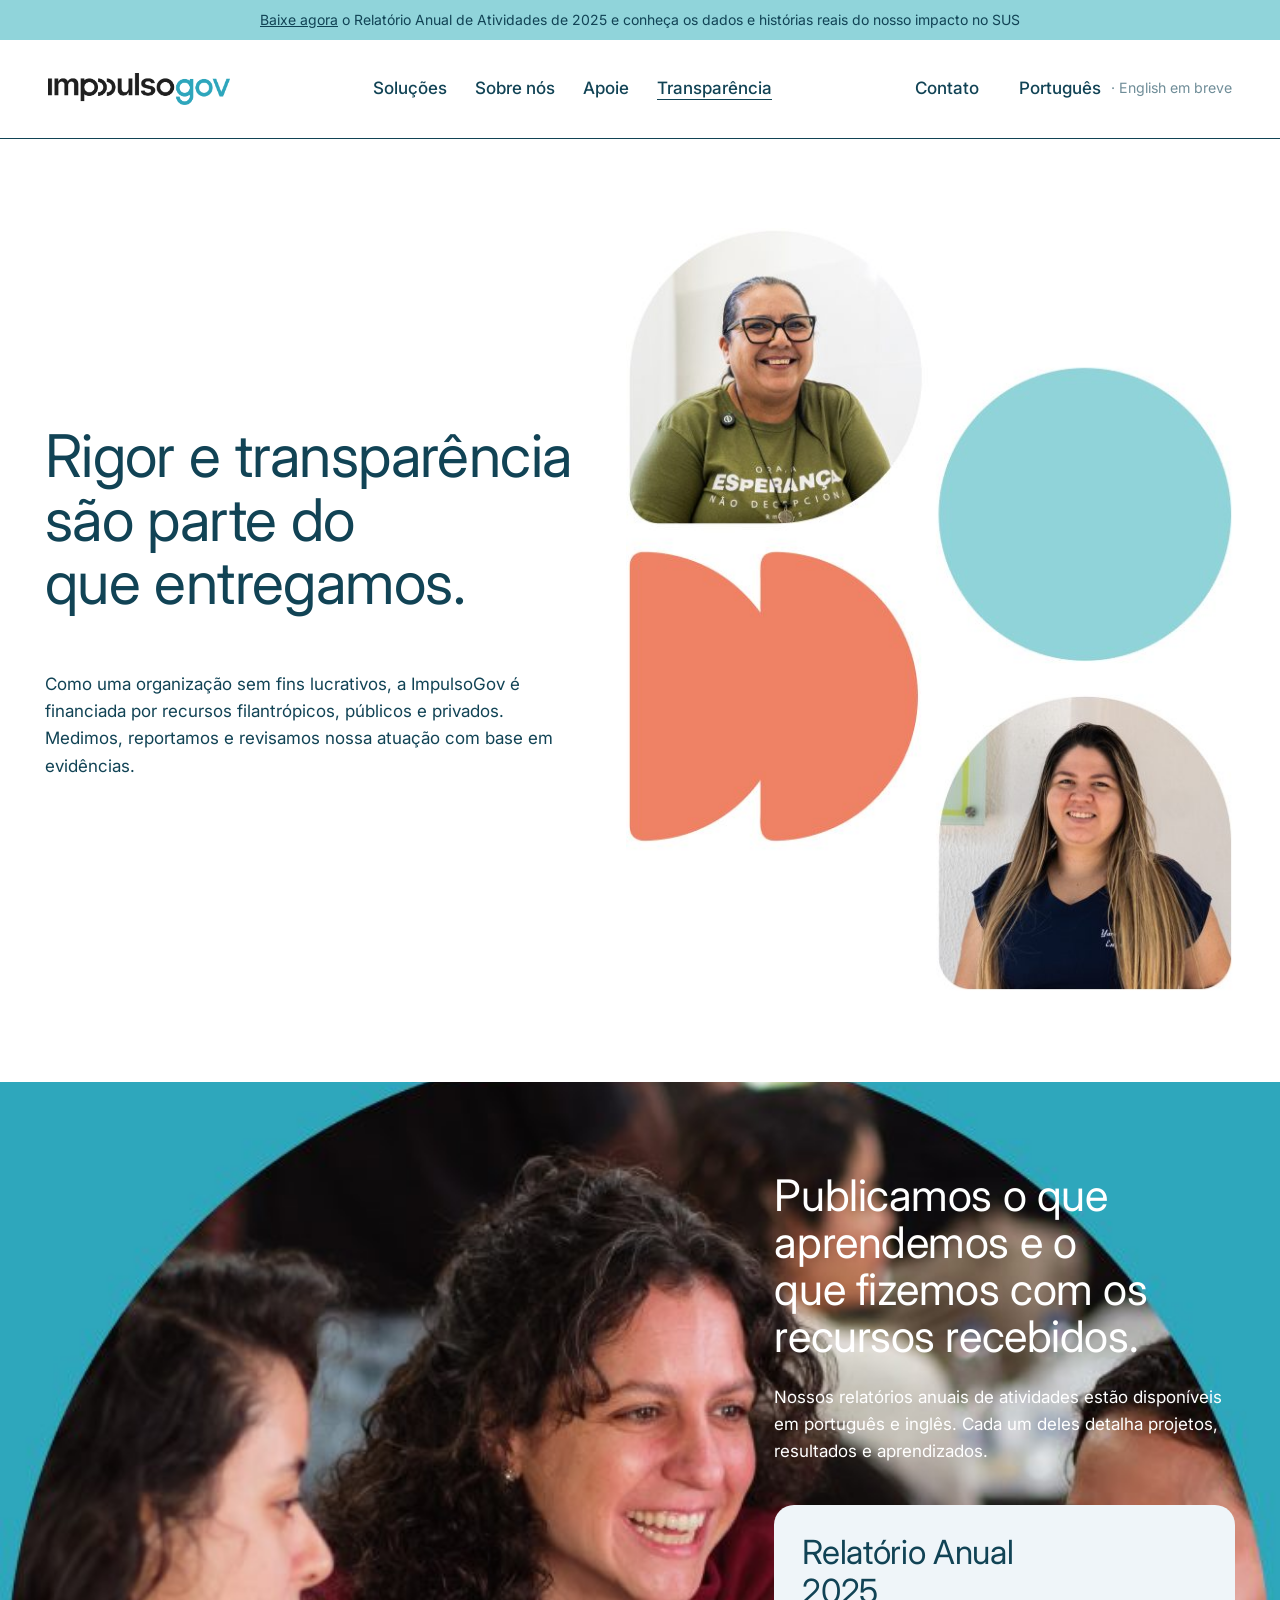
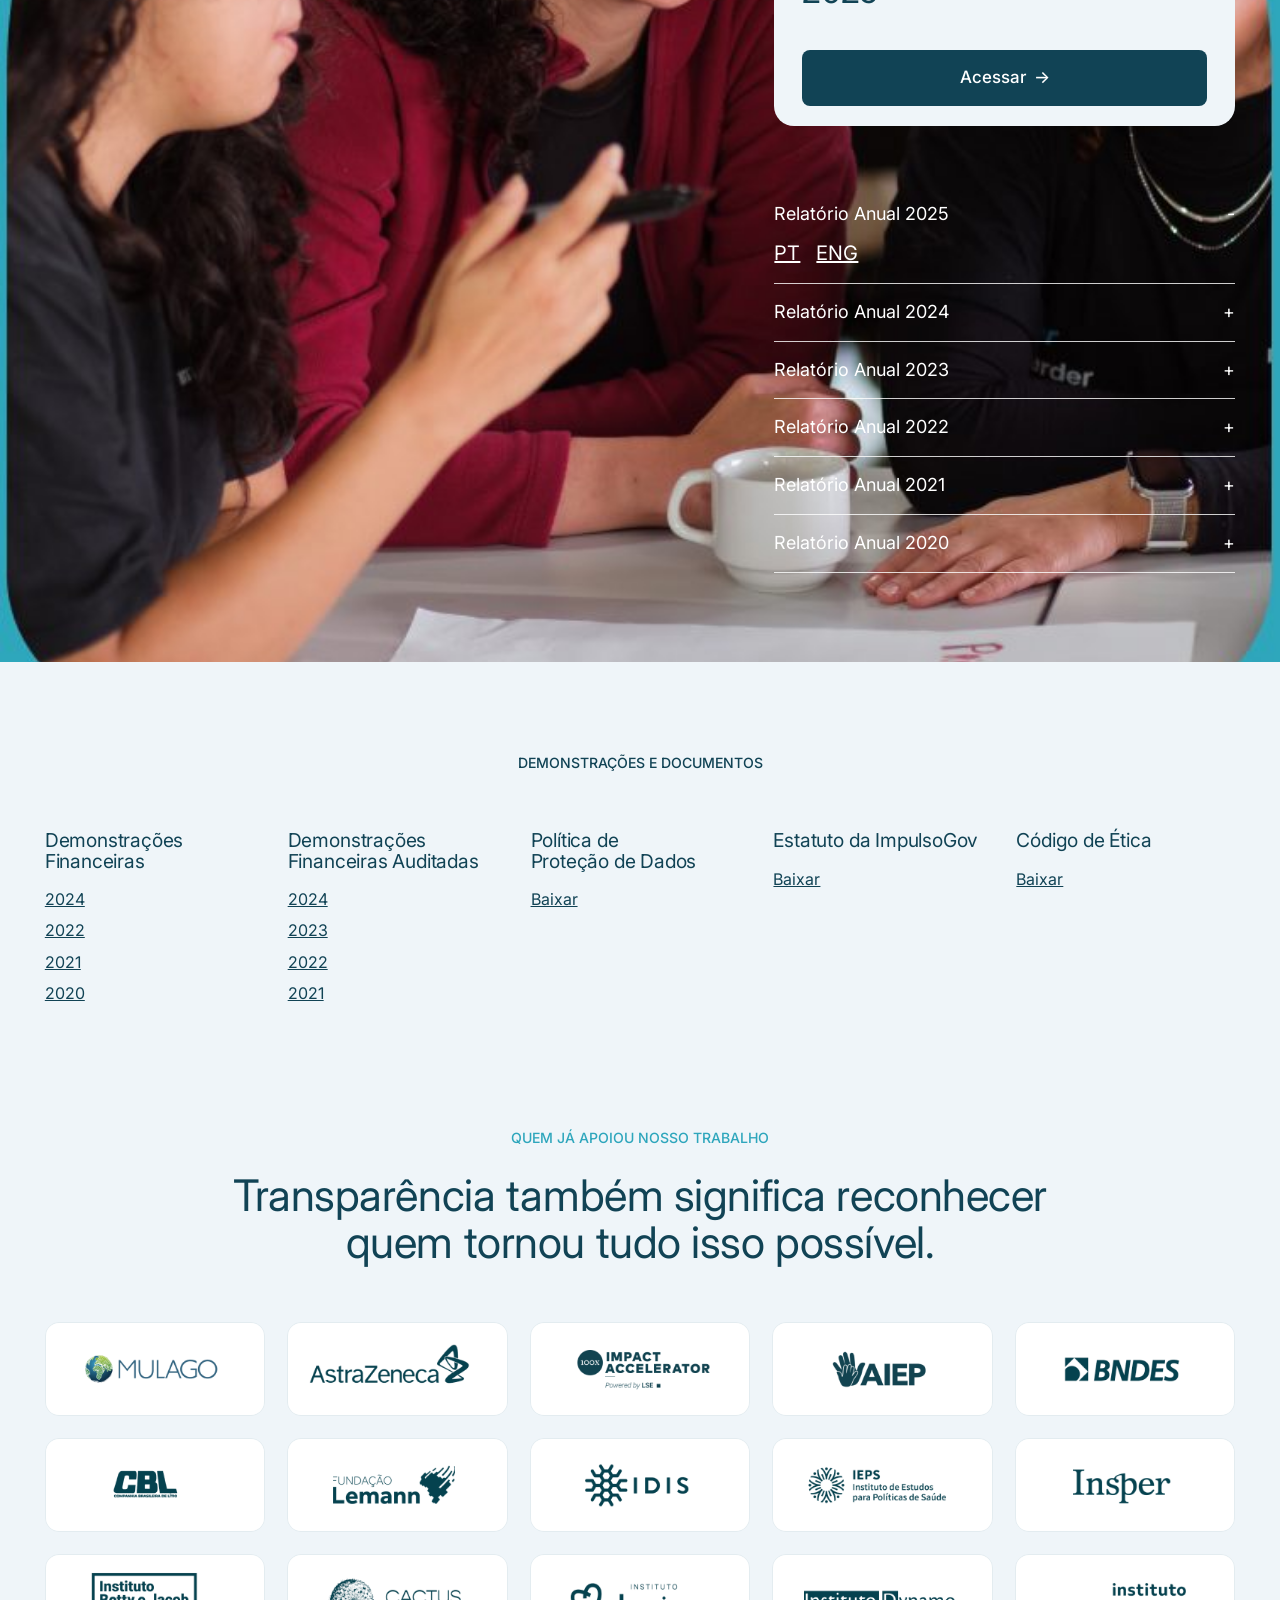
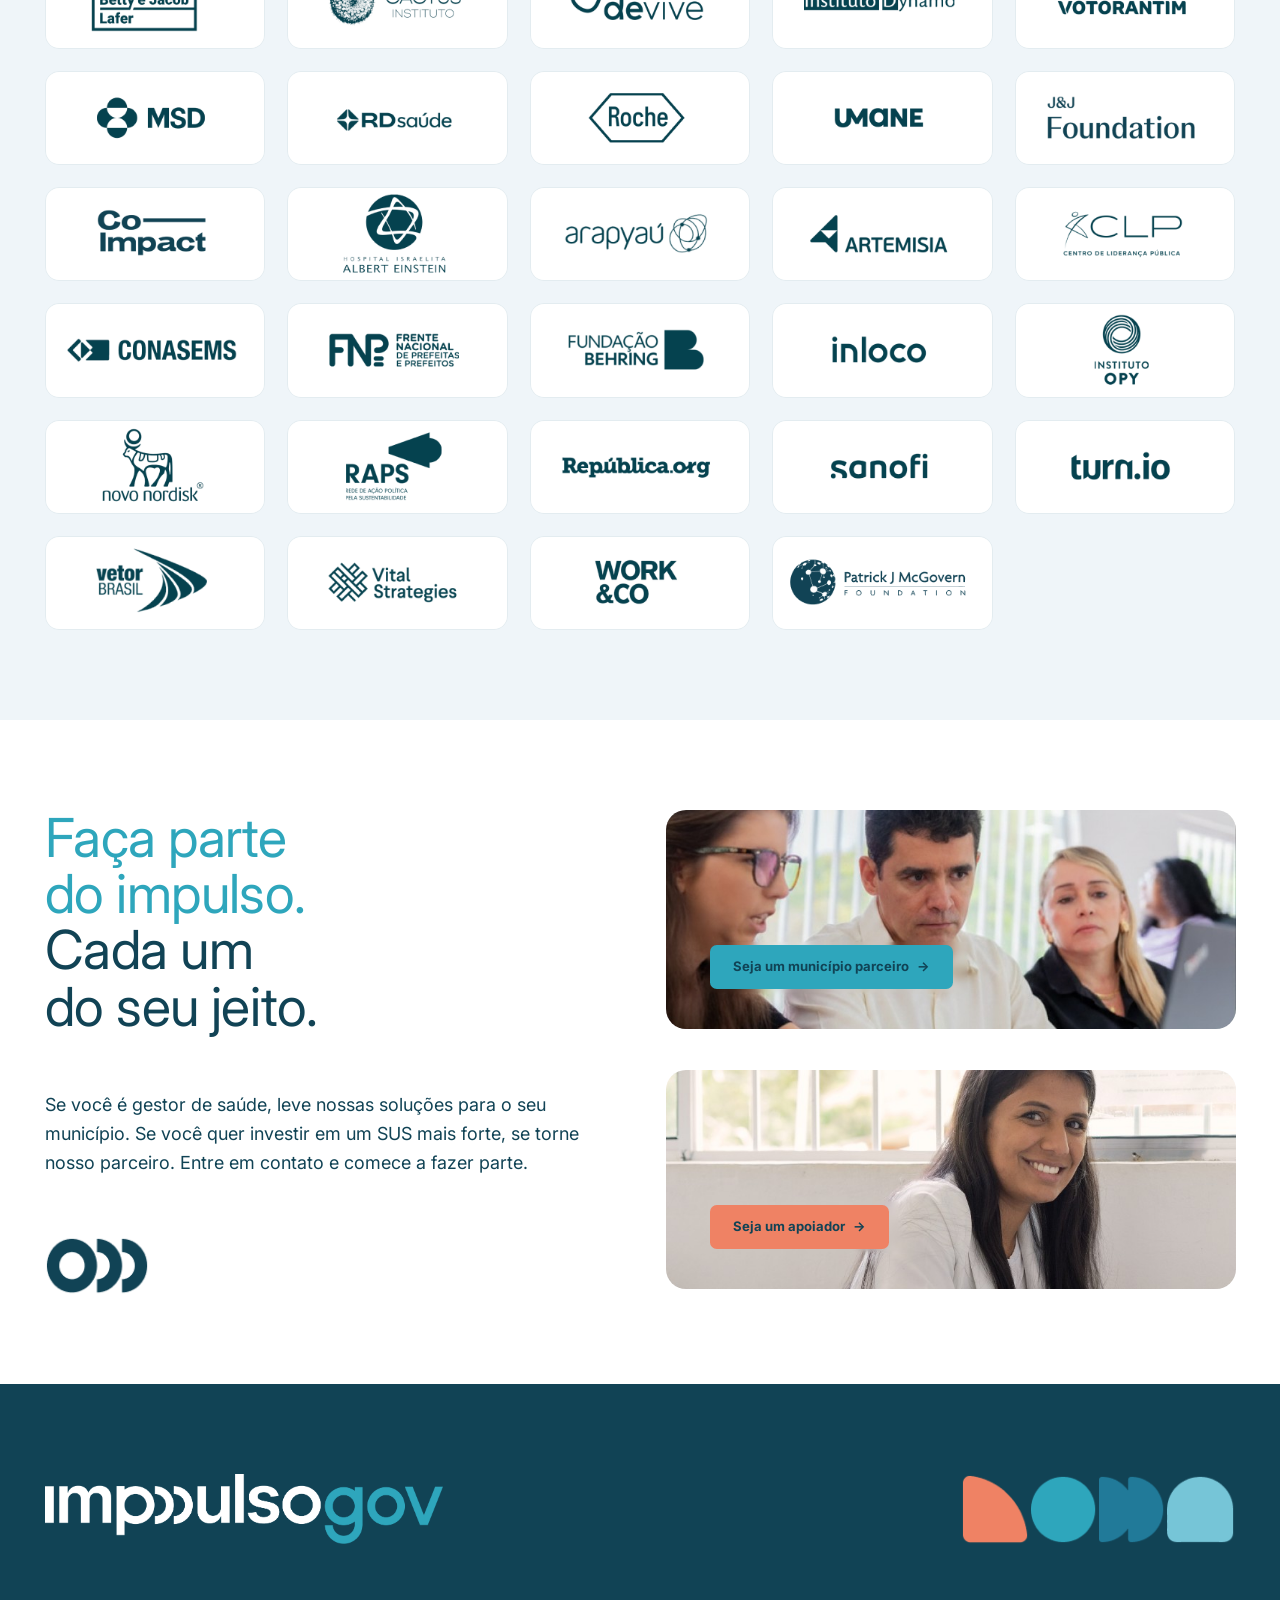
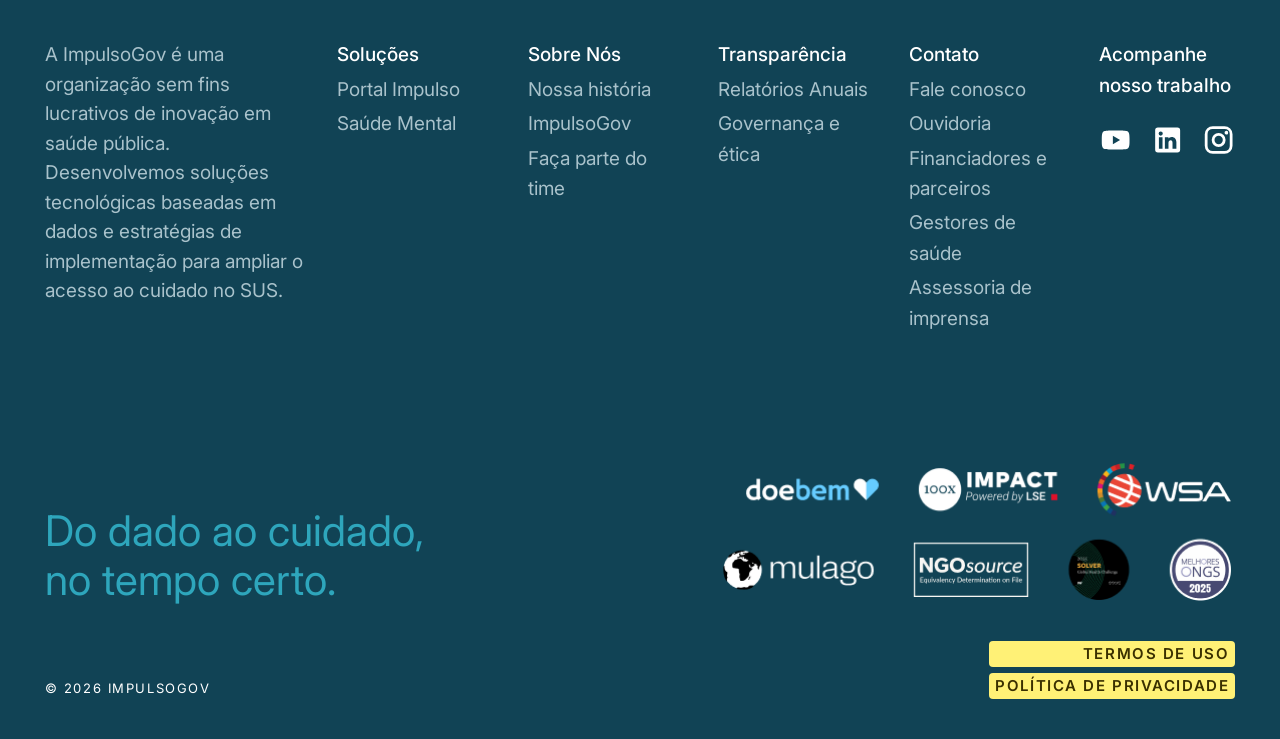
<file: transparencia.html>
<!DOCTYPE html>
<html lang="pt-BR">
<head>
<meta charset="utf-8">
<meta name="viewport" content="width=device-width, initial-scale=1">
<meta name="robots" content="noindex, nofollow">
<title>Transparência | ImpulsoGov</title>
<meta name="description" content="Relatórios anuais, demonstrações financeiras e documentos de governança da ImpulsoGov.">
<link rel="preconnect" href="https://fonts.googleapis.com">
<link rel="preconnect" href="https://fonts.gstatic.com" crossorigin>
<link href="https://fonts.googleapis.com/css2?family=Inter:wght@400;500;600;700&display=swap" rel="stylesheet">
<link rel="stylesheet" href="assets/css/site.css?v=09dd28bc">
<link rel="icon" href="assets/img/favicon.png?v=c66a25c4">
</head>
<body>
<div class="topbar"><a href="https://www.impulsogov.org/s/ImpulsoGov_Relatorio_PT.pdf">Baixe agora</a> o Relatório Anual de Atividades de 2025 e conheça os dados e histórias reais do nosso impacto no SUS</div>
<header class="site-header">
  <div class="wrap">
    <a class="logo" href="index.html" aria-label="ImpulsoGov, página inicial"><img src="assets/img/logo.png?v=9554e638" alt="ImpulsoGov" width="184" height="32"></a>
    <nav class="nav" aria-label="Principal"><div class="sub"><button type="button" aria-haspopup="true">Soluções</button><div class="menu"><a href="portal-impulso.html">Portal Impulso</a><a href="saude-mental.html">Saúde Mental</a></div></div><a href="sobre-nos.html">Sobre nós</a><a href="apoie.html">Apoie</a><a href="transparencia.html" aria-current="page">Transparência</a></nav>
    <div class="head-right">
      <a href="mailto:contato@impulsogov.org">Contato</a>
      <span class="lang">Português <small title="Versão em inglês em construção">· English em breve</small></span>
    </div>
    <button class="menu-toggle" type="button" aria-expanded="false">Menu</button>
  </div>
</header>
<main id="conteudo">
<section class="band"><div class="wrap split w-60">
  <div>
    <h1>Rigor e transparência são parte do que entregamos.</h1>
    <p class="lead" style="margin-top:56px">Como uma organização sem fins lucrativos, a ImpulsoGov é financiada por recursos filantrópicos, públicos e privados. Medimos, reportamos e revisamos nossa atuação com base em evidências.</p>
  </div>
  <img src="assets/img/fig/transp-hero.jpg?v=78e23eee" alt="Profissionais de saúde parceiras da ImpulsoGov" width="628" height="788" style="justify-self:end;width:100%;max-width:628px">
</div></section>

<section class="band bg-azul relat-sec" id="relatorios"><video class="anim bgv" autoplay muted loop playsinline preload="metadata" poster="assets/img/fig/transp-foto.jpg?v=aa281ba4" width="1728" height="1138" aria-label="Animação com fotos da equipe e formas da marca"><source src="assets/video/transp-s2.mp4?v=b1befd4f" type="video/mp4"></video><div class="wrap tr-relat">
  <div></div>
  <div>
    <h2>Publicamos o que aprendemos e o que fizemos com os recursos recebidos.</h2>
    <p class="lead">Nossos relatórios anuais de atividades estão disponíveis em português e inglês. Cada um deles detalha projetos, resultados e aprendizados.</p>
    <div class="relat-card" style="color:var(--ink)"><h3>Relatório Anual<br>2025</h3><a class="btn btn-dark" href="https://www.impulsogov.org/s/ImpulsoGov_Relatorio_PT.pdf">Acessar</a></div>
    <div class="acc">
<details open><summary>Relatório Anual 2025</summary><div class="links"><a href="https://www.impulsogov.org/s/ImpulsoGov_Relatorio_PT.pdf">PT</a><a href="https://www.impulsogov.org/s/ImpulsoGov_Relatorio_EN.pdf">ENG</a></div></details>
<details><summary>Relatório Anual 2024</summary><div class="links"><a href="https://www.impulsogov.org/s/Relatorio-Anual-de-Atividades-ImpulsoGov_compressed.pdf">PT</a><a href="https://media.graphassets.com/zLlOvQRQSNurahoHldWl">ENG</a></div></details>
<details><summary>Relatório Anual 2023</summary><div class="links"><a href="https://www.impulsogov.org/s/RELATORIO-DE-ATIVIDADES-2023.pdf">PT</a><a href="https://media.graphassets.com/xdq196eOTnq1UZOnSQoH">ENG</a></div></details>
<details><summary>Relatório Anual 2022</summary><div class="links"><a href="https://media.graphassets.com/BNYk3Yv2TqmiaLenrGpy">PT</a></div></details>
<details><summary>Relatório Anual 2021</summary><div class="links"><a href="https://media.graphassets.com/yXsutvQVWTmnjNnipJwb">PT</a></div></details>
<details><summary>Relatório Anual 2020</summary><div class="links"><a href="https://media.graphassets.com/gsoofKTTI28iQwpFo6Iw">PT</a></div></details>
    </div>
  </div>
</div></section>

<section class="band bg-fundo" id="documentos"><div class="wrap">
  <span class="label center">Demonstrações e documentos</span>
  <div class="docs">
    <div><h3>Demonstrações Financeiras</h3><ul><li><a href="https://www.impulsogov.org/s/Impulso-DFs-2024-assinada.pdf">2024</a></li><li><a href="https://media.graphassets.com/6xck5VTtSm2i2OuLm1T4">2022</a></li><li><a href="https://media.graphassets.com/dVE7CYZ8QqiF9J0j2LaN">2021</a></li><li><a href="https://media.graphassets.com/N1KP9KvT86t65GWGxrqO">2020</a></li></ul></div>
    <div><h3>Demonstrações Financeiras Auditadas</h3><ul><li><a href="https://www.impulsogov.org/s/5477-25-RA_31122024-Impulso.pdf">2024</a></li><li><a href="https://media.graphassets.com/WDpiEx4iSr6eWvxD6vdt">2023</a></li><li><a href="https://media.graphassets.com/QwHWpbpQ92DhDYsaMdqN">2022</a></li><li><a href="https://media.graphassets.com/gKRrFMURpWRGtlJjIo3S">2021</a></li></ul></div>
    <div><h3>Política de Proteção de Dados</h3><ul><li><a href="https://portal.impulsogov.org/docs/termo-de-compromisso-tratamento-de-dados-pessoais.pdf">Baixar</a></li></ul></div>
    <div><h3>Estatuto da ImpulsoGov</h3><ul><li><a href="https://www.impulsogov.org/s/Estatuto-Social-e-Ata-de-Assembleia-Geral-Extraordinaria.pdf">Baixar</a></li></ul></div>
    <div><h3>Código de Ética</h3><ul><li><a href="https://media.graphassets.com/IzNqnMBGSSmxGqPS3TYr">Baixar</a></li></ul></div>
  </div>

  <div class="center" style="margin-top:120px"><span class="label c-azul">Quem já apoiou nosso trabalho</span><h2>Transparência também significa reconhecer<br>quem tornou tudo isso possível.</h2></div>
  <div class="logo-grid" style="margin-top:56px">
<img src="assets/img/fig/logo-mulago.png?v=8cbf432a" alt="mulago" loading="lazy" width="291" height="123">
<img src="assets/img/fig/logo-astrazeneca.png?v=3862004b" alt="astrazeneca" loading="lazy" width="291" height="123">
<img src="assets/img/fig/logo-100x.png?v=bce9bbb2" alt="100x" loading="lazy" width="291" height="123">
<img src="assets/img/fig/logo-aiep.png?v=b568aab2" alt="aiep" loading="lazy" width="291" height="123">
<img src="assets/img/fig/logo-bndes.png?v=c39ee90d" alt="bndes" loading="lazy" width="291" height="123">
<img src="assets/img/fig/logo-cbl.png?v=94a10cf3" alt="cbl" loading="lazy" width="291" height="123">
<img src="assets/img/fig/logo-lemann.png?v=e4b8540a" alt="lemann" loading="lazy" width="291" height="123">
<img src="assets/img/fig/logo-idis.png?v=bab8d2ef" alt="idis" loading="lazy" width="291" height="123">
<img src="assets/img/fig/logo-ieps.png?v=1e76506f" alt="ieps" loading="lazy" width="291" height="123">
<img src="assets/img/fig/logo-insper.png?v=64c67c6a" alt="insper" loading="lazy" width="291" height="123">
<img src="assets/img/fig/logo-lafer.png?v=53f3654d" alt="lafer" loading="lazy" width="291" height="123">
<img src="assets/img/fig/logo-cactus.png?v=9f5de4d4" alt="cactus" loading="lazy" width="291" height="123">
<img src="assets/img/fig/logo-devive.png?v=2e7e62e7" alt="devive" loading="lazy" width="291" height="123">
<img src="assets/img/fig/logo-dynamo.png?v=ecfab85f" alt="dynamo" loading="lazy" width="291" height="123">
<img src="assets/img/fig/logo-votorantim.png?v=1c756e6c" alt="votorantim" loading="lazy" width="291" height="123">
<img src="assets/img/fig/logo-msd.png?v=3d1d6170" alt="msd" loading="lazy" width="291" height="123">
<img src="assets/img/fig/logo-rdsaude.png?v=2f64bdc8" alt="rdsaude" loading="lazy" width="291" height="123">
<img src="assets/img/fig/logo-roche.png?v=c449f275" alt="roche" loading="lazy" width="291" height="123">
<img src="assets/img/fig/logo-umane.png?v=f5e7742e" alt="umane" loading="lazy" width="291" height="123">
<img src="assets/img/fig/logo-jj.png?v=1da4bd18" alt="jj" loading="lazy" width="291" height="123">
<img src="assets/img/fig/logo-coimpact.png?v=cb789220" alt="coimpact" loading="lazy" width="291" height="123">
<img src="assets/img/fig/logo-einstein.png?v=e4864fe7" alt="einstein" loading="lazy" width="291" height="123">
<img src="assets/img/fig/logo-arapyau.png?v=f989dde4" alt="arapyau" loading="lazy" width="291" height="123">
<img src="assets/img/fig/logo-artemisia.png?v=cea8322a" alt="artemisia" loading="lazy" width="291" height="123">
<img src="assets/img/fig/logo-clp.png?v=0001ea25" alt="clp" loading="lazy" width="291" height="123">
<img src="assets/img/fig/logo-conasems.png?v=42e23482" alt="conasems" loading="lazy" width="291" height="123">
<img src="assets/img/fig/logo-fnp.png?v=488a15a5" alt="fnp" loading="lazy" width="291" height="123">
<img src="assets/img/fig/logo-behring.png?v=0d9ab444" alt="behring" loading="lazy" width="291" height="123">
<img src="assets/img/fig/logo-inloco.png?v=b4f8d871" alt="inloco" loading="lazy" width="291" height="123">
<img src="assets/img/fig/logo-opy.png?v=fadd2e3e" alt="opy" loading="lazy" width="291" height="123">
<img src="assets/img/fig/logo-novonordisk.png?v=7beeb678" alt="novonordisk" loading="lazy" width="291" height="123">
<img src="assets/img/fig/logo-raps.png?v=8450e706" alt="raps" loading="lazy" width="291" height="123">
<img src="assets/img/fig/logo-republica.png?v=1e7d5d53" alt="republica" loading="lazy" width="291" height="123">
<img src="assets/img/fig/logo-sanofi.png?v=70170a41" alt="sanofi" loading="lazy" width="291" height="123">
<img src="assets/img/fig/logo-turnio.png?v=ccf4970c" alt="turnio" loading="lazy" width="291" height="123">
<img src="assets/img/fig/logo-vetor.png?v=7bbc0981" alt="vetor" loading="lazy" width="291" height="123">
<img src="assets/img/fig/logo-vital.png?v=97811e42" alt="vital" loading="lazy" width="291" height="123">
<img src="assets/img/fig/logo-workco.png?v=c1adeefe" alt="workco" loading="lazy" width="291" height="123">
<img src="assets/img/fig/logo-mcgovern.png?v=251c489d" alt="mcgovern" loading="lazy" width="291" height="123">
  </div>
</div></section>

<section class="band"><div class="wrap faca">
  <div class="left">
    <div>
      <h2><span class="c-azul">Faça parte<br>do impulso.</span><br>Cada um<br>do seu jeito.</h2>
      <p style="margin-top:56px">Se você é gestor de saúde, leve nossas soluções para o seu município. Se você quer investir em um SUS mais forte, se torne nosso parceiro. Entre em contato e comece a fazer parte.</p>
    </div>
    <img src="assets/img/fig/marca-od.png?v=334b3109" alt="" width="105" height="56">
  </div>
  <div>
    <div class="cta-photo"><img src="assets/img/fig/cta-municipio.jpg?v=f68399ee" alt="Gestores de saúde em reunião de trabalho" loading="lazy"><a class="btn btn-azul" href="mailto:contato@impulsogov.org?subject=Quero%20ser%20munic%C3%ADpio%20parceiro">Seja um município parceiro</a></div>
    <div class="cta-photo"><img src="assets/img/fig/cta-apoiador.jpg?v=caf800f7" alt="Profissional de saúde sorrindo" loading="lazy"><a class="btn btn-laranja" href="apoie.html">Seja um apoiador</a></div>
  </div>
</div></section>

</main>
<footer class="site-footer">
  <div class="wrap">
    <div class="row1">
      <img class="flogo" src="assets/img/logo-branco.png?v=1f5fca19" alt="ImpulsoGov" width="391" height="70">
      <img class="shapes" src="assets/img/fig/footer-formas.png?v=8a8a351a" alt="" width="290" height="74">
    </div>
    <div class="f-cols">
      <p>A ImpulsoGov é uma organização sem fins lucrativos de inovação em saúde pública. Desenvolvemos soluções tecnológicas baseadas em dados e estratégias de implementação para ampliar o acesso ao cuidado no SUS.</p>
      <div><h4>Soluções</h4><ul><li><a href="portal-impulso.html">Portal Impulso</a></li><li><a href="saude-mental.html">Saúde Mental</a></li></ul></div>
      <div><h4>Sobre Nós</h4><ul><li><a href="sobre-nos.html#historia">Nossa história</a></li><li><a href="sobre-nos.html#time">ImpulsoGov</a></li><li><a href="sobre-nos.html#vagas">Faça parte do time</a></li></ul></div>
      <div><h4>Transparência</h4><ul><li><a href="transparencia.html#relatorios">Relatórios Anuais</a></li><li><a href="transparencia.html#documentos">Governança e ética</a></li></ul></div>
      <div><h4>Contato</h4><ul>
        <li><a href="mailto:contato@impulsogov.org">Fale conosco</a></li>
        <li><a href="mailto:ouvidoria@impulsogov.org">Ouvidoria</a></li>
        <li><a href="apoie.html">Financiadores e parceiros</a></li>
        <li><a href="mailto:contato@impulsogov.org?subject=Gestor%20de%20sa%C3%BAde">Gestores de saúde</a></li>
        <li><a href="mailto:contato@impulsogov.org?subject=Imprensa">Assessoria de imprensa</a></li>
      </ul></div>
      <div><h4>Acompanhe nosso trabalho</h4>
        <div class="social">
          <a href="https://www.youtube.com/@impulsogov" aria-label="YouTube"><svg viewBox="0 0 24 24"><path d="M10 15l5.2-3L10 9v6zm11.6-7.8c.3.9.4 2.1.4 3.8v2c0 1.7-.1 2.9-.4 3.8-.2.8-.9 1.4-1.7 1.6-1 .3-4.2.4-7.9.4s-6.9-.1-7.9-.4c-.8-.2-1.5-.8-1.7-1.6C2.1 15.9 2 14.7 2 13v-2c0-1.7.1-2.9.4-3.8.2-.8.9-1.4 1.7-1.6C5.1 5.3 8.3 5.2 12 5.2s6.9.1 7.9.4c.8.2 1.5.8 1.7 1.6z"/></svg></a>
          <a href="https://www.linkedin.com/company/impulsogov/" aria-label="LinkedIn"><svg viewBox="0 0 24 24"><path d="M19 3a2 2 0 012 2v14a2 2 0 01-2 2H5a2 2 0 01-2-2V5a2 2 0 012-2h14zM8.3 18.3V10H5.7v8.3h2.6zM7 8.9a1.5 1.5 0 100-3 1.5 1.5 0 000 3zm11.3 9.4v-4.6c0-2.4-1.3-3.9-3.4-3.9-1.1 0-1.9.6-2.3 1.2V10H10v8.3h2.6v-4.4c0-1.1.6-1.8 1.5-1.8.9 0 1.4.6 1.4 1.8v4.4h2.8z"/></svg></a>
          <a href="https://www.instagram.com/impulsogov" aria-label="Instagram"><svg viewBox="0 0 24 24"><path d="M7.8 2h8.4A5.8 5.8 0 0122 7.8v8.4a5.8 5.8 0 01-5.8 5.8H7.8A5.8 5.8 0 012 16.2V7.8A5.8 5.8 0 017.8 2zm-.2 2A3.6 3.6 0 004 7.6v8.8A3.6 3.6 0 007.6 20h8.8a3.6 3.6 0 003.6-3.6V7.6A3.6 3.6 0 0016.4 4H7.6zm9.6 1.5a1.3 1.3 0 110 2.5 1.3 1.3 0 010-2.5zM12 7a5 5 0 110 10 5 5 0 010-10zm0 2a3 3 0 100 6 3 3 0 000-6z"/></svg></a>
        </div>
      </div>
    </div>
    <div class="f-bottom">
      <p class="sig">Do dado ao cuidado,<br>no tempo certo.</p>
      <img class="selos" src="assets/img/fig/footer-selos.png?v=5c824811" alt="Selos e reconhecimentos: doebem, 100x Impact Accelerator (LSE), WSA, Mulago, NGOsource, MIT Solve, Melhores ONGs 2025" loading="lazy">
    </div>
    <div class="legal"><span>© 2026 ImpulsoGov</span><div><a href="#" class="todo">Termos de uso</a><a href="#" class="todo">Política de privacidade</a></div></div>
  </div>
</footer>
<script>
{const b=document.querySelector('.menu-toggle');
 b&&b.addEventListener('click',()=>{const o=document.body.classList.toggle('nav-open');b.setAttribute('aria-expanded',o)});
 if(matchMedia('(prefers-reduced-motion: reduce)').matches)document.querySelectorAll('video.anim').forEach(v=>{v.removeAttribute('autoplay');v.pause()});
 for(const c of document.querySelectorAll('[data-car]')){const t=document.getElementById(c.dataset.car);
   c.querySelectorAll('button').forEach((x,i)=>x.addEventListener('click',()=>t.scrollBy({left:(i?1:-1)*t.clientWidth*.8,behavior:'smooth'})))}
}
</script>
</body>
</html>
</file>
<file: assets/css/site.css>
/*
  ImpulsoGov · site institucional
  Tokens tirados das variáveis do Figma da Bolden (08_Website [ImpulsoGov] HANDOFF, página "Site - Versão Final").
  Para mudar cor ou fonte do site inteiro, mude só aqui.
*/
:root{
  --azul-dark:#114355;
  --azul:#2EA6BC;
  --azul-claro:#90D4DA;
  --fundo:#EFF5F9;
  --laranja:#EF8264;
  --laranja-claro:#F6D3C8;
  --verde:#62AF98;
  --verde-claro:#EEF6F3;
  --beige:#F8F7F4;
  --cinza:#F4F4F5;
  --branco:#FFFFFF;
  --ink:#114355;
  --radius:20px;
  --max:1608px;
  --gutter:clamp(20px,3.5vw,60px);
  --font:"Inter",system-ui,-apple-system,"Segoe UI",Roboto,sans-serif;
}
*{box-sizing:border-box;min-width:0}
html{scroll-behavior:smooth;scroll-padding-top:110px}
body{margin:0;background:#fff;color:var(--ink);font:18px/1.6 var(--font);overflow-x:clip;-webkit-font-smoothing:antialiased}
img{max-width:100%;height:auto;display:block}
a{color:inherit}
h1,h2,h3{font-weight:400;letter-spacing:-.01em;margin:0 0 .55em;text-wrap:balance;line-height:1.08}
h1{font-size:clamp(40px,4.6vw,76px)}
h2{font-size:clamp(32px,3.4vw,56px)}
h3{font-size:clamp(24px,2vw,32px);line-height:1.15}
p{margin:0 0 1em}
.wrap{max-width:calc(var(--max) + 2*var(--gutter));margin:0 auto;padding:0 var(--gutter)}
.band{padding:clamp(64px,7vw,120px) 0}
.center{text-align:center}.center p{margin-left:auto;margin-right:auto}
.label{display:block;font-size:clamp(14px,1.1vw,18px);font-weight:500;text-transform:uppercase;margin-bottom:22px}
.lead{font-size:clamp(17px,1.25vw,21px);max-width:38em}
.bg-dark{background:var(--azul-dark);color:#fff}
.bg-azul{background:var(--azul);color:#fff}
.bg-claro{background:var(--azul-claro)}
.bg-fundo{background:var(--fundo)}
.bg-cinza{background:var(--cinza)}
.c-azul{color:var(--azul)}

/* botões (Figma: raio 8, texto em negrito, seta) */
.btn{display:inline-flex;align-items:center;justify-content:center;gap:8px;min-height:56px;padding:14px 32px;border-radius:8px;font-weight:700;font-size:17px;text-decoration:none;border:0;cursor:pointer;transition:filter .15s,transform .15s;white-space:nowrap}
.btn:hover{filter:brightness(1.06);transform:translateY(-1px)}
.btn::after{content:"→"}
.btn-azul{background:var(--azul);color:var(--azul-dark)}
.btn-laranja{background:var(--laranja);color:var(--azul-dark)}
.btn-claro{background:var(--azul-claro);color:var(--azul-dark)}
.btn-dark{background:var(--azul-dark);color:#fff}
.btns{display:flex;flex-wrap:wrap;gap:18px}
a:focus-visible,.btn:focus-visible,button:focus-visible{outline:3px solid var(--laranja);outline-offset:3px}

/* topo */
.topbar{background:var(--azul-claro);text-align:center;font-size:14px;padding:10px 16px;line-height:1.4}
.site-header{position:sticky;top:0;z-index:30;background:#fff;border-bottom:1px solid var(--azul-dark)}
.site-header .wrap{display:flex;align-items:center;min-height:98px;gap:24px;max-width:none;padding:0 48px}
.logo img{height:32px;width:auto}
.nav{display:flex;gap:28px;margin:0 auto;font-size:17px;font-weight:500}
.nav a,.nav button{text-decoration:none;padding:6px 0}
.nav a[aria-current=page],.nav .sub.on>button{text-decoration:underline;text-underline-offset:5px}
.nav .sub{position:relative}
.nav .sub>button{all:unset;cursor:pointer;padding:6px 0}
.nav .menu{display:none;position:absolute;top:100%;left:-18px;background:#fff;border:1px solid #dbe7ec;border-radius:12px;padding:8px;min-width:210px;box-shadow:0 14px 34px rgba(17,67,85,.14)}
.nav .menu a{display:block;padding:10px 14px;border-radius:8px}
.nav .menu a:hover{background:var(--fundo)}
.nav .sub:hover .menu,.nav .sub:focus-within .menu{display:block}
.head-right{display:flex;align-items:center;gap:40px;font-size:17px;font-weight:500}
.head-right a{text-decoration:none}
.lang{display:flex;align-items:center;gap:10px}
.lang small{font-weight:400;opacity:.6}
.menu-toggle{display:none;margin-left:auto;background:none;border:1px solid var(--azul-dark);border-radius:8px;min-height:44px;padding:0 16px;font:inherit;font-weight:600;color:var(--ink)}

/* layout utilitários */
.split{display:grid;grid-template-columns:minmax(0,1fr) minmax(0,1fr);gap:clamp(32px,4vw,80px);align-items:center}
.split.w-60{grid-template-columns:minmax(0,1fr) minmax(0,1.15fr)}
.pic{border-radius:var(--radius);overflow:hidden}
.pic img{width:100%;height:100%;object-fit:cover}
.card{background:#fff;border-radius:var(--radius);padding:clamp(28px,3vw,48px)}

/* HOME */
.home-hero{padding:clamp(48px,5vw,90px) 0 clamp(56px,6vw,100px)}
.stats{display:grid;grid-template-columns:repeat(3,minmax(0,1fr));gap:16px;margin-top:40px}
.stat{background:var(--azul-dark);color:#fff;border-radius:var(--radius);padding:24px 24px 26px;min-height:200px;display:flex;flex-direction:column;justify-content:space-between}
.stat b{font-weight:400;font-size:clamp(40px,4vw,64px);line-height:1;color:var(--azul-claro)}
.stat span{font-size:16px;line-height:1.35}
.desafio .pic{border-radius:0}
.grid-2x2{display:grid;grid-template-columns:repeat(2,minmax(0,1fr));gap:24px;margin-top:56px}
.grid-2x2 .card{border:1px solid #dbe7ec}
.grid-2x2 .card h3{margin-bottom:.6em}
.grid-2x2 .feat{background:var(--azul-dark);color:#fff;border-radius:var(--radius);display:grid;grid-template-columns:minmax(0,.9fr) minmax(0,1.1fr);align-items:center;gap:24px;padding:28px;min-height:300px}
.grid-2x2 .feat b{font-weight:400;font-size:clamp(28px,2.6vw,42px);line-height:1.1;color:var(--azul-claro)}
.grid-2x2 .feat img{border-radius:12px}
.small-label{font-size:13px;font-weight:600;text-transform:uppercase;margin-bottom:28px;display:block}
.dots{display:block;margin:40px auto;max-width:212px}
.sol{display:grid;grid-template-columns:minmax(0,1.1fr) minmax(0,1fr);gap:clamp(32px,5vw,90px);align-items:center}
.sol.rev{grid-template-columns:minmax(0,1fr) minmax(0,1.1fr)}
.sol.rev>.txt{order:-1}
.sm-home{display:grid;grid-template-columns:minmax(0,1.6fr) minmax(0,1fr);align-items:stretch}
.sm-home .photo{position:relative}
.sm-home .photo img{width:100%;height:100%;object-fit:cover}
.sm-home .photo .qcard{position:absolute;left:10%;right:8%;top:57%;bottom:7%;display:flex;flex-direction:column;justify-content:center;background:#fff;border-radius:14px;padding:clamp(18px,2vw,32px);color:var(--ink)}
.qcard q{display:block;font-weight:600;font-size:clamp(17px,1.5vw,24px);line-height:1.35;quotes:"\"" "\""}
.qcard .who{display:flex;gap:14px;align-items:center;margin-top:18px;font-size:14px;line-height:1.4}
.sm-home .txt{padding:clamp(40px,5vw,80px) clamp(28px,4vw,70px);display:flex;flex-direction:column;justify-content:center}
.marquee{overflow:hidden;margin-top:48px;mask-image:linear-gradient(90deg,transparent,#000 6%,#000 94%,transparent)}
.marquee .track{display:flex;gap:24px;width:max-content;animation:scroll 60s linear infinite}
.marquee.rev .track{animation-direction:reverse}
.marquee img{height:84px;width:auto;border-radius:14px;background:#fff}
@keyframes scroll{to{transform:translateX(-50%)}}
.transp-card{background:var(--fundo);border-radius:var(--radius);display:grid;grid-template-columns:minmax(0,1fr) minmax(0,.8fr);align-items:center;padding:clamp(32px,4vw,64px) clamp(32px,5vw,90px);gap:32px}

/* CTA "Faça parte" (rodapé das páginas) */
.faca{display:grid;grid-template-columns:minmax(0,1fr) minmax(0,1fr);gap:clamp(32px,4vw,80px)}
.faca h2{font-size:clamp(40px,4.2vw,72px);line-height:1.05}
.faca .left{display:flex;flex-direction:column;justify-content:space-between;gap:40px}
.faca .left p{max-width:30em}
.cta-photo{position:relative;border-radius:var(--radius);overflow:hidden;aspect-ratio:794/305}
.cta-photo img{width:100%;height:100%;object-fit:cover}
.cta-photo .btn{position:absolute;left:8%;bottom:18%}
.cta-photo+.cta-photo{margin-top:42px}

/* rodapé */
.site-footer{background:var(--azul-dark);color:#fff;padding:90px 0 40px}
.site-footer .row1{display:flex;justify-content:space-between;align-items:center;gap:24px}
.site-footer .row1 .flogo{height:70px;width:auto}
.site-footer .row1 .shapes{height:70px;width:auto}
.f-cols{display:grid;grid-template-columns:minmax(0,1.15fr) repeat(4,minmax(0,.7fr)) minmax(0,.6fr);gap:32px;margin-top:96px;font-size:19px}
.f-cols p{color:#a9c2cb;line-height:1.55}
.f-cols h4{font-weight:500;font-size:19px;margin:0 0 4px}
.f-cols ul{list-style:none;margin:0;padding:0;display:grid;gap:4px}
.f-cols ul a{color:#a9c2cb;text-decoration:none}
.f-cols ul a:hover{color:#fff}
.social{display:flex;gap:18px;margin-top:22px}
.social a{display:inline-flex;width:34px;height:34px}
.social svg{width:100%;height:100%;fill:#fff}
.f-bottom{display:flex;justify-content:space-between;align-items:flex-end;gap:32px;margin-top:120px;flex-wrap:wrap}
.f-bottom .sig{color:var(--azul);font-size:clamp(34px,3.3vw,52px);line-height:1.15;margin:0}
.f-bottom .selos{max-width:520px;width:100%}
.legal{display:flex;justify-content:space-between;align-items:flex-end;margin-top:36px;font-size:13px;letter-spacing:.12em;text-transform:uppercase;gap:16px;flex-wrap:wrap}
.legal div{display:grid;gap:6px;text-align:right}
.legal a{text-decoration:none}

/* PORTAL */
.p-hero{text-align:center;padding-top:clamp(40px,4vw,64px);position:relative}
.p-hero::after{content:"";position:absolute;left:0;right:0;bottom:0;height:12%;background:var(--cinza);z-index:-1}
.chip-portal{display:inline-flex;align-items:center;gap:18px;font-size:clamp(24px,2vw,34px);margin-bottom:28px}
.chip-portal span{display:grid;place-items:center;width:64px;height:64px;border-radius:12px;border:1px solid #dbe7ec}
.p-hero .lead{margin:0 auto 40px;max-width:46em}
.p-hero img{margin:0 auto;max-width:1490px;width:100%}
.case{position:relative}
.case h2{font-size:clamp(30px,3vw,50px)}
.case .sub{max-width:36em;margin:0 auto 64px}
.case-grid{display:grid;grid-template-columns:1.05fr .75fr 1.03fr .52fr;gap:20px;text-align:left}
.cg{border-radius:var(--radius);padding:30px;display:flex;align-items:center;gap:22px;min-height:224px}
.cg b{display:block;font-size:clamp(40px,3.6vw,58px);font-weight:700;line-height:1;margin-bottom:16px}
.cg span{font-size:clamp(17px,1.4vw,22px);line-height:1.15;display:block}
.cg .sh{width:136px;height:140px;flex:none}
.cg-logo{background:#fff;justify-content:center}
.voice{position:relative;display:grid;grid-template-columns:minmax(0,1fr) minmax(0,1fr);align-items:center;background:var(--fundo)}
.voice>img{width:100%;height:100%;object-fit:cover}
.voice .box{padding:40px var(--gutter) 40px 0}.voice .box>.label{padding-left:4px}
.voice .qbox{background:#fff;border-radius:14px 14px 0 0;padding:clamp(24px,3vw,40px)}
.voice .qbox q{display:block;font-weight:600;font-size:clamp(20px,1.8vw,30px);line-height:1.3;margin-bottom:28px}
.voice .who{display:flex;align-items:end;gap:24px;font-size:17px}
.voice .who img{width:80px;height:auto}
.voice .desc{background:var(--azul-dark);color:#fff;border-radius:0 0 14px 14px;padding:28px clamp(24px,3vw,40px) 28px clamp(24px,9vw,150px);font-size:clamp(16px,1.3vw,20px)}
.res-card{background:var(--fundo);border-radius:var(--radius);display:grid;grid-template-columns:minmax(0,.7fr) minmax(0,1fr);gap:24px;align-items:end;padding:clamp(40px,5vw,80px) 0 0 clamp(28px,4vw,70px);overflow:hidden}
.res-card ul{list-style:none;padding:0;margin:40px 0 clamp(40px,5vw,110px);display:grid;gap:22px;font-size:clamp(18px,1.4vw,22px)}
.res-card li{display:flex;align-items:center;gap:18px}
.res-card li i{width:28px;height:28px;background:var(--azul);flex:none}
.res-card li:nth-child(1) i{border-radius:0 100% 4px 4px}
.res-card li:nth-child(2) i{border-radius:4px 100% 100% 4px}
.res-card li:nth-child(3) i{border-radius:100% 100% 4px 4px}

/* SAÚDE MENTAL */
.sm-hero{background:var(--azul-dark);color:#fff;display:grid;grid-template-columns:minmax(0,.8fr) minmax(0,1fr);align-items:center}
.sm-hero .txt{padding:clamp(48px,6vw,100px) var(--gutter)}
.sm-hero .txt .kicker{font-size:clamp(22px,1.8vw,30px);margin-bottom:40px;display:block}
.video{position:relative;border-radius:var(--radius);overflow:hidden;display:block}
.video img{width:100%}
.steps{display:grid;grid-template-columns:repeat(3,minmax(0,1fr));gap:26px;margin-top:64px}
.steps .card{padding:56px 52px;min-height:310px}
.steps .card img{width:312px;max-width:100%;margin-bottom:80px}
.testi{position:relative;min-height:clamp(560px,55vw,945px);display:flex;align-items:center}
.testi>img{position:absolute;inset:0;width:100%;height:100%;object-fit:cover}
.testi .pill{position:absolute;top:48px;background:#fff;border-radius:999px;padding:8px 20px;font-weight:600;font-size:clamp(14px,1.1vw,19px);text-transform:uppercase;z-index:2}
.testi .box{position:relative;z-index:1;background:#fff;border-radius:14px;padding:clamp(24px,3vw,40px);max-width:728px;width:calc(100% - 2*var(--gutter))}
.testi .box q{display:block;font-weight:600;font-size:clamp(20px,1.8vw,30px);line-height:1.3;margin-bottom:28px}
.testi .box p{font-size:clamp(15px,1.15vw,19px)}
.testi.left .box{margin-left:var(--gutter)}.testi.left .pill{left:40px}
.testi.right{justify-content:flex-end}.testi.right .box{margin-right:var(--gutter)}.testi.right .pill{right:40px}

/* SOBRE */
.timeline{position:relative;display:grid;grid-template-columns:repeat(8,minmax(0,1fr));margin-top:120px;row-gap:0}
.timeline::before{content:"";position:absolute;left:calc(-1*var(--gutter));right:calc(-1*var(--gutter));top:50%;height:3px;background:var(--azul)}
.tl{position:relative;padding-right:24px}
.tl b{display:block;font-weight:400;font-size:clamp(40px,3.8vw,68px);line-height:1;margin-bottom:24px}
.tl span{display:block;font-size:clamp(14px,1.15vw,19px);line-height:1.5}
.tl.up{grid-row:1;padding-bottom:110px}.tl.down{grid-row:2;padding-top:110px}
.tl::after{content:"";position:absolute;left:0;width:3px;height:66px;background:currentColor}
.tl.up::after{bottom:0;transform:translateY(50%)}
.tl.down::after{top:0;transform:translateY(-50%)}
.tl i{position:absolute;left:-6px;width:15px;height:15px;border-radius:50%;background:currentColor}
.tl.up i{bottom:66px;transform:translateY(50%)}.tl.down i{top:66px;transform:translateY(-50%)}
.c1{color:var(--azul-claro)}.c2{color:var(--laranja)}.c3{color:var(--verde)}.c4{color:var(--azul)}
.tl span{color:#fff}
.valores{display:grid;grid-template-columns:repeat(4,minmax(0,1fr));gap:20px;margin-top:80px}
.valor{position:relative;border-radius:var(--radius);padding:32px;min-height:368px;overflow:hidden;outline:none}
.valor h3{font-size:clamp(22px,1.9vw,32px);font-weight:400}
.valor img{position:absolute;right:32px;bottom:32px;width:150px}
.valor p{font-size:16px;opacity:0;transition:.25s;max-width:16em}
.valor:hover p,.valor:focus p{opacity:1}
.valor:hover img,.valor:focus img{opacity:.25}
@media(hover:none){.valor p{opacity:1}.valor img{opacity:.25}}
.pessoas{display:grid;grid-template-columns:repeat(4,minmax(0,1fr));gap:32px}
.pessoa{position:relative;border-radius:var(--radius);overflow:hidden;background:var(--fundo)}
.pessoa img{width:100%;aspect-ratio:378/560;object-fit:cover;object-position:top}
.pessoa .tag{position:absolute;left:20px;right:20px;bottom:24px;background:#fff;border-radius:14px;padding:20px 24px}
.pessoa .tag b{display:flex;justify-content:space-between;align-items:center;gap:10px;font-weight:400;font-size:clamp(20px,1.7vw,30px);line-height:1.15;margin-bottom:12px}
.pessoa .tag span{display:block;font-size:15px;line-height:1.55}
.pessoa .tag a{display:inline-flex;width:26px;height:26px;flex:none}
.pessoa .tag svg{width:100%;height:100%;fill:var(--azul-dark)}
.conselho-grid{display:grid;grid-template-columns:repeat(4,minmax(0,1fr));gap:32px}
.conselho-grid .intro{grid-column:span 2}
.conselho-grid .forma{border-radius:var(--radius);overflow:hidden}
.conselho-grid .forma img{width:100%;height:100%;object-fit:cover}
.diretoria-bar{background:var(--azul-dark);color:#fff;border-radius:var(--radius);display:flex;justify-content:space-between;align-items:center;padding:24px 44px;margin:64px 0 26px}
.diretoria-bar h3{margin:0;font-size:clamp(34px,3.2vw,58px);font-weight:400}
.diretoria-bar i{width:92px;height:92px;background:var(--azul);border-radius:100% 100% 100% 10%}
.time-grid{display:grid;grid-template-columns:repeat(5,minmax(0,1fr));gap:44px 40px;margin-top:80px}
.time-grid .title{grid-column:span 1;grid-row:span 2;background:var(--fundo);border-radius:var(--radius);padding:40px;font-size:clamp(40px,3.8vw,62px);line-height:1;display:flex;align-items:flex-start}
.membro{display:flex;gap:14px;align-items:center}
.membro img{width:90px;height:90px;border-radius:12px;flex:none}
.membro b{display:block;font-weight:400;font-size:clamp(16px,1.25vw,20px);line-height:1.25}
.membro span{display:block;font-size:13px;line-height:1.3;margin-top:4px}
.vagas{display:grid;grid-template-columns:minmax(0,1fr) minmax(0,1fr);gap:20px}
.vagas .card{background:var(--fundo);display:flex;flex-direction:column;justify-content:space-between;padding:clamp(32px,4vw,64px)}
.vagas .card h2{font-size:clamp(36px,3.8vw,64px);line-height:1.05}

/* APOIE */
.ap-hero{background:var(--fundo)}
.ap-hero h1{font-size:clamp(48px,5.4vw,90px)}
.ap-evitar{display:grid;grid-template-columns:minmax(0,1fr) minmax(0,1.07fr);align-items:center;background:#f3efee;position:relative}
.ap-evitar>img{width:100%;height:100%;object-fit:cover}
.ap-evitar .card{margin:0 var(--gutter) 0 0;padding:clamp(32px,4vw,72px)}
.ap-evitar h2{font-size:clamp(38px,4.4vw,76px);line-height:1.05}
.logo-grid{display:grid;grid-template-columns:repeat(5,minmax(0,1fr));gap:22px}
.logo-grid img{width:100%;border-radius:14px;background:#fff}
.ap-logos img{background:var(--fundo)}
.carousel{display:grid;grid-auto-flow:column;grid-auto-columns:minmax(min(92%,592px),1fr);gap:18px;overflow-x:auto;scroll-snap-type:x mandatory;margin-top:40px;padding-bottom:6px;scrollbar-width:none}
.carousel::-webkit-scrollbar{display:none}
.tq{scroll-snap-align:start;background:var(--cinza);border-radius:var(--radius);padding:clamp(28px,3.4vw,60px);display:flex;flex-direction:column;justify-content:space-between;gap:40px;min-height:540px}
.tq q{font-size:clamp(17px,1.3vw,21px);line-height:1.65}
.tq footer{display:flex;justify-content:space-between;align-items:center;gap:16px;font-size:17px}
.tq footer b{display:block;font-weight:600}
.tq footer img{height:50px;width:auto;mix-blend-mode:multiply}
.car-nav{display:flex;justify-content:flex-end;gap:18px;margin-top:40px}
.car-nav button{width:64px;height:60px;border-radius:8px;border:0;background:var(--cinza);color:var(--ink);font-size:20px;cursor:pointer}
.car-nav button+button{background:var(--azul-dark);color:#fff}
.ap-dados{position:relative;min-height:clamp(560px,50vw,858px);display:flex;align-items:center;background:#3b2e26}
.ap-dados>img{position:absolute;inset:0;width:100%;height:100%;object-fit:cover}
.ap-dados .card{position:relative;margin-left:var(--gutter);max-width:992px;width:calc(100% - 2*var(--gutter));padding:clamp(32px,4.4vw,76px)}
.doacao{display:grid;grid-template-columns:minmax(0,1fr) 432px;gap:40px;align-items:center}
.doacao h2 b{font-weight:700}
.valores-doa{display:grid;grid-template-columns:repeat(2,minmax(0,22em));gap:60px;margin-top:100px}
.valores-doa div::before{content:"";display:block;width:48px;height:5px;border-radius:4px;background:var(--laranja);margin-bottom:18px}
.valores-doa b{display:block;font-weight:400;font-size:clamp(40px,3.4vw,58px);line-height:1.1;margin-bottom:10px}
.qr{background:#fff;border-radius:var(--radius);padding:56px;text-align:center}
.qr .box{aspect-ratio:1;border:3px dashed var(--azul-dark);border-radius:8px;display:grid;place-items:center;font-weight:600;font-size:22px;margin-bottom:44px}

/* TRANSPARÊNCIA */
.tr-relat{display:grid;grid-template-columns:minmax(0,1.2fr) minmax(0,.8fr);gap:clamp(32px,3vw,60px);align-items:start}
.tr-relat h2{color:#fff}
.relat-card{background:var(--fundo);border-radius:var(--radius);padding:28px 28px 20px;max-width:524px;margin:40px 0 60px}
.relat-card h3{font-size:clamp(30px,2.6vw,44px);margin-bottom:40px}
.relat-card .btn{width:100%;font-weight:500}
.acc{max-width:524px;border-top:0}
.acc details{border-bottom:1px solid rgba(255,255,255,.8);padding:14px 0}
.acc summary{list-style:none;display:flex;justify-content:space-between;cursor:pointer;font-size:clamp(18px,1.4vw,22px)}
.acc summary::-webkit-details-marker{display:none}
.acc summary::after{content:"+"}
.acc details[open] summary::after{content:"-"}
.acc .links{display:flex;gap:16px;margin-top:8px;font-size:20px}
.docs{display:grid;grid-template-columns:repeat(5,minmax(0,1fr));gap:24px;margin-top:56px}
.docs h3{font-size:clamp(19px,1.5vw,24px);margin-bottom:16px;line-height:1.05}
.docs ul{list-style:none;margin:0;padding:0;display:grid;gap:6px;font-size:16px}
.todo{background:#fff176;color:#3a3000;padding:1px 6px;border-radius:4px;font-weight:600;font-size:15px}

/* responsivo */
@media(max-width:1180px){
  .nav,.head-right{display:none}
  .menu-toggle{display:block}
  .site-header .wrap{padding:0 var(--gutter);min-height:76px}
  body.nav-open .nav{display:flex;position:absolute;top:76px;left:0;right:0;flex-direction:column;gap:0;background:#fff;border-bottom:1px solid var(--azul-dark);padding:8px var(--gutter) 20px}
  body.nav-open .nav>a,body.nav-open .nav .sub>button{display:block;padding:14px 0;border-bottom:1px solid #dbe7ec}
  body.nav-open .nav .menu{display:block;position:static;border:0;box-shadow:none;padding:0 0 0 14px}
  .f-cols{grid-template-columns:repeat(3,minmax(0,1fr))}
  .f-cols>:first-child{grid-column:1/-1}
  .case-grid{grid-template-columns:repeat(2,minmax(0,1fr))}
  .timeline{grid-template-columns:repeat(4,minmax(0,1fr))}
  .time-grid{grid-template-columns:repeat(3,minmax(0,1fr))}
  .docs,.logo-grid{grid-template-columns:repeat(3,minmax(0,1fr))}
  .steps .card{padding:32px}
}
@media(max-width:860px){
  .split,.split.w-60,.sol,.sol.rev,.sm-home,.transp-card,.faca,.voice,.res-card,.sm-hero,.ap-evitar,.doacao,.tr-relat,.vagas,.grid-2x2,.grid-2x2 .feat{grid-template-columns:minmax(0,1fr)}
  .sol.rev>.txt{order:0}
  .stats,.steps,.valores{grid-template-columns:minmax(0,1fr)}
  .stat{min-height:0;flex-direction:row;align-items:baseline;gap:14px}
  .pessoas,.conselho-grid{grid-template-columns:repeat(2,minmax(0,1fr))}
  .conselho-grid .intro{grid-column:1/-1}
  .timeline{grid-template-columns:minmax(0,1fr);margin-top:48px}
  .timeline::before{left:7px;right:auto;top:0;bottom:0;width:3px;height:auto}
  .tl.up,.tl.down{grid-row:auto;padding:0 0 32px 40px}
  .tl::after{display:none}.tl i{left:1px;top:14px;bottom:auto;transform:none}
  .voice .box{padding:24px var(--gutter)}
  .voice .desc{padding-left:clamp(24px,3vw,40px)}
  .ap-evitar .card,.voice .box{margin:0}
  .ap-evitar .card{margin:-40px var(--gutter) 0;position:relative}
  .testi{flex-direction:column;align-items:stretch;min-height:0}
  .testi>img{position:static;height:340px}
  .testi .box,.testi.left .box,.testi.right .box{margin:-60px var(--gutter) 40px;width:auto}
  .time-grid{grid-template-columns:repeat(2,minmax(0,1fr));gap:24px}
  .time-grid .title{grid-column:1/-1;grid-row:auto}
  .docs,.logo-grid{grid-template-columns:repeat(2,minmax(0,1fr))}
  .valores-doa{grid-template-columns:minmax(0,1fr);margin-top:48px}
  .f-cols{grid-template-columns:repeat(2,minmax(0,1fr))}
  .res-card{padding-right:clamp(28px,4vw,70px)}
}
@media(max-width:560px){
  body{font-size:16px}
  .case-grid,.pessoas,.time-grid{grid-template-columns:minmax(0,1fr)}
  .cta-photo .btn{left:6%;bottom:12%;min-height:46px;padding:10px 18px;font-size:15px}
  .site-footer .row1 .shapes{display:none}
  .membro img{width:72px;height:72px}
}
@media(prefers-reduced-motion:reduce){*{transition:none!important;animation:none!important;scroll-behavior:auto!important}}
.testi.left{background:linear-gradient(90deg,#f1f4f6,#e6ecef)}
.testi.left>img{left:auto;width:56%}
.testi.right{background:#8fb7cf}
.testi.right>img{right:auto;width:56%}
@media(max-width:860px){.testi.left>img,.testi.right>img{width:100%}}
.label.center{text-align:center}
.ap-dados>img{right:0}
@media(max-width:860px){.ap-dados{flex-direction:column}.ap-dados>img{position:static;width:100%!important;height:320px}.ap-dados .card{margin:-40px var(--gutter) 40px}}
video.anim{display:block;width:100%;height:auto}
.p-hero video.anim{max-width:1490px;margin:0 auto}
.tr-relat video.anim{border-radius:var(--radius)}
@media(prefers-reduced-motion:reduce){video.anim{animation:none}}
.relat-sec{position:relative;overflow:hidden}
.relat-sec .bgv{position:absolute;inset:0;width:100%;height:100%;object-fit:cover;object-position:left center}
.relat-sec .wrap{position:relative}
@media(max-width:860px){.relat-sec .bgv{position:static;height:auto}.relat-sec .tr-relat>div:first-child{display:none}}
@media(max-width:560px){.btn{white-space:normal;text-align:center}}
.card{color:var(--ink)}
.pessoa img{aspect-ratio:auto;height:auto}
.pessoa .tag{position:relative;left:auto;right:auto;bottom:auto;margin:-40px 16px 16px}
.logo-grid img{border:1px solid #e3ecf0}
.qr .box:has(img){border:0}.qr .box img{width:100%;height:auto;image-rendering:pixelated}

/* hero visual (estático, a partir do Figma) */
.hero-visual{width:100%;height:auto}
@keyframes heroIn{from{opacity:0;transform:translateY(16px)}to{opacity:1;transform:none}}
@media (prefers-reduced-motion:reduce){.hero-visual{animation:none}}

/* bloco Saúde Mental da home: foto sem distorção, card alinhado ao Figma */
.btn-branco{background:#fff;color:var(--azul-dark)}
.sm-home{align-items:start}
.sm-home .photo img{height:auto;display:block}
.sm-home .photo .qcard{left:11.7%;right:8.8%;top:58%;bottom:8.1%;justify-content:center}
.sm-home .txt{align-self:stretch}
.qcard .who img{width:clamp(48px,4.4vw,84px);height:auto;border-radius:10px;flex:none}
.qcard q{text-align:left}
@media (max-width:1180px){
  .sm-home .photo .qcard{position:static;margin:-48px 6% 32px;box-shadow:0 8px 24px rgba(17,67,85,.12)}
  .sm-home .photo{background:var(--azul-dark)}
}

/* CTA com foto: botão HTML na mesma posição do Figma (foto sem botão embutido) */
.cta-photo{container-type:inline-size}
.cta-photo .btn,.cta-photo .btn{left:7.8cqw;top:61.6%;bottom:auto;height:20%;min-height:0;padding:0 4cqw;font-size:clamp(13px,2.3cqw,18px);border-radius:1.2cqw;white-space:nowrap}

/* linha do tempo: abaixo de 1180px vira lista vertical (ignora a coluna fixa do desktop) */
@media(max-width:1180px){
  .timeline{grid-template-columns:minmax(0,1fr);margin-top:48px}
  .timeline .tl{grid-column:1!important;grid-row:auto!important;padding:0 0 32px 40px}
  .timeline::before{left:7px;right:auto;top:0;bottom:0;width:3px;height:auto}
  .tl::after{display:none}.tl i{left:1px;top:14px;bottom:auto;transform:none}
  .tl b{font-size:clamp(36px,8vw,56px);margin-bottom:10px}
}
@media(max-width:1180px){.case-grid{grid-template-columns:repeat(2,minmax(0,1fr))!important}}
@media(max-width:560px){.case-grid{grid-template-columns:minmax(0,1fr)!important}}
@media(max-width:1180px){
  .sm-home .photo img{aspect-ratio:1057/548;object-fit:cover;object-position:top;height:auto}
  .sm-home .photo .qcard{margin-top:-32px}
}
@media(max-width:560px){
  .conselho-grid,.pessoas{grid-template-columns:minmax(0,1fr)}
  .conselho-grid .pessoa img{max-height:420px;width:100%;object-fit:cover;object-position:top}
}
.sm-home .photo .qcard{left:10.8%;right:8%;top:56.6%;bottom:6.6%;z-index:1}
@media(max-width:1180px){.sm-home .photo .qcard{position:relative;left:auto;right:auto;top:auto;bottom:auto}}
.qcard .who img{flex:0 0 clamp(52px,4.4vw,84px);width:clamp(52px,4.4vw,84px);height:clamp(52px,4.4vw,84px);object-fit:cover}

/* animação do topo da home: linhas de cuidado se revezando, mensagem digitando */
.hero-anim{position:relative;container-type:inline-size;width:100%;max-width:777px;margin-left:auto}
.hero-anim .hero-visual{width:100%}
.hero-anim .chips{list-style:none;margin:0;padding:0}
.hero-anim .chip{position:absolute;left:64.35%;width:34.36%;display:flex;align-items:center;gap:2.2cqw;padding-left:2.6cqw;background:#fff;color:var(--azul-dark);border-radius:.8cqw;box-shadow:0 .3cqw 1.2cqw rgba(17,67,85,.10);font-size:2.15cqw;white-space:nowrap;transition:left .45s cubic-bezier(.2,.7,.2,1),width .45s cubic-bezier(.2,.7,.2,1),background-color .45s}
.hero-anim .chip svg{width:2.6cqw;height:2.6cqw;fill:none;stroke:currentColor;stroke-width:1.8;stroke-linecap:round;stroke-linejoin:round;flex:none}
.hero-anim .chip.on{left:59.46%;width:39.25%;background:var(--laranja)}
.hero-anim .bubble{position:absolute;background:#d1f8e5;border-radius:1.2cqw;color:var(--azul-dark);padding:3.4cqw 3cqw 0 3.1cqw;box-sizing:border-box;box-shadow:0 .3cqw 1.2cqw rgba(17,67,85,.08)}
.hero-anim .bubble::after{content:"";position:absolute;left:47%;bottom:-1.4cqw;border:1.5cqw solid transparent;border-top-color:#d1f8e5;border-bottom:0}
.hero-anim .bubble p{margin:0;font-size:3.05cqw;line-height:1.27;transition:opacity .35s}
.hero-anim .bubble .dots{position:absolute;left:3.1cqw;top:3.6cqw;display:flex;gap:.8cqw;opacity:0;transition:opacity .2s}
.hero-anim .bubble .dots b{width:1.3cqw;height:1.3cqw;border-radius:50%;background:var(--azul-dark);opacity:.35;animation:dot 1s infinite}
.hero-anim .bubble .dots b:nth-child(2){animation-delay:.15s}.hero-anim .bubble .dots b:nth-child(3){animation-delay:.3s}
.hero-anim .bubble.typing p{opacity:0}.hero-anim .bubble.typing .dots{opacity:1}
@keyframes dot{0%,100%{transform:translateY(0);opacity:.35}50%{transform:translateY(-.5cqw);opacity:.9}}
.hero-anim .tag-dia{position:absolute;display:flex;align-items:center;justify-content:center;background:#cefbe4;color:var(--azul-dark);border-radius:2cqw;font-size:1.9cqw;animation:pulse 2.2s ease-in-out infinite}
@keyframes pulse{0%,100%{box-shadow:0 0 0 0 rgba(98,175,152,.45)}50%{box-shadow:0 0 0 .9cqw rgba(98,175,152,0)}}
@media (prefers-reduced-motion:reduce){.hero-anim .tag-dia{animation:none}.hero-anim .chip{transition:none}}
</file>
